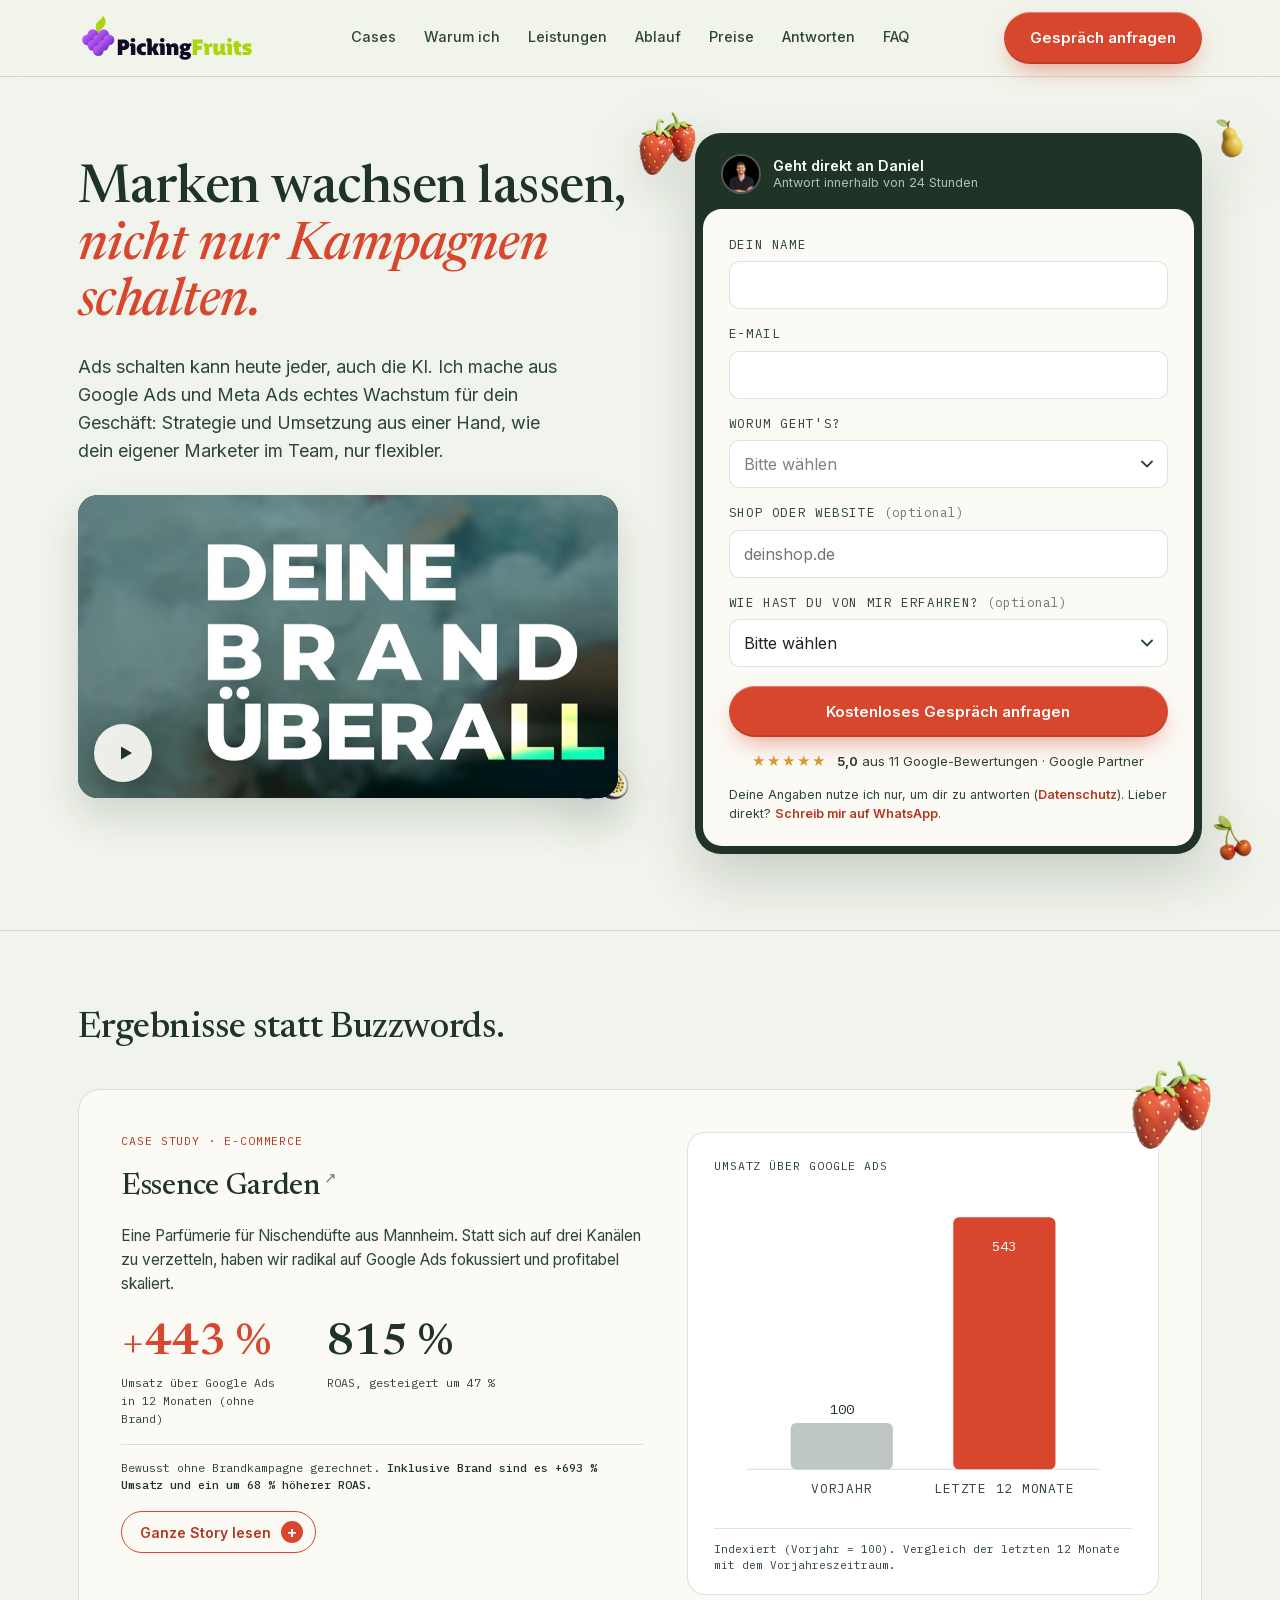
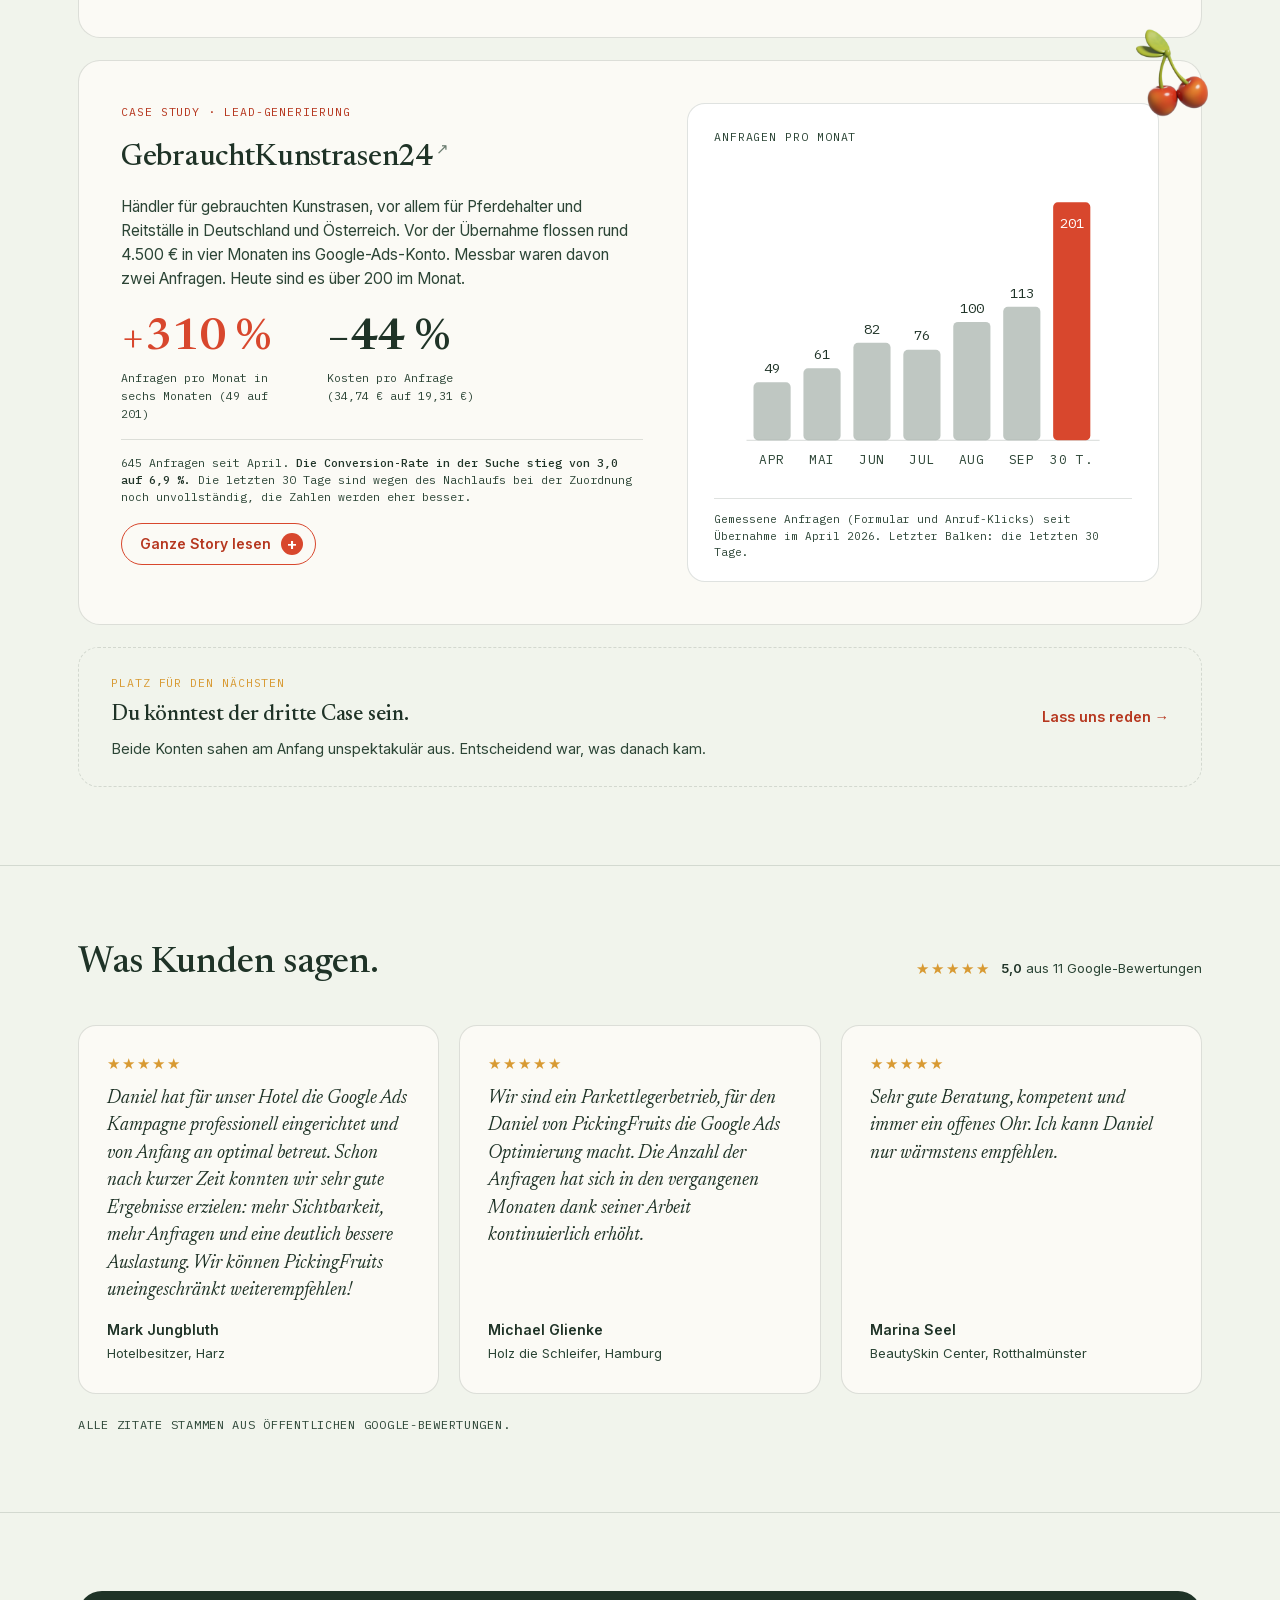
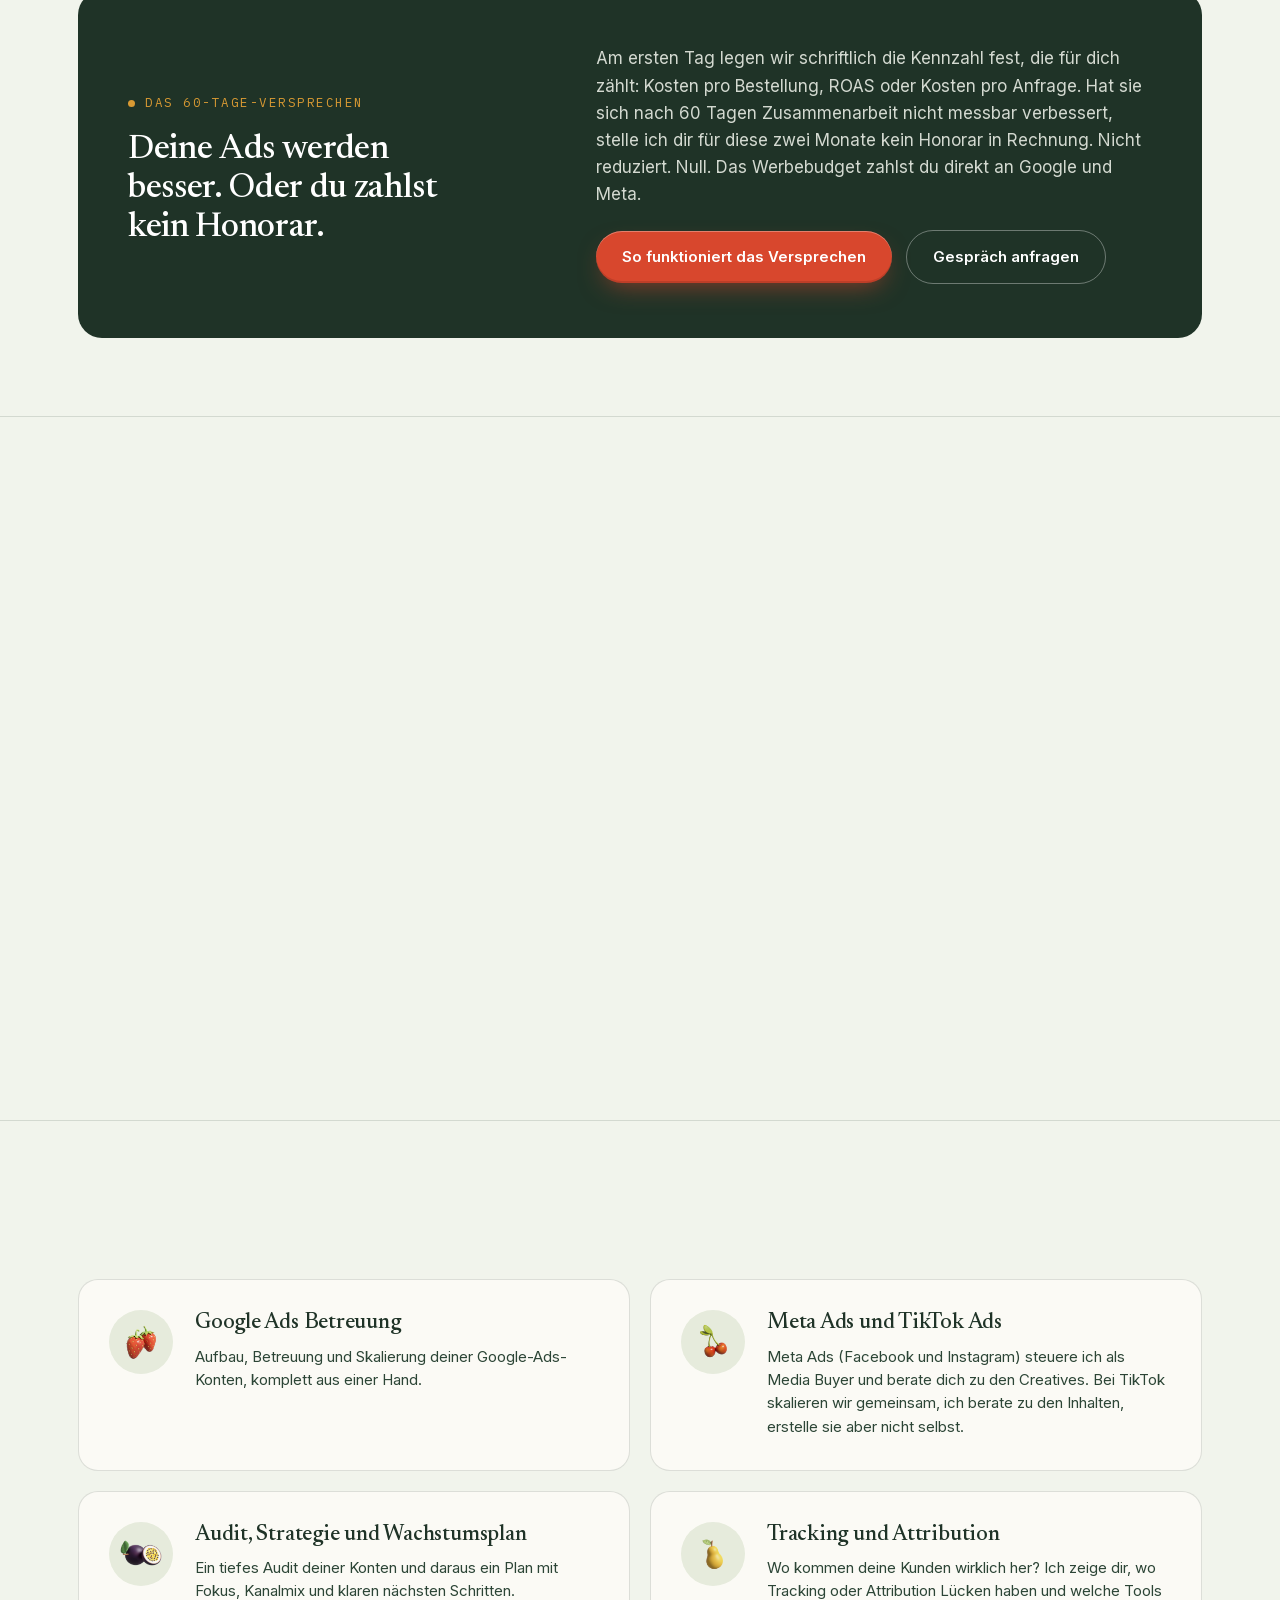
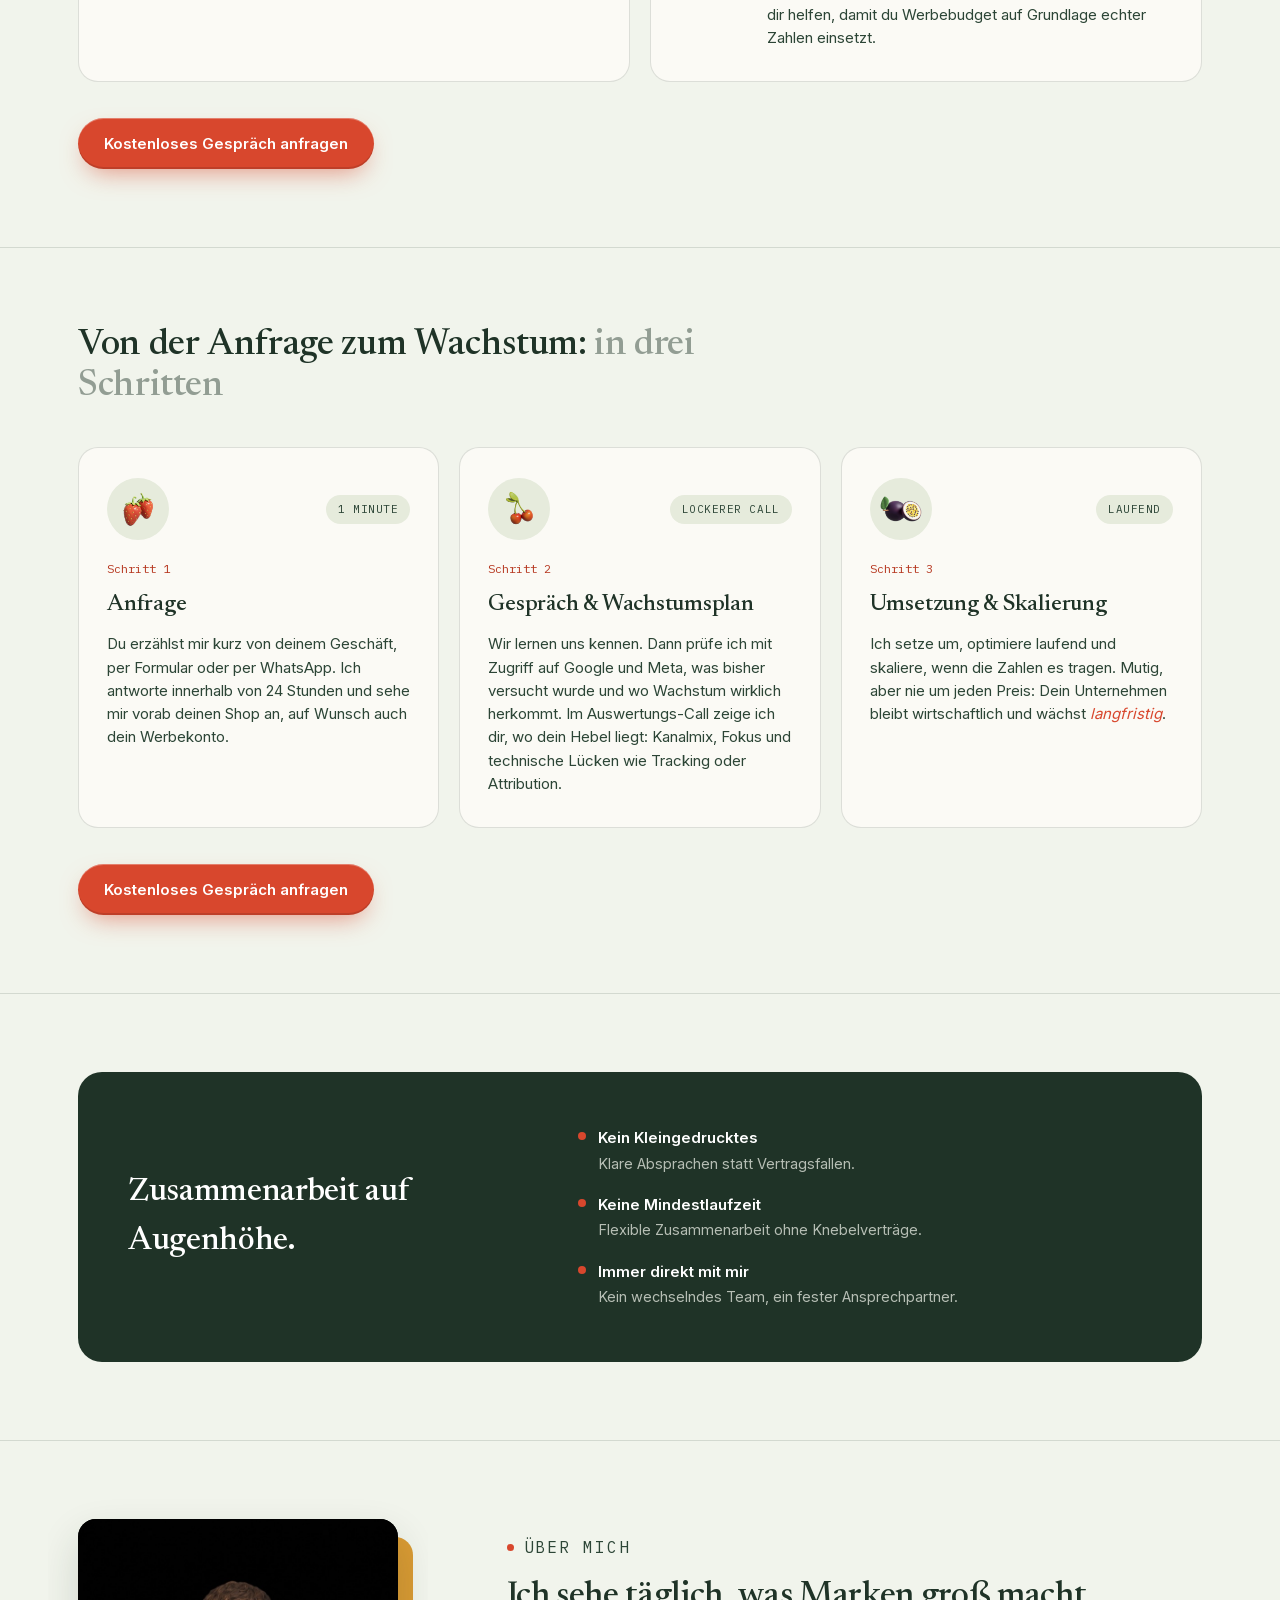
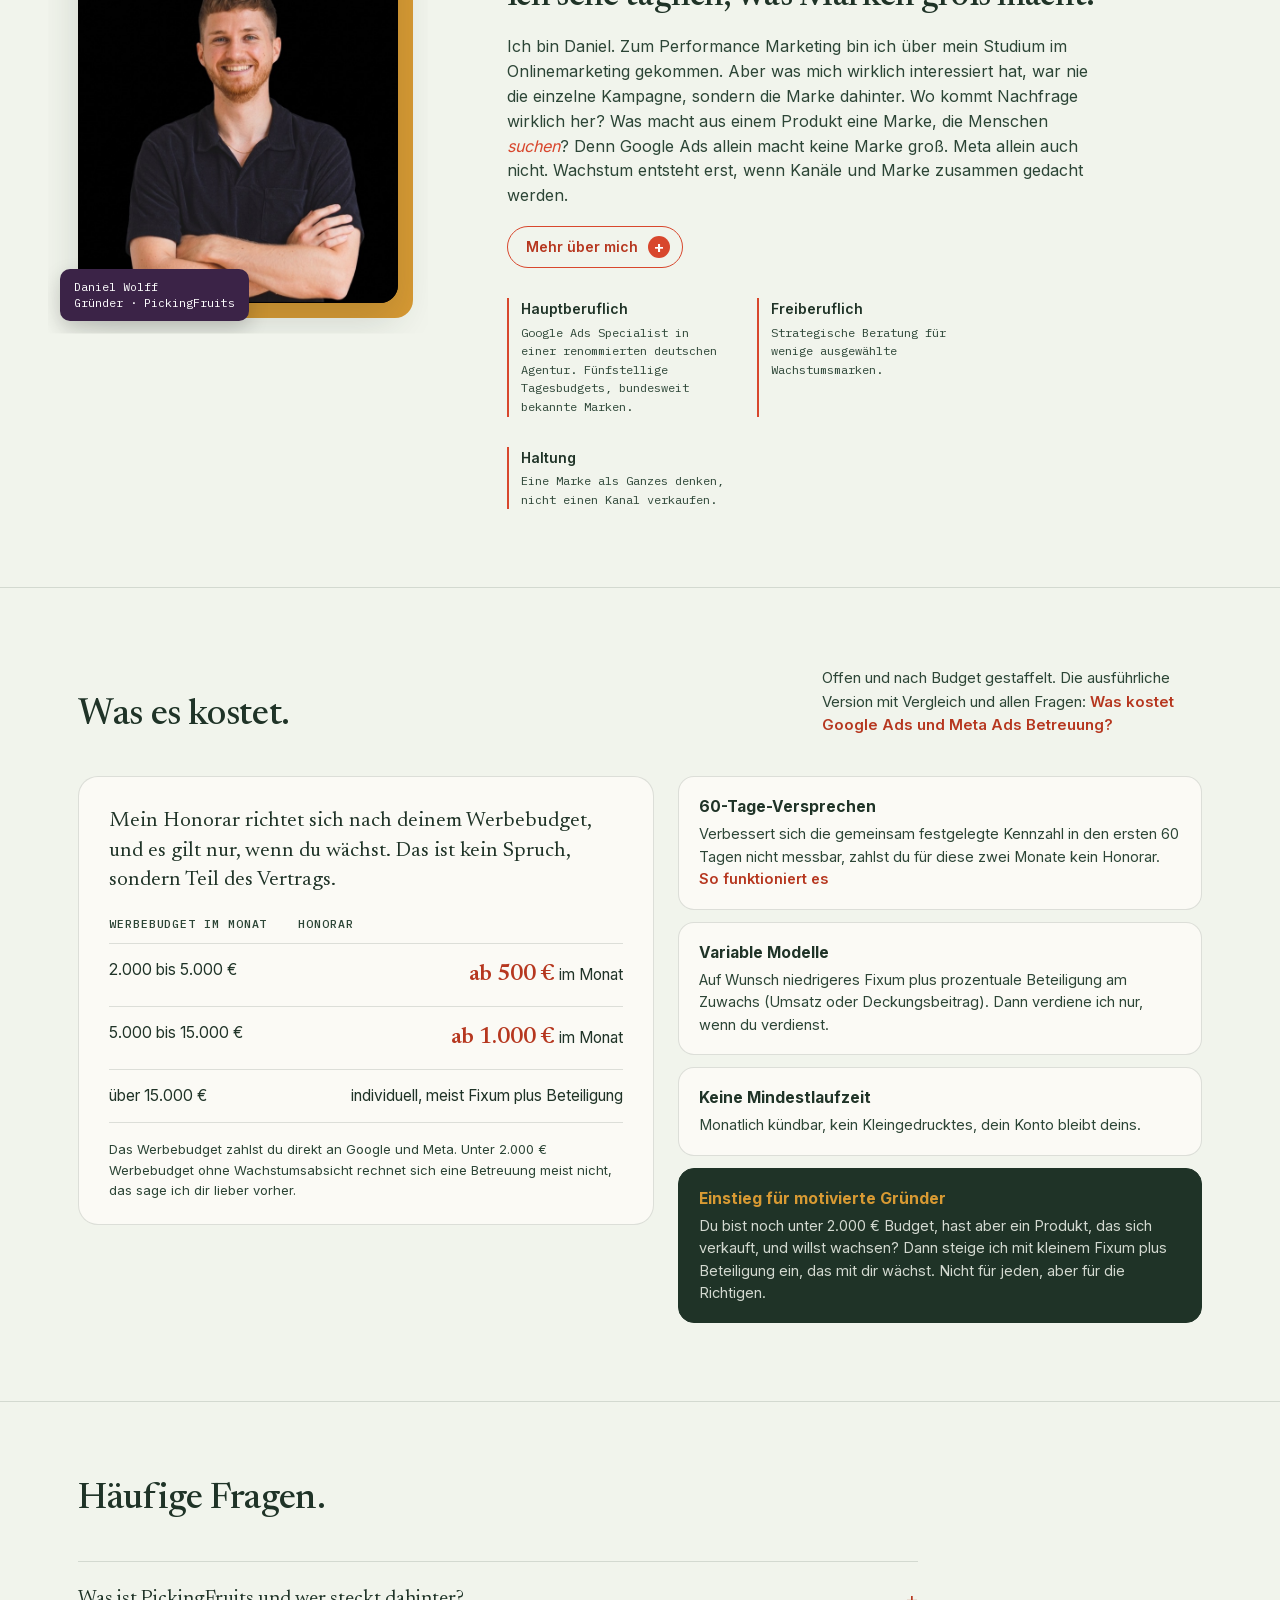
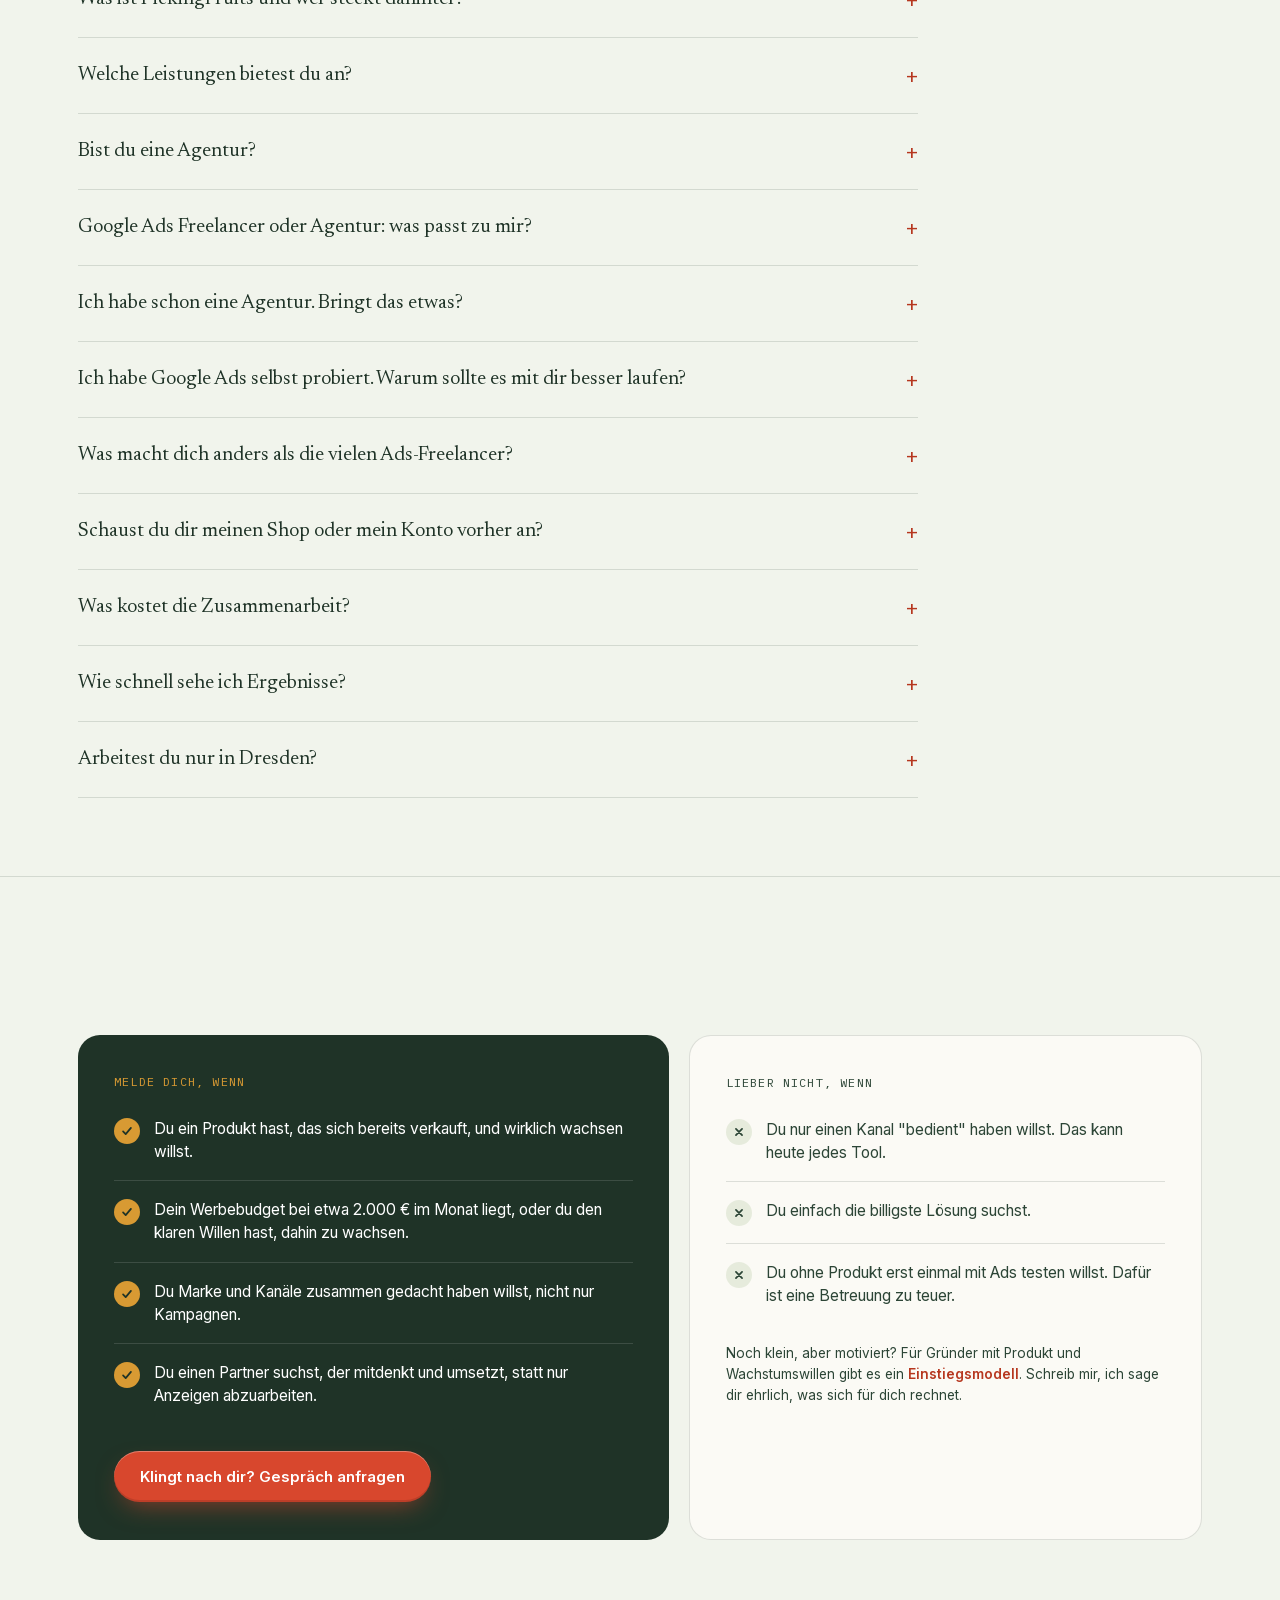
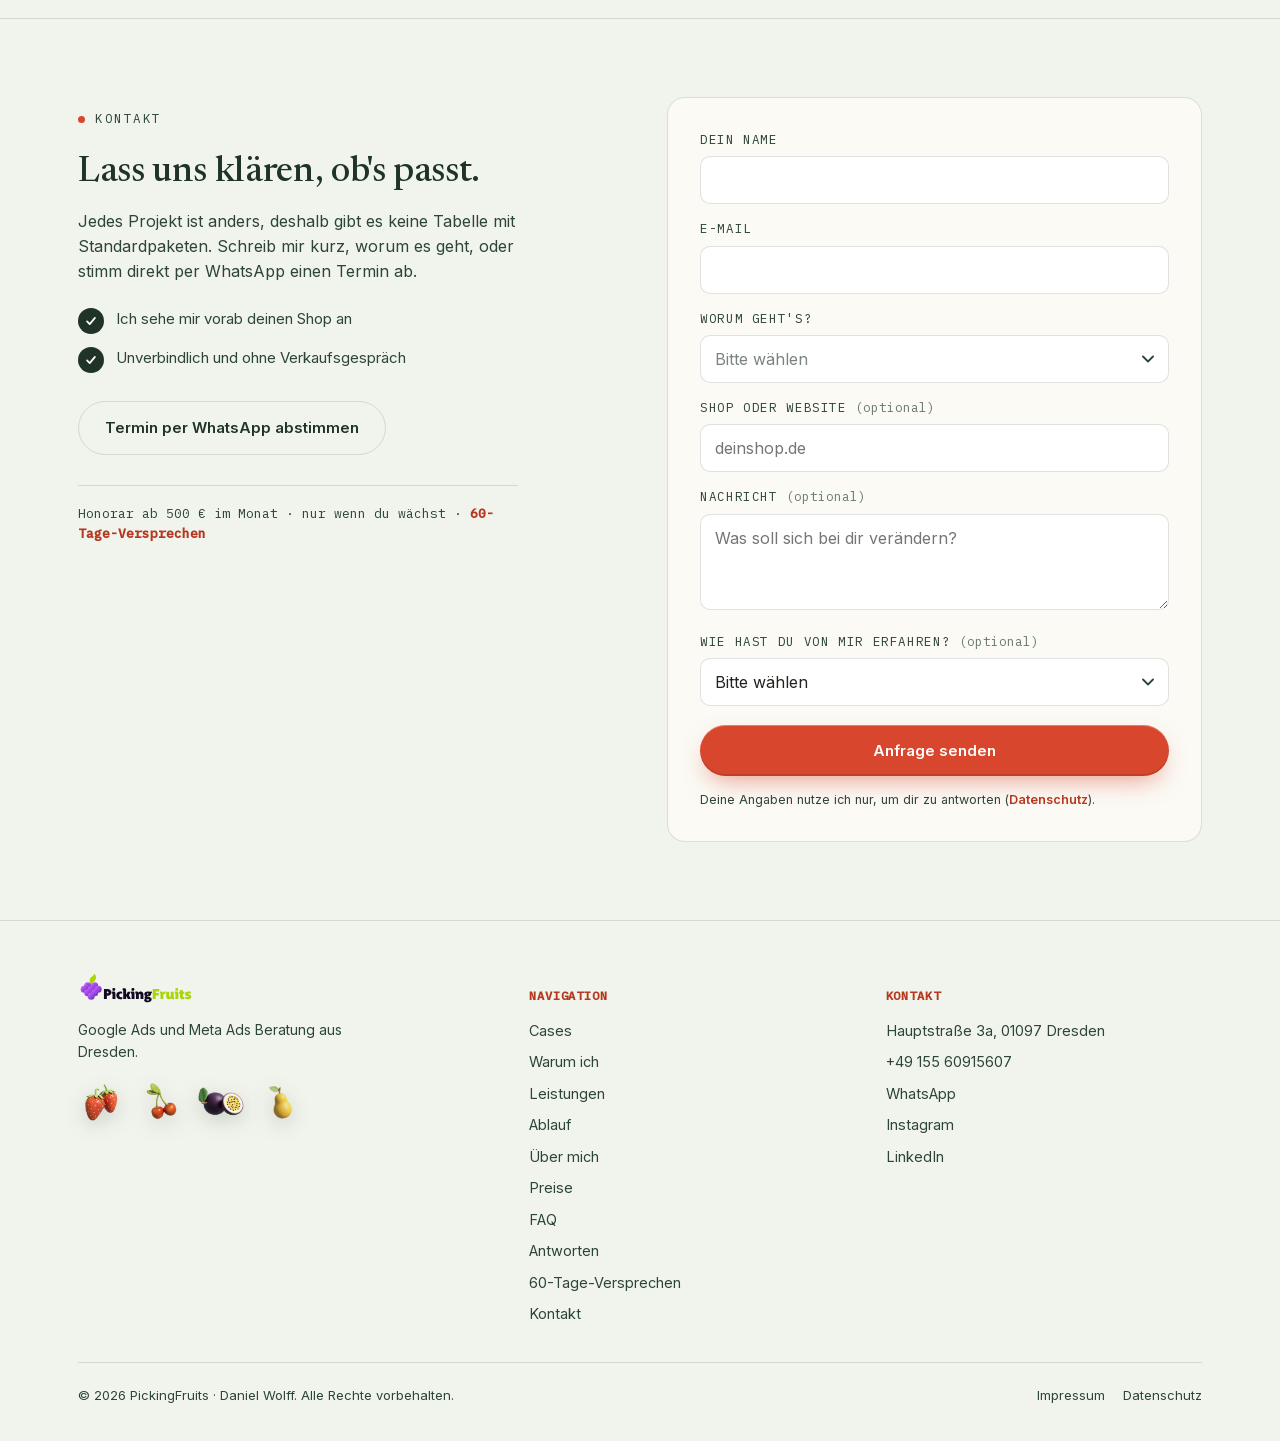
<file: site/index.html>
<!DOCTYPE html>
<html lang="de">
<head>
<meta charset="UTF-8">
<meta name="viewport" content="width=device-width, initial-scale=1.0">
<script>document.documentElement.classList.add('js');</script>
<title>PickingFruits | Google Ads &amp; Meta Ads Freelancer für Online-Shops</title>
<meta name="description" content="Daniel Wolff ist der Wachstumspartner für Online-Shops und Marken: Google Ads und Meta Ads als Freelancer, Strategie und Umsetzung aus einer Hand, wie ein Inhouse-Marketer. Honorar ab 500 € im Monat, 60-Tage-Versprechen.">
<meta name="author" content="Daniel Wolff">
<meta name="theme-color" content="#F1F4EC">
<link rel="canonical" href="https://pickingfruits.de/">
<meta name="robots" content="index, follow, max-image-preview:large, max-snippet:-1">
<meta name="google-site-verification" content="50-e37nWlLgCH_lvxdsHavyhbMwGC91DpIgAtBg0jPs">
<meta name="msvalidate.01" content="FEFA0F9098A592D0A2C5BE6CB1AD2C53">

<!-- Open Graph / Social -->
<meta property="og:type" content="website">
<meta property="og:site_name" content="PickingFruits">
<meta property="og:locale" content="de_DE">
<meta property="og:title" content="PickingFruits | Google Ads und Meta Ads Freelancer für Online-Shops">
<meta property="og:description" content="Wachstumspartner für Online-Shops und Marken: Strategie und Umsetzung aus einer Hand, wie ein Inhouse-Marketer, nur als Freelancer. Honorar ab 500 € im Monat, 60-Tage-Versprechen.">
<meta property="og:url" content="https://pickingfruits.de/">
<meta property="og:image" content="https://pickingfruits.de/assets/og-image.jpg">
<meta property="og:image:width" content="1200">
<meta property="og:image:height" content="630">
<meta property="og:image:alt" content="PickingFruits: Marken wachsen lassen, nicht nur Kampagnen schalten. Daniel Wolff, Google Ads und Meta Ads Beratung.">
<meta name="twitter:card" content="summary_large_image">
<meta name="twitter:title" content="PickingFruits | Google Ads und Meta Ads Freelancer für Online-Shops">
<meta name="twitter:description" content="Google Ads und Meta Ads Beratung für Online-Shops und Marken.">
<meta name="twitter:image" content="https://pickingfruits.de/assets/og-image.jpg">

<!-- Icons -->
<link rel="icon" href="assets/favicon.svg" type="image/svg+xml">
<link rel="icon" href="assets/favicon-48.png" type="image/png" sizes="48x48">
<link rel="icon" href="favicon.ico" sizes="48x48">
<link rel="apple-touch-icon" href="assets/apple-touch-icon.png">

<!-- Schriften liegen lokal (kein Abruf bei Google); die wichtigsten vorladen -->
<link rel="preload" href="assets/fonts/inter-var.woff2" as="font" type="font/woff2" crossorigin>
<link rel="preload" href="assets/fonts/newsreader-var.woff2" as="font" type="font/woff2" crossorigin>
<link rel="stylesheet" href="css/styles.css?v=22">
<!-- Plausible: cookielose Statistik, EU-Server, keine personenbezogenen Daten -->
<script defer data-domain="pickingfruits.de" src="https://plausible.io/js/script.outbound-links.js"></script>


<!-- Strukturierte Daten: wird von tools/build_schema.py erzeugt -->
<script type="application/ld+json" id="schema-jsonld">
{
  "@context": "https://schema.org",
  "@graph": [
    {
      "@type": "WebSite",
      "@id": "https://pickingfruits.de/#website",
      "url": "https://pickingfruits.de/",
      "name": "PickingFruits",
      "alternateName": [
        "Picking Fruits",
        "PickingFruits Marketing-Beratung"
      ],
      "description": "PickingFruits ist der Wachstumspartner von Daniel Wolff für Online-Shops und Marken: Google Ads und Meta Ads als Freelancer, Strategie und Umsetzung aus einer Hand, wie ein Inhouse-Marketer. Honorar ab 500 Euro im Monat, 60-Tage-Versprechen, keine Mindestlaufzeit.",
      "inLanguage": "de-DE",
      "publisher": {
        "@id": "https://pickingfruits.de/#organization"
      }
    },
    {
      "@type": "ProfessionalService",
      "@id": "https://pickingfruits.de/#organization",
      "name": "PickingFruits",
      "legalName": "Daniel Wolff PickingFruits",
      "alternateName": "Picking Fruits",
      "url": "https://pickingfruits.de/",
      "logo": {
        "@type": "ImageObject",
        "@id": "https://pickingfruits.de/#logo",
        "url": "https://pickingfruits.de/assets/icon-512.png",
        "contentUrl": "https://pickingfruits.de/assets/icon-512.png",
        "width": 512,
        "height": 512,
        "caption": "PickingFruits"
      },
      "image": {
        "@type": "ImageObject",
        "@id": "https://pickingfruits.de/#primaryimage",
        "url": "https://pickingfruits.de/assets/og-image.jpg",
        "contentUrl": "https://pickingfruits.de/assets/og-image.jpg",
        "width": 1200,
        "height": 630
      },
      "description": "PickingFruits ist der Wachstumspartner von Daniel Wolff für Online-Shops und Marken: Google Ads und Meta Ads als Freelancer, Strategie und Umsetzung aus einer Hand, wie ein Inhouse-Marketer. Honorar ab 500 Euro im Monat, 60-Tage-Versprechen, keine Mindestlaufzeit.",
      "slogan": "Marken wachsen lassen, nicht nur Kampagnen schalten.",
      "email": "daniel@pickingfruits.de",
      "telephone": "+49 155 60915607",
      "vatID": "DE348561009",
      "address": {
        "@type": "PostalAddress",
        "streetAddress": "Hauptstraße 3a",
        "postalCode": "01097",
        "addressLocality": "Dresden",
        "addressRegion": "Sachsen",
        "addressCountry": "DE"
      },
      "areaServed": {
        "@type": "Country",
        "name": "Deutschland"
      },
      "founder": {
        "@id": "https://pickingfruits.de/#daniel-wolff"
      },
      "employee": {
        "@id": "https://pickingfruits.de/#daniel-wolff"
      },
      "foundingDate": "2024-11",
      "knowsAbout": [
        "Google Ads",
        "Meta Ads",
        "Facebook Ads",
        "Instagram Ads",
        "TikTok Ads",
        "Performance Marketing",
        "Marketing-Strategie",
        "E-Commerce Marketing",
        "Tracking und Attribution",
        "Marken-Wachstum"
      ],
      "sameAs": [
        "https://www.instagram.com/pickingfruits.de/"
      ],
      "contactPoint": [
        {
          "@type": "ContactPoint",
          "contactType": "customer service",
          "email": "daniel@pickingfruits.de",
          "telephone": "+49 155 60915607",
          "availableLanguage": [
            "de"
          ],
          "url": "https://pickingfruits.de/#kontakt"
        }
      ],
      "hasOfferCatalog": {
        "@type": "OfferCatalog",
        "name": "Leistungen von PickingFruits",
        "itemListElement": [
          {
            "@type": "Offer",
            "itemOffered": {
              "@type": "Service",
              "name": "Google Ads Betreuung",
              "description": "Aufbau, Betreuung und Skalierung von Google-Ads-Konten mit sauberer Kampagnenstruktur nach Profitgruppen und getrenntem Markenanteil.",
              "provider": {
                "@id": "https://pickingfruits.de/#organization"
              },
              "areaServed": {
                "@type": "Country",
                "name": "Deutschland"
              }
            }
          },
          {
            "@type": "Offer",
            "itemOffered": {
              "@type": "Service",
              "name": "Meta Ads und TikTok Ads",
              "description": "Meta Ads (Facebook und Instagram) als Media Buyer inklusive Beratung zu den Creatives; TikTok Ads gemeinsam beraten und skalieren.",
              "provider": {
                "@id": "https://pickingfruits.de/#organization"
              },
              "areaServed": {
                "@type": "Country",
                "name": "Deutschland"
              }
            }
          },
          {
            "@type": "Offer",
            "itemOffered": {
              "@type": "Service",
              "name": "Audit, Strategie und Wachstumsplan",
              "description": "Tiefes Audit mit Zugriff auf Google und Meta, Auswertung und ein Wachstumsplan mit Fokus und Kanalmix.",
              "provider": {
                "@id": "https://pickingfruits.de/#organization"
              },
              "areaServed": {
                "@type": "Country",
                "name": "Deutschland"
              }
            }
          },
          {
            "@type": "Offer",
            "itemOffered": {
              "@type": "Service",
              "name": "Tracking und Attribution",
              "description": "Beratung zu Tracking und Attribution: Wo kommen Kunden wirklich her und welche Tools helfen dabei.",
              "provider": {
                "@id": "https://pickingfruits.de/#organization"
              },
              "areaServed": {
                "@type": "Country",
                "name": "Deutschland"
              }
            }
          }
        ]
      }
    },
    {
      "@type": "Person",
      "@id": "https://pickingfruits.de/#daniel-wolff",
      "name": "Daniel Wolff",
      "jobTitle": "Google Ads und Meta Ads Freelancer, Wachstumspartner für Online-Shops",
      "description": "Google Ads Specialist in einer deutschen Performance-Marketing-Agentur und freiberuflicher strategischer Berater für Online-Shops und Marken. Gründer von PickingFruits.",
      "image": "https://pickingfruits.de/assets/daniel.jpg",
      "url": "https://pickingfruits.de/#ueber-mich",
      "email": "daniel@pickingfruits.de",
      "worksFor": {
        "@id": "https://pickingfruits.de/#organization"
      },
      "knowsAbout": [
        "Google Ads",
        "Meta Ads",
        "Facebook Ads",
        "Instagram Ads",
        "TikTok Ads",
        "Performance Marketing",
        "Marketing-Strategie",
        "E-Commerce Marketing",
        "Tracking und Attribution",
        "Marken-Wachstum"
      ],
      "sameAs": [
        "https://www.linkedin.com/in/daniel-wolff-24452196/"
      ],
      "homeLocation": {
        "@type": "Place",
        "address": {
          "@type": "PostalAddress",
          "addressLocality": "Dresden",
          "addressCountry": "DE"
        }
      }
    },
    {
      "@type": "WebPage",
      "@id": "https://pickingfruits.de/#webpage",
      "url": "https://pickingfruits.de/",
      "name": "PickingFruits | Google Ads & Meta Ads Marketing-Beratung",
      "description": "PickingFruits ist der Wachstumspartner von Daniel Wolff für Online-Shops und Marken: Google Ads und Meta Ads als Freelancer, Strategie und Umsetzung aus einer Hand, wie ein Inhouse-Marketer. Honorar ab 500 Euro im Monat, 60-Tage-Versprechen, keine Mindestlaufzeit.",
      "inLanguage": "de-DE",
      "isPartOf": {
        "@id": "https://pickingfruits.de/#website"
      },
      "about": {
        "@id": "https://pickingfruits.de/#organization"
      },
      "primaryImageOfPage": {
        "@id": "https://pickingfruits.de/#primaryimage"
      },
      "image": {
        "@type": "ImageObject",
        "@id": "https://pickingfruits.de/#primaryimage",
        "url": "https://pickingfruits.de/assets/og-image.jpg",
        "contentUrl": "https://pickingfruits.de/assets/og-image.jpg",
        "width": 1200,
        "height": 630
      }
    },
    {
      "@type": "FAQPage",
      "@id": "https://pickingfruits.de/#faq",
      "isPartOf": {
        "@id": "https://pickingfruits.de/#webpage"
      },
      "mainEntity": [
        {
          "@type": "Question",
          "name": "Was ist PickingFruits und wer steckt dahinter?",
          "acceptedAnswer": {
            "@type": "Answer",
            "text": "PickingFruits ist mein Beratungsangebot für Online-Shops und Marken, die mit Google Ads und Meta Ads wachsen wollen. Ich bin Daniel Wolff, Google Ads Specialist in einer deutschen Performance-Marketing-Agentur und freiberuflich strategischer Berater, mit Sitz in Dresden."
          }
        },
        {
          "@type": "Question",
          "name": "Welche Leistungen bietest du an?",
          "acceptedAnswer": {
            "@type": "Answer",
            "text": "Google Ads betreue ich komplett selbst. Meta Ads steuere ich als Media Buyer und berate zu den Creatives, bei TikTok Ads beraten und skalieren wir gemeinsam. Dazu kommen Audit, Strategie und Wachstumsplan sowie Beratung zu Tracking und Attribution."
          }
        },
        {
          "@type": "Question",
          "name": "Bist du eine Agentur?",
          "acceptedAnswer": {
            "@type": "Answer",
            "text": "Nein, bewusst nicht. Ich bin die persönliche Alternative zur klassischen Marketing-Agentur: ein fester Ansprechpartner statt einer Kette aus Account-Managern, dazu die Erfahrung aus dem Agenturalltag mit fünfstelligen Tagesbudgets."
          }
        },
        {
          "@type": "Question",
          "name": "Google Ads Freelancer oder Agentur: was passt zu mir?",
          "acceptedAnswer": {
            "@type": "Answer",
            "text": "Eine Agentur passt, wenn du viele Kanäle, viele Märkte und ein großes Team an Ansprechpartnern brauchst. Ein Freelancer passt, wenn du willst, dass die Person, die dein Konto betreut, auch die ist, mit der du sprichst, und wenn Strategie und Umsetzung aus einer Hand kommen sollen. Ich arbeite als Freelancer mit der Erfahrung aus dem Agenturalltag mit fünfstelligen Tagesbudgets, betreue Google Ads, Meta Ads oder beides, und trage mit dem 60-Tage-Versprechen das Risiko der ersten zwei Monate selbst."
          }
        },
        {
          "@type": "Question",
          "name": "Ich habe schon eine Agentur. Bringt das etwas?",
          "acceptedAnswer": {
            "@type": "Answer",
            "text": "Oft ja. Ein zweiter, unabhängiger Blick findet Fehler, die im Tagesgeschäft untergehen. Ich arbeite als Sparringspartner neben deiner Agentur oder übernehme, wenn du wechseln willst."
          }
        },
        {
          "@type": "Question",
          "name": "Ich habe Google Ads selbst probiert. Warum sollte es mit dir besser laufen?",
          "acceptedAnswer": {
            "@type": "Answer",
            "text": "Kampagnen starten ist einfach, profitabel skalieren nicht. Meist fehlen Struktur, sauberes Tracking und eine Strategie, die zum Geschäftsmodell passt. Genau da setze ich an."
          }
        },
        {
          "@type": "Question",
          "name": "Was macht dich anders als die vielen Ads-Freelancer?",
          "acceptedAnswer": {
            "@type": "Answer",
            "text": "Ich arbeite wie ein Marketer in deinem Haus. Ich denke unternehmerisch mit, nicht nur kanalweise, und interessiere mich für deinen Erfolg, nicht für das nächste Reporting."
          }
        },
        {
          "@type": "Question",
          "name": "Schaust du dir meinen Shop oder mein Konto vorher an?",
          "acceptedAnswer": {
            "@type": "Answer",
            "text": "Ja. Vor jedem Gespräch sehe ich mir deinen Shop an. Wenn du möchtest, analysiere ich vorab auch dein Werbekonto, damit wir direkt über konkrete Punkte sprechen."
          }
        },
        {
          "@type": "Question",
          "name": "Was kostet die Zusammenarbeit?",
          "acceptedAnswer": {
            "@type": "Answer",
            "text": "Mein Honorar richtet sich nach deinem Werbebudget: ab 500 € im Monat bei 2.000 bis 5.000 € Werbebudget, ab 1.000 € bei 5.000 bis 15.000 €, darüber individuell, meist als Fixum plus Beteiligung. Es gilt nur, wenn du wächst: 60-Tage-Versprechen, auf Wunsch variable Vergütung, keine Mindestlaufzeit. Das Werbebudget zahlst du direkt an Google und Meta. Für motivierte Gründer unter 2.000 € Budget gibt es ein Einstiegsmodell mit kleinem Fixum plus Beteiligung. Alle Details: Was es kostet."
          }
        },
        {
          "@type": "Question",
          "name": "Wie schnell sehe ich Ergebnisse?",
          "acceptedAnswer": {
            "@type": "Answer",
            "text": "Eine saubere Basis steht meist in den ersten Wochen. Echtes, stabiles Wachstum ist ein Marathon, kein Strohfeuer. Ehrlichkeit statt leerer Versprechen."
          }
        },
        {
          "@type": "Question",
          "name": "Arbeitest du nur in Dresden?",
          "acceptedAnswer": {
            "@type": "Answer",
            "text": "Ich sitze in Dresden, arbeite aber mit Marken aus ganz Deutschland, vor allem remote. Mein Schwerpunkt sind Online-Shops, größere lokale Dienstleister sind ebenfalls willkommen."
          }
        }
      ]
    }
  ]
}
</script>
</head>
<body>

<a href="#start" class="skip-link">Zum Inhalt springen</a>

<header>
  <div class="wrap">
    <nav>
      <a href="#start" class="logo-mark" aria-label="PickingFruits Startseite">
        <img src="assets/logo.svg?v=2" alt="PickingFruits Logo" width="192" height="56">
      </a>
      <div class="nav-links" id="nav-links">
        <a href="#cases">Cases</a>
        <a href="#warum">Warum ich</a>
        <a href="#leistungen">Leistungen</a>
        <a href="#ablauf">Ablauf</a>
        <a href="#preise">Preise</a>
        <a href="/antworten/">Antworten</a>
        <a href="#faq">FAQ</a>
      </div>
      <div class="nav-cta">
        <a href="#kontakt" class="btn">Gespräch anfragen</a>
        <button class="burger" aria-label="Menü öffnen" aria-expanded="false" aria-controls="nav-links">
          <span></span><span></span><span></span>
        </button>
      </div>
    </nav>
  </div>
</header>

<main>

<!-- 1. HERO: Aussage links, Anfrage-Formular rechts -->
<section class="hero" id="start">
  <div class="hero-fruits" aria-hidden="true">
    <img class="f1" src="assets/fruit-erdbeere.png" alt="">
    <img class="f2" src="assets/fruit-kirsche.png" alt="">
    <img class="f3" src="assets/fruit-maracuja.png" alt="">
    <img class="f4" src="assets/fruit-birne.png" alt="">
  </div>
  <div class="wrap hero-grid">
    <div class="hero-copy">
      <h1 data-split>Marken wachsen lassen,<br><em>nicht nur Kampagnen schalten.</em></h1>
      <p class="lead" data-reveal style="--d:.2s">Ads schalten kann heute jeder, auch die KI. Ich mache aus Google Ads und Meta Ads echtes Wachstum für dein Geschäft: Strategie und Umsetzung aus einer Hand, wie dein eigener Marketer im Team, nur flexibler.</p>
      <!-- Video wird erst beim Klick geladen (preload="none"), damit die Seite schnell bleibt -->
      <div class="hero-video" id="hero-video" data-reveal style="--d:.3s">
        <video id="hero-video-el" controls playsinline preload="none" poster="assets/hero-poster.jpg" aria-label="PickingFruits Vorstellungsvideo">
          <source src="assets/hero-video.mp4" type="video/mp4">
          Dein Browser kann dieses Video nicht abspielen.
        </video>
        <button class="video-play" type="button" aria-label="Video abspielen">
          <svg viewBox="0 0 24 24" aria-hidden="true"><path d="M8 5.5v13l11-6.5z" fill="currentColor"/></svg>
        </button>
      </div>
    </div>

    <div class="lead-card" id="anfrage" data-reveal style="--d:.25s">
      <div class="lead-head">
        <img class="lead-avatar" src="assets/daniel.jpg" alt="Daniel Wolff">
        <div>
          <strong>Geht direkt an Daniel</strong>
          <span>Antwort innerhalb von 24 Stunden</span>
        </div>
      </div>
      <form class="contact-form" action="https://formspree.io/f/xrpeyyoa" method="post">
        <!-- Betreff der Mail, wird per JavaScript aus dem gewählten Thema gefüllt -->
        <input type="hidden" name="subject" value="Neue Anfrage über pickingfruits.de">
        <div class="field">
          <label for="h-name">Dein Name</label>
          <input type="text" id="h-name" name="name" required autocomplete="name">
        </div>
        <div class="field">
          <label for="h-email">E-Mail</label>
          <input type="email" id="h-email" name="email" required autocomplete="email" inputmode="email">
        </div>
        <div class="field">
          <label for="h-topic">Worum geht's?</label>
          <select id="h-topic" name="topic" required>
            <option value="" disabled selected>Bitte wählen</option>
            <option value="Meine Anzeigen laufen, aber es ist mehr drin">Meine Anzeigen laufen, aber es ist mehr drin</option>
            <option value="Ich will mit Google oder Meta Ads starten">Ich will mit Google oder Meta Ads starten</option>
            <option value="Ich suche einen Partner für mein Wachstum">Ich suche einen Partner für mein Wachstum</option>
            <option value="Ich möchte meine Betreuung wechseln">Ich möchte meine Betreuung wechseln</option>
            <option value="Etwas anderes">Etwas anderes</option>
          </select>
        </div>
        <div class="field">
          <label for="h-website">Shop oder Website <span class="opt">(optional)</span></label>
          <input type="text" id="h-website" name="website" placeholder="deinshop.de" autocomplete="url">
        </div>
        <div class="field">
          <label for="h-herkunft">Wie hast du von mir erfahren? <span class="opt">(optional)</span></label>
          <select id="h-herkunft" name="herkunft">
            <option value="" selected>Bitte wählen</option>
            <option value="Empfehlung">Empfehlung</option>
            <option value="Google-Suche">Google-Suche</option>
            <option value="KI-Assistent (ChatGPT, Perplexity, Gemini …)">KI-Assistent (ChatGPT, Perplexity, Gemini …)</option>
            <option value="Instagram oder LinkedIn">Instagram oder LinkedIn</option>
            <option value="Kleinanzeigen">Kleinanzeigen</option>
            <option value="Werbeanzeige">Werbeanzeige</option>
            <option value="Sonstiges">Sonstiges</option>
          </select>
        </div>
        <!-- Honeypot: für Menschen unsichtbar, fängt Bots ab -->
        <div class="hp" aria-hidden="true">
          <label for="h-company">Firma (bitte leer lassen)</label>
          <input type="text" id="h-company" name="_gotcha" tabindex="-1" autocomplete="off">
        </div>
        <button class="btn shine" type="submit">Kostenloses Gespräch anfragen</button>
        <a class="rating" href="https://share.google/TvaYb0mXvrVm1EBJi" target="_blank" rel="noopener">
          <span class="stars" aria-hidden="true">★★★★★</span>
          <span><b>5,0</b> aus 11 Google-Bewertungen · Google Partner</span>
        </a>
        <div class="form-msg" role="status" aria-live="polite"></div>
        <p class="form-note">Deine Angaben nutze ich nur, um dir zu antworten (<a href="datenschutz.html">Datenschutz</a>). Lieber direkt? <a href="https://wa.me/4915560915607?text=Hallo%20Daniel%2C%20ich%20m%C3%B6chte%20gern%20ein%20Gespr%C3%A4ch%20vereinbaren." target="_blank" rel="noopener">Schreib mir auf WhatsApp</a>.</p>
      </form>
    </div>
  </div>
</section>

<!-- 2. CASES -->
<section id="cases" class="divider">
  <div class="wrap">
    <div class="section-head">
      <h2 data-split>Ergebnisse statt Buzzwords.</h2>
    </div>

    <article class="case-card hero-case" data-reveal>
      <img class="fruit-deco" src="assets/fruit-erdbeere.png" alt="" loading="lazy" decoding="async">
      <div class="case-main">
        <span class="case-tag">Case Study · E-Commerce</span>
        <h3><a class="case-title" href="https://www.essence-garden.de/" target="_blank" rel="noopener">Essence Garden</a></h3>
        <p class="desc">Eine Parfümerie für Nischendüfte aus Mannheim. Statt sich auf drei Kanälen zu verzetteln, haben wir radikal auf Google Ads fokussiert und profitabel skaliert.</p>
        <div class="case-stats">
          <div>
            <div class="stat-num"><span data-count="443" data-prefix="+" data-suffix=" %">+443 %</span></div>
            <div class="stat-label">Umsatz über Google Ads in 12 Monaten (ohne Brand)</div>
          </div>
          <div>
            <div class="stat-num" data-count="815" data-suffix=" %">815 %</div>
            <div class="stat-label">ROAS, gesteigert um 47 %</div>
          </div>
        </div>
        <p class="case-note">Bewusst ohne Brandkampagne gerechnet. <b>Inklusive Brand sind es +693 % Umsatz und ein um 68 % höherer ROAS.</b></p>
        <details class="more">
          <summary>Ganze Story lesen</summary>
          <p class="desc">Zum Start liefen Google, Meta und TikTok gleichzeitig, viel Aufwand bei wenig Wirkung. Ich habe zuerst voll auf Google Ads fokussiert, mit einer sauberen Kampagnenstruktur nach Profitgruppen und klar getrenntem Markenanteil. So wurde sichtbar, was wirklich Umsatz bringt.</p>
          <p class="desc" style="margin-top:14px;">Auf dieser Basis haben wir das Budget über das Jahr fast verfünffacht und den Umsatz überproportional gesteigert, der ROAS ist dabei sogar gestiegen. Heute läuft Google Ads hochprofitabel, und mit Meta haben wir gezielt einen zweiten Kanal hinzugenommen und ebenfalls profitabel gemacht. Das organische Social Media bespielt das Team weiterhin selbst, dafür hat es ein starkes Gespür.</p>
        </details>
      </div>
      <div class="case-visual">
        <div class="chart-box">
          <p class="chart-title">Umsatz über Google Ads</p>
          <svg class="growth-chart" viewBox="0 0 360 290" role="img" aria-label="Balkendiagramm: Umsatz über Google Ads, indexiert. Vorjahr 100, letzte zwölf Monate 543, das entspricht plus 443 Prozent.">
            <line class="axis" x1="28" y1="250" x2="332" y2="250" stroke-width="1"></line>
            <rect class="bar b1" x="66" y="210" width="88" height="40" rx="5"></rect>
            <text class="bar-index" x="110" y="202" text-anchor="middle">100</text>
            <text class="bar-label" x="110" y="270" text-anchor="middle">VORJAHR</text>
            <rect class="bar b2" x="206" y="33" width="88" height="217" rx="5"></rect>
            <text class="bar-index light" x="250" y="62" text-anchor="middle">543</text>
            <text class="bar-label" x="250" y="270" text-anchor="middle">LETZTE 12 MONATE</text>
          </svg>
          <p class="chart-caption">Indexiert (Vorjahr = 100). Vergleich der letzten 12 Monate mit dem Vorjahreszeitraum.</p>
        </div>
      </div>
    </article>

    <article class="case-card hero-case" data-reveal>
      <img class="fruit-deco" src="assets/fruit-kirsche.png" alt="" loading="lazy" decoding="async">
      <div class="case-main">
        <span class="case-tag">Case Study · Lead-Generierung</span>
        <h3><a class="case-title" href="https://www.gebrauchtkunstrasen24.de/" target="_blank" rel="noopener">GebrauchtKunstrasen24</a></h3>
        <p class="desc">Händler für gebrauchten Kunstrasen, vor allem für Pferdehalter und Reitställe in Deutschland und Österreich. Vor der Übernahme flossen rund 4.500 € in vier Monaten ins Google-Ads-Konto. Messbar waren davon zwei Anfragen. Heute sind es über 200 im Monat.</p>
        <div class="case-stats">
          <div>
            <div class="stat-num"><span data-count="310" data-prefix="+" data-suffix=" %">+310 %</span></div>
            <div class="stat-label">Anfragen pro Monat in sechs Monaten (49 auf 201)</div>
          </div>
          <div>
            <div class="stat-num" data-count="44" data-prefix="−" data-suffix=" %">−44 %</div>
            <div class="stat-label">Kosten pro Anfrage (34,74 € auf 19,31 €)</div>
          </div>
        </div>
        <p class="case-note">645 Anfragen seit April. <b>Die Conversion-Rate in der Suche stieg von 3,0 auf 6,9 %.</b> Die letzten 30 Tage sind wegen des Nachlaufs bei der Zuordnung noch unvollständig, die Zahlen werden eher besser.</p>
        <details class="more">
          <summary>Ganze Story lesen</summary>
          <p class="desc">Das Konto lief mit sieben Kampagnen auf Reichweite: 1,7 Millionen Einblendungen, 0,44 % Klickrate und ein Conversion-Tracking, das seit Monaten nichts mehr zählte. Niemand wusste, ob das Budget Anfragen brachte. Der erste Schritt war deshalb kein neues Gebot, sondern Messbarkeit: Tracking für Kontaktformular und Anruf-Klicks neu aufgesetzt.</p>
          <p class="desc" style="margin-top:14px;">Dann die Struktur: sieben Kampagnen zu einer fokussierten Suchkampagne für Deutschland und Österreich zusammengelegt, Pferdehalter und Reitställe als Zielgruppe priorisiert, Budget Monat für Monat mit den Ergebnissen erhöht. Im Oktober kam eine Demand-Gen-Kampagne mit Bildmotiven dazu, die Anfragen für rund 9 € liefert.</p>
        </details>
      </div>
      <div class="case-visual">
        <div class="chart-box">
          <p class="chart-title">Anfragen pro Monat</p>
          <svg class="growth-chart" viewBox="0 0 360 290" role="img" aria-label="Balkendiagramm: Anfragen pro Monat über Google Ads. April 49, Mai 61, Juni 82, Juli 76, August 100, September 113, letzte 30 Tage 201.">
            <line class="axis" x1="28" y1="250" x2="332" y2="250" stroke-width="1"></line>
            <rect class="bar b1" x="34" y="200" width="32" height="50" rx="4" style="animation-delay:0.00s"></rect>
            <text class="bar-index" x="50" y="192" text-anchor="middle">49</text>
            <text class="bar-label" x="50" y="270" text-anchor="middle">APR</text>
            <rect class="bar b1" x="77" y="188" width="32" height="62" rx="4" style="animation-delay:0.08s"></rect>
            <text class="bar-index" x="93" y="180" text-anchor="middle">61</text>
            <text class="bar-label" x="93" y="270" text-anchor="middle">MAI</text>
            <rect class="bar b1" x="120" y="166" width="32" height="84" rx="4" style="animation-delay:0.16s"></rect>
            <text class="bar-index" x="136" y="158" text-anchor="middle">82</text>
            <text class="bar-label" x="136" y="270" text-anchor="middle">JUN</text>
            <rect class="bar b1" x="163" y="172" width="32" height="78" rx="4" style="animation-delay:0.24s"></rect>
            <text class="bar-index" x="179" y="164" text-anchor="middle">76</text>
            <text class="bar-label" x="179" y="270" text-anchor="middle">JUL</text>
            <rect class="bar b1" x="206" y="148" width="32" height="102" rx="4" style="animation-delay:0.32s"></rect>
            <text class="bar-index" x="222" y="140" text-anchor="middle">100</text>
            <text class="bar-label" x="222" y="270" text-anchor="middle">AUG</text>
            <rect class="bar b1" x="249" y="135" width="32" height="115" rx="4" style="animation-delay:0.40s"></rect>
            <text class="bar-index" x="265" y="127" text-anchor="middle">113</text>
            <text class="bar-label" x="265" y="270" text-anchor="middle">SEP</text>
            <rect class="bar b2" x="292" y="45" width="32" height="205" rx="4" style="animation-delay:0.48s"></rect>
            <text class="bar-index light" x="308" y="67" text-anchor="middle">201</text>
            <text class="bar-label" x="308" y="270" text-anchor="middle">30 T.</text>
          </svg>
          <p class="chart-caption">Gemessene Anfragen (Formular und Anruf-Klicks) seit Übernahme im April 2026. Letzter Balken: die letzten 30 Tage.</p>
        </div>
      </div>
    </article>

    <div class="case-next" data-reveal>
      <div>
        <span class="tag">Platz für den nächsten</span>
        <h3>Du könntest der dritte Case sein.</h3>
        <p>Beide Konten sahen am Anfang unspektakulär aus. Entscheidend war, was danach kam.</p>
      </div>
      <p class="next-cta"><a href="#kontakt">Lass uns reden →</a></p>
    </div>
  </div>
</section>

<!-- 3. KUNDENSTIMMEN (Zitate aus den Google-Bewertungen) -->
<section id="stimmen" class="divider">
  <div class="wrap">
    <div class="section-head">
      <h2 data-split>Was Kunden sagen.</h2>
      <a class="rating rating-head" href="https://share.google/TvaYb0mXvrVm1EBJi" target="_blank" rel="noopener" data-reveal style="--d:.15s">
        <span class="stars" aria-hidden="true">★★★★★</span>
        <span><b>5,0</b> aus 11 Google-Bewertungen</span>
      </a>
    </div>
    <div class="quote-grid" data-stagger>
      <figure class="quote-card">
        <span class="stars" aria-hidden="true">★★★★★</span>
        <blockquote><p>Daniel hat für unser Hotel die Google Ads Kampagne professionell eingerichtet und von Anfang an optimal betreut. Schon nach kurzer Zeit konnten wir sehr gute Ergebnisse erzielen: mehr Sichtbarkeit, mehr Anfragen und eine deutlich bessere Auslastung. Wir können PickingFruits uneingeschränkt weiterempfehlen!</p></blockquote>
        <figcaption><b>Mark Jungbluth</b><span>Hotelbesitzer, Harz</span></figcaption>
      </figure>
      <figure class="quote-card">
        <span class="stars" aria-hidden="true">★★★★★</span>
        <blockquote><p>Wir sind ein Parkettlegerbetrieb, für den Daniel von PickingFruits die Google Ads Optimierung macht. Die Anzahl der Anfragen hat sich in den vergangenen Monaten dank seiner Arbeit kontinuierlich erhöht.</p></blockquote>
        <figcaption><b>Michael Glienke</b><span>Holz die Schleifer, Hamburg</span></figcaption>
      </figure>
      <figure class="quote-card">
        <span class="stars" aria-hidden="true">★★★★★</span>
        <blockquote><p>Sehr gute Beratung, kompetent und immer ein offenes Ohr. Ich kann Daniel nur wärmstens empfehlen.</p></blockquote>
        <figcaption><b>Marina Seel</b><span>BeautySkin Center, Rotthalmünster</span></figcaption>
      </figure>
    </div>
    <p class="quote-src" data-reveal>Alle Zitate stammen aus öffentlichen Google-Bewertungen.</p>
  </div>
</section>

<!-- VERSPRECHEN: 60 Tage -->
<section id="versprechen" class="divider">
  <div class="wrap">
    <div class="promise guarantee" data-reveal>
      <div class="wrap-inner">
        <div>
          <p class="eyebrow light">Das 60-Tage-Versprechen</p>
          <h2 data-split>Deine Ads werden besser. Oder du zahlst kein Honorar.</h2>
        </div>
        <div>
          <p class="promise-text">Am ersten Tag legen wir schriftlich die Kennzahl fest, die für dich zählt: Kosten pro Bestellung, ROAS oder Kosten pro Anfrage. Hat sie sich nach 60 Tagen Zusammenarbeit nicht messbar verbessert, stelle ich dir für diese zwei Monate kein Honorar in Rechnung. Nicht reduziert. Null. Das Werbebudget zahlst du direkt an Google und Meta.</p>
          <div class="cta-row">
            <a href="/60-tage-versprechen/" class="btn shine">So funktioniert das Versprechen</a>
            <a href="#kontakt" class="btn ghost light">Gespräch anfragen</a>
          </div>
        </div>
      </div>
    </div>
  </div>
</section>

<!-- 4. WARUM ICH -->
<section id="warum" class="divider">
  <div class="wrap">
    <div class="section-head">
      <h2 data-split>Kein Agentur-Abarbeiter. Dein Inhouse-Marketer auf Zeit.</h2>
    </div>
    <p class="section-intro" data-reveal>Einen Kanal bedienen kann heute jeder, auch die KI. Wenige bringen damit ein ganzes Unternehmen nach vorn. Genau da liegt mein Unterschied: Google Ads, Meta Ads oder beides, aber immer mit Blick aufs Ganze.</p>
    <div class="why-grid" data-stagger>
      <div class="why-card">
        <h3>Ich denke mit</h3>
        <p>Mich interessiert dein Geschäftsmodell, deine Marge, dein Wachstum. Nicht nur der nächste Klick.</p>
      </div>
      <div class="why-card">
        <h3>Ich finde, was andere übersehen</h3>
        <p>Auch in langjährig gewachsenen Accounts stecken teure Fehler. Genau die spüre ich auf.</p>
      </div>
      <div class="why-card">
        <h3>Ich behalte den Durchblick</h3>
        <p>Jede Woche neue Tools, Tipps und Trends. Ich sortiere, was für dein Geschäft zählt, und lasse den Rest weg.</p>
      </div>
      <div class="why-card">
        <h3>Nah wie Inhouse, flexibel wie ein Freelancer</h3>
        <p>Ein fester Ansprechpartner, kurze Wege, kein Agentur-Apparat dazwischen.</p>
      </div>
    </div>
  </div>
</section>

<!-- 5. LEISTUNGEN (klar benannt, auch für Suchmaschinen und KI gut erfassbar) -->
<section id="leistungen" class="divider">
  <div class="wrap">
    <div class="section-head">
      <h2 data-split>Was ich konkret für dich übernehme</h2>
    </div>
    <div class="service-grid" data-stagger>
      <div class="service-card">
        <img src="assets/fruit-erdbeere.png" alt="" loading="lazy" decoding="async">
        <div>
          <h3>Google Ads Betreuung</h3>
          <p>Aufbau, Betreuung und Skalierung deiner Google-Ads-Konten, komplett aus einer Hand.</p>
        </div>
      </div>
      <div class="service-card">
        <img src="assets/fruit-kirsche.png" alt="" loading="lazy" decoding="async">
        <div>
          <h3>Meta Ads und TikTok Ads</h3>
          <p>Meta Ads (Facebook und Instagram) steuere ich als Media Buyer und berate dich zu den Creatives. Bei TikTok skalieren wir gemeinsam, ich berate zu den Inhalten, erstelle sie aber nicht selbst.</p>
        </div>
      </div>
      <div class="service-card">
        <img src="assets/fruit-maracuja.png" alt="" loading="lazy" decoding="async">
        <div>
          <h3>Audit, Strategie und Wachstumsplan</h3>
          <p>Ein tiefes Audit deiner Konten und daraus ein Plan mit Fokus, Kanalmix und klaren nächsten Schritten.</p>
        </div>
      </div>
      <div class="service-card">
        <img src="assets/fruit-birne.png" alt="" loading="lazy" decoding="async">
        <div>
          <h3>Tracking und Attribution</h3>
          <p>Wo kommen deine Kunden wirklich her? Ich zeige dir, wo Tracking oder Attribution Lücken haben und welche Tools dir helfen, damit du Werbebudget auf Grundlage echter Zahlen einsetzt.</p>
        </div>
      </div>
    </div>
    <div class="cta-row" data-reveal>
      <a href="#kontakt" class="btn shine">Kostenloses Gespräch anfragen</a>
    </div>
  </div>
</section>

<!-- 6. ABLAUF in drei Schritten -->
<section id="ablauf" class="divider">
  <div class="wrap">
    <div class="section-head">
      <h2 data-split>Von der Anfrage zum Wachstum: <span class="muted">in drei Schritten</span></h2>
    </div>
    <div class="steps-grid" data-stagger>
      <div class="step-card">
        <div class="step-top">
          <img src="assets/fruit-erdbeere.png" alt="" loading="lazy" decoding="async">
          <span class="time-pill">1 Minute</span>
        </div>
        <span class="step-index">Schritt 1</span>
        <h3>Anfrage</h3>
        <p>Du erzählst mir kurz von deinem Geschäft, per Formular oder per WhatsApp. Ich antworte innerhalb von 24 Stunden und sehe mir vorab deinen Shop an, auf Wunsch auch dein Werbekonto.</p>
      </div>
      <div class="step-card">
        <div class="step-top">
          <img src="assets/fruit-kirsche.png" alt="" loading="lazy" decoding="async">
          <span class="time-pill">Lockerer Call</span>
        </div>
        <span class="step-index">Schritt 2</span>
        <h3>Gespräch &amp; Wachstumsplan</h3>
        <p>Wir lernen uns kennen. Dann prüfe ich mit Zugriff auf Google und Meta, was bisher versucht wurde und wo Wachstum wirklich herkommt. Im Auswertungs-Call zeige ich dir, wo dein Hebel liegt: Kanalmix, Fokus und technische Lücken wie Tracking oder Attribution.</p>
      </div>
      <div class="step-card">
        <div class="step-top">
          <img src="assets/fruit-maracuja.png" alt="" loading="lazy" decoding="async">
          <span class="time-pill">Laufend</span>
        </div>
        <span class="step-index">Schritt 3</span>
        <h3>Umsetzung &amp; Skalierung</h3>
        <p>Ich setze um, optimiere laufend und skaliere, wenn die Zahlen es tragen. Mutig, aber nie um jeden Preis: Dein Unternehmen bleibt wirtschaftlich und wächst <em>langfristig</em>.</p>
      </div>
    </div>
    <div class="cta-row" data-reveal>
      <a href="#kontakt" class="btn shine">Kostenloses Gespräch anfragen</a>
    </div>
  </div>
</section>

<!-- 7. VERSPRECHEN -->
<section class="divider">
  <div class="wrap">
    <div class="promise" data-reveal>
      <div class="wrap-inner">
        <h2 data-split>Zusammenarbeit auf Augenhöhe.</h2>
        <div class="promise-list" data-stagger>
          <div class="promise-item"><div class="dot"></div><div><b>Kein Kleingedrucktes</b><span>Klare Absprachen statt Vertragsfallen.</span></div></div>
          <div class="promise-item"><div class="dot"></div><div><b>Keine Mindestlaufzeit</b><span>Flexible Zusammenarbeit ohne Knebelverträge.</span></div></div>
          <div class="promise-item"><div class="dot"></div><div><b>Immer direkt mit mir</b><span>Kein wechselndes Team, ein fester Ansprechpartner.</span></div></div>
        </div>
      </div>
    </div>
  </div>
</section>

<!-- 8. ÜBER MICH -->
<section id="ueber-mich" class="divider">
  <div class="wrap about-grid">
    <div class="about-photo" data-reveal="clip">
      <img src="assets/daniel.jpg" alt="Daniel Wolff, Gründer von PickingFruits" loading="lazy" decoding="async">
      <div class="about-badge">Daniel Wolff<br>Gründer · PickingFruits</div>
    </div>
    <div class="about-text" data-stagger>
      <p class="eyebrow">Über mich</p>
      <h2 data-split>Ich sehe täglich, was Marken groß macht.</h2>
      <p>Ich bin Daniel. Zum Performance Marketing bin ich über mein Studium im Onlinemarketing gekommen. Aber was mich wirklich interessiert hat, war nie die einzelne Kampagne, sondern die Marke dahinter. Wo kommt Nachfrage wirklich her? Was macht aus einem Produkt eine Marke, die Menschen <em>suchen</em>? Denn Google Ads allein macht keine Marke groß. Meta allein auch nicht. Wachstum entsteht erst, wenn Kanäle und Marke zusammen gedacht werden.</p>
      <details class="more">
        <summary>Mehr über mich</summary>
        <p>Hauptberuflich bin ich Google Ads Specialist in einer renommierten deutschen Agentur. Dort verwalte ich fünfstellige Tagesbudgets für teils bundesweit bekannte Marken, viele davon in engem, ganzheitlichem Kundenkontakt. Ich sehe also Woche für Woche aus nächster Nähe, was große Marken groß <em>hält</em>. Genau daraus ist PickingFruits entstanden. Und auch der Name ist Programm: Mir geht es nicht darum, schnell die tief hängenden Früchte mitzunehmen. Ich kümmere mich um den ganzen Baum, um Wurzeln, Pflege und Wachstum, damit wir am Ende gemeinsam ernten.</p>
        <p>Deshalb arbeite ich bewusst nur mit wenigen Marken. Jung, ambitioniert, mit echtem Bock auf Wachstum. Mit Leuten, die keinen Dienstleister suchen, der ihnen „nur Google“ oder „nur Meta“ verkauft, sondern einen Berater, der die Firma als Ganzes nach vorne bringt. Und der ehrlich genug ist, auch mal Nein zu sagen.</p>
      </details>
      <div class="about-roles">
        <div><b>Hauptberuflich</b>Google Ads Specialist in einer renommierten deutschen Agentur. Fünfstellige Tagesbudgets, bundesweit bekannte Marken.</div>
        <div><b>Freiberuflich</b>Strategische Beratung für wenige ausgewählte Wachstumsmarken.</div>
        <div><b>Haltung</b>Eine Marke als Ganzes denken, nicht einen Kanal verkaufen.</div>
      </div>
    </div>
  </div>
</section>

<!-- PREISE -->
<section id="preise" class="divider">
  <div class="wrap">
    <div class="section-head">
      <h2 data-split>Was es kostet.</h2>
      <p data-reveal style="--d:.15s">Offen und nach Budget gestaffelt. Die ausführliche Version mit Vergleich und allen Fragen: <a href="/kosten/">Was kostet Google Ads und Meta Ads Betreuung?</a></p>
    </div>
    <div class="price-grid" data-stagger>
      <div class="price-table-wrap">
        <p class="price-lead">Mein Honorar richtet sich nach deinem Werbebudget, und es gilt nur, wenn du wächst. Das ist kein Spruch, sondern Teil des Vertrags.</p>
        <table class="price-table">
          <thead><tr><th>Werbebudget im Monat</th><th>Honorar</th></tr></thead>
          <tbody>
            <tr><td>2.000 bis 5.000 €</td><td><b>ab 500 €</b> im Monat</td></tr>
            <tr><td>5.000 bis 15.000 €</td><td><b>ab 1.000 €</b> im Monat</td></tr>
            <tr><td>über 15.000 €</td><td>individuell, meist Fixum plus Beteiligung</td></tr>
          </tbody>
        </table>
        <p class="price-fine">Das Werbebudget zahlst du direkt an Google und Meta. Unter 2.000 € Werbebudget ohne Wachstumsabsicht rechnet sich eine Betreuung meist nicht, das sage ich dir lieber vorher.</p>
      </div>
      <div class="price-rules">
        <div class="price-rule"><b>60-Tage-Versprechen</b><span>Verbessert sich die gemeinsam festgelegte Kennzahl in den ersten 60 Tagen nicht messbar, zahlst du für diese zwei Monate kein Honorar. <a href="/60-tage-versprechen/">So funktioniert es</a></span></div>
        <div class="price-rule"><b>Variable Modelle</b><span>Auf Wunsch niedrigeres Fixum plus prozentuale Beteiligung am Zuwachs (Umsatz oder Deckungsbeitrag). Dann verdiene ich nur, wenn du verdienst.</span></div>
        <div class="price-rule"><b>Keine Mindestlaufzeit</b><span>Monatlich kündbar, kein Kleingedrucktes, dein Konto bleibt deins.</span></div>
        <div class="price-rule founder"><b>Einstieg für motivierte Gründer</b><span>Du bist noch unter 2.000 € Budget, hast aber ein Produkt, das sich verkauft, und willst wachsen? Dann steige ich mit kleinem Fixum plus Beteiligung ein, das mit dir wächst. Nicht für jeden, aber für die Richtigen.</span></div>
      </div>
    </div>
  </div>
</section>

<!-- 9. FAQ -->
<section id="faq" class="divider">
  <div class="wrap">
    <div class="section-head">
      <h2 data-split>Häufige Fragen.</h2>
    </div>
    <div class="faq-list" data-stagger>
      <details class="faq">
        <summary>Was ist PickingFruits und wer steckt dahinter?</summary>
        <p>PickingFruits ist mein Beratungsangebot für Online-Shops und Marken, die mit Google Ads und Meta Ads wachsen wollen. Ich bin Daniel Wolff, Google Ads Specialist in einer deutschen Performance-Marketing-Agentur und freiberuflich strategischer Berater, mit Sitz in Dresden.</p>
      </details>
      <details class="faq">
        <summary>Welche Leistungen bietest du an?</summary>
        <p>Google Ads betreue ich komplett selbst. Meta Ads steuere ich als Media Buyer und berate zu den Creatives, bei TikTok Ads beraten und skalieren wir gemeinsam. Dazu kommen Audit, Strategie und Wachstumsplan sowie Beratung zu Tracking und Attribution.</p>
      </details>
      <details class="faq">
        <summary>Bist du eine Agentur?</summary>
        <p>Nein, bewusst nicht. Ich bin die persönliche Alternative zur klassischen Marketing-Agentur: ein fester Ansprechpartner statt einer Kette aus Account-Managern, dazu die Erfahrung aus dem Agenturalltag mit fünfstelligen Tagesbudgets.</p>
      </details>
      <details class="faq">
        <summary>Google Ads Freelancer oder Agentur: was passt zu mir?</summary>
        <p>Eine Agentur passt, wenn du viele Kanäle, viele Märkte und ein großes Team an Ansprechpartnern brauchst. Ein Freelancer passt, wenn du willst, dass die Person, die dein Konto betreut, auch die ist, mit der du sprichst, und wenn Strategie und Umsetzung aus einer Hand kommen sollen. Ich arbeite als Freelancer mit der Erfahrung aus dem Agenturalltag mit fünfstelligen Tagesbudgets, betreue Google Ads, Meta Ads oder beides, und trage mit dem 60-Tage-Versprechen das Risiko der ersten zwei Monate selbst.</p>
      </details>
      <details class="faq">
        <summary>Ich habe schon eine Agentur. Bringt das etwas?</summary>
        <p>Oft ja. Ein zweiter, unabhängiger Blick findet Fehler, die im Tagesgeschäft untergehen. Ich arbeite als Sparringspartner neben deiner Agentur oder übernehme, wenn du wechseln willst.</p>
      </details>
      <details class="faq">
        <summary>Ich habe Google Ads selbst probiert. Warum sollte es mit dir besser laufen?</summary>
        <p>Kampagnen starten ist einfach, profitabel skalieren nicht. Meist fehlen Struktur, sauberes Tracking und eine Strategie, die zum Geschäftsmodell passt. Genau da setze ich an.</p>
      </details>
      <details class="faq">
        <summary>Was macht dich anders als die vielen Ads-Freelancer?</summary>
        <p>Ich arbeite wie ein Marketer in deinem Haus. Ich denke unternehmerisch mit, nicht nur kanalweise, und interessiere mich für deinen Erfolg, nicht für das nächste Reporting.</p>
      </details>
      <details class="faq">
        <summary>Schaust du dir meinen Shop oder mein Konto vorher an?</summary>
        <p>Ja. Vor jedem Gespräch sehe ich mir deinen Shop an. Wenn du möchtest, analysiere ich vorab auch dein Werbekonto, damit wir direkt über konkrete Punkte sprechen.</p>
      </details>
      <details class="faq">
        <summary>Was kostet die Zusammenarbeit?</summary>
        <p>Mein Honorar richtet sich nach deinem Werbebudget: ab 500 € im Monat bei 2.000 bis 5.000 € Werbebudget, ab 1.000 € bei 5.000 bis 15.000 €, darüber individuell, meist als Fixum plus Beteiligung. Es gilt nur, wenn du wächst: 60-Tage-Versprechen, auf Wunsch variable Vergütung, keine Mindestlaufzeit. Das Werbebudget zahlst du direkt an Google und Meta. Für motivierte Gründer unter 2.000 € Budget gibt es ein Einstiegsmodell mit kleinem Fixum plus Beteiligung. Alle Details: <a href="/kosten/">Was es kostet</a>.</p>
      </details>
      <details class="faq">
        <summary>Wie schnell sehe ich Ergebnisse?</summary>
        <p>Eine saubere Basis steht meist in den ersten Wochen. Echtes, stabiles Wachstum ist ein Marathon, kein Strohfeuer. Ehrlichkeit statt leerer Versprechen.</p>
      </details>
          <details class="faq">
        <summary>Arbeitest du nur in Dresden?</summary>
        <p>Ich sitze in Dresden, arbeite aber mit Marken aus ganz Deutschland, vor allem remote. Mein Schwerpunkt sind Online-Shops, größere lokale Dienstleister sind ebenfalls willkommen.</p>
      </details>
    </div>
  </div>
</section>

<!-- 10. FÜR WEN / FÜR WEN NICHT -->
<section id="fuer-wen" class="divider">
  <div class="wrap">
    <div class="section-head">
      <h2 data-split>Bevor du anfragst: <span class="muted">für wen ich arbeite</span></h2>
    </div>
    <div class="fit-grid" data-stagger>
      <div class="fit-card yes">
        <p class="fit-label">Melde dich, wenn</p>
        <ul class="fit-list">
          <li><span class="fit-icon"><svg viewBox="0 0 16 16" aria-hidden="true"><path d="M3.5 8.5l3 3 6-7" fill="none" stroke="currentColor" stroke-width="2" stroke-linecap="round" stroke-linejoin="round"/></svg></span>Du ein Produkt hast, das sich bereits verkauft, und wirklich wachsen willst.</li>
          <li><span class="fit-icon"><svg viewBox="0 0 16 16" aria-hidden="true"><path d="M3.5 8.5l3 3 6-7" fill="none" stroke="currentColor" stroke-width="2" stroke-linecap="round" stroke-linejoin="round"/></svg></span>Dein Werbebudget bei etwa 2.000 € im Monat liegt, oder du den klaren Willen hast, dahin zu wachsen.</li>
          <li><span class="fit-icon"><svg viewBox="0 0 16 16" aria-hidden="true"><path d="M3.5 8.5l3 3 6-7" fill="none" stroke="currentColor" stroke-width="2" stroke-linecap="round" stroke-linejoin="round"/></svg></span>Du Marke und Kanäle zusammen gedacht haben willst, nicht nur Kampagnen.</li>
          <li><span class="fit-icon"><svg viewBox="0 0 16 16" aria-hidden="true"><path d="M3.5 8.5l3 3 6-7" fill="none" stroke="currentColor" stroke-width="2" stroke-linecap="round" stroke-linejoin="round"/></svg></span>Du einen Partner suchst, der mitdenkt und umsetzt, statt nur Anzeigen abzuarbeiten.</li>
        </ul>
        <div class="cta-row">
          <a href="#kontakt" class="btn shine">Klingt nach dir? Gespräch anfragen</a>
        </div>
      </div>
      <div class="fit-card no">
        <p class="fit-label">Lieber nicht, wenn</p>
        <ul class="fit-list">
          <li><span class="fit-icon"><svg viewBox="0 0 16 16" aria-hidden="true"><path d="M4.5 4.5l7 7M11.5 4.5l-7 7" fill="none" stroke="currentColor" stroke-width="2" stroke-linecap="round"/></svg></span>Du nur einen Kanal "bedient" haben willst. Das kann heute jedes Tool.</li>
          <li><span class="fit-icon"><svg viewBox="0 0 16 16" aria-hidden="true"><path d="M4.5 4.5l7 7M11.5 4.5l-7 7" fill="none" stroke="currentColor" stroke-width="2" stroke-linecap="round"/></svg></span>Du einfach die billigste Lösung suchst.</li>
          <li><span class="fit-icon"><svg viewBox="0 0 16 16" aria-hidden="true"><path d="M4.5 4.5l7 7M11.5 4.5l-7 7" fill="none" stroke="currentColor" stroke-width="2" stroke-linecap="round"/></svg></span>Du ohne Produkt erst einmal mit Ads testen willst. Dafür ist eine Betreuung zu teuer.</li>
        </ul>
        <p class="fit-soft">Noch klein, aber motiviert? Für Gründer mit Produkt und Wachstumswillen gibt es ein <a href="#preise">Einstiegsmodell</a>. Schreib mir, ich sage dir ehrlich, was sich für dich rechnet.</p>
      </div>
    </div>
  </div>
</section>

<!-- 11. KONTAKT / TERMIN -->
<section id="kontakt" class="divider">
  <div class="wrap contact-grid">
    <div class="contact-text" data-stagger>
      <p class="eyebrow">Kontakt</p>
      <h2 data-split>Lass uns klären, ob's passt.</h2>
      <p>Jedes Projekt ist anders, deshalb gibt es keine Tabelle mit Standardpaketen. Schreib mir kurz, worum es geht, oder stimm direkt per WhatsApp einen Termin ab.</p>
      <ul class="contact-points">
        <li><span class="fit-icon"><svg viewBox="0 0 16 16" aria-hidden="true"><path d="M3.5 8.5l3 3 6-7" fill="none" stroke="currentColor" stroke-width="2" stroke-linecap="round" stroke-linejoin="round"/></svg></span>Ich sehe mir vorab deinen Shop an</li>
        <li><span class="fit-icon"><svg viewBox="0 0 16 16" aria-hidden="true"><path d="M3.5 8.5l3 3 6-7" fill="none" stroke="currentColor" stroke-width="2" stroke-linecap="round" stroke-linejoin="round"/></svg></span>Unverbindlich und ohne Verkaufsgespräch</li>
      </ul>
      <a class="btn ghost" href="https://wa.me/4915560915607?text=Hallo%20Daniel%2C%20ich%20m%C3%B6chte%20gern%20ein%20Gespr%C3%A4ch%20vereinbaren." target="_blank" rel="noopener">Termin per WhatsApp abstimmen</a>
      <!-- Optional: Buchungslink (z. B. Cal.com) hier ergänzen, sobald vorhanden -->
      <div class="price-note">Honorar ab 500 € im Monat · nur wenn du wächst · <a href="/60-tage-versprechen/">60-Tage-Versprechen</a></div>
    </div>
    <form class="contact-form" action="https://formspree.io/f/xrpeyyoa" method="post" data-reveal style="--d:.15s">
      <!-- Betreff der Mail, wird per JavaScript aus dem gewählten Thema gefüllt -->
      <input type="hidden" name="subject" value="Neue Anfrage über pickingfruits.de">
      <div class="field">
        <label for="k-name">Dein Name</label>
        <input type="text" id="k-name" name="name" required autocomplete="name">
      </div>
      <div class="field">
        <label for="k-email">E-Mail</label>
        <input type="email" id="k-email" name="email" required autocomplete="email" inputmode="email">
      </div>
      <div class="field">
        <label for="k-topic">Worum geht's?</label>
        <select id="k-topic" name="topic" required>
          <option value="" disabled selected>Bitte wählen</option>
          <option value="Meine Anzeigen laufen, aber es ist mehr drin">Meine Anzeigen laufen, aber es ist mehr drin</option>
          <option value="Ich will mit Google oder Meta Ads starten">Ich will mit Google oder Meta Ads starten</option>
          <option value="Ich suche einen Partner für mein Wachstum">Ich suche einen Partner für mein Wachstum</option>
          <option value="Ich möchte meine Betreuung wechseln">Ich möchte meine Betreuung wechseln</option>
          <option value="Etwas anderes">Etwas anderes</option>
        </select>
      </div>
      <div class="field">
        <label for="k-website">Shop oder Website <span class="opt">(optional)</span></label>
        <input type="text" id="k-website" name="website" placeholder="deinshop.de" autocomplete="url">
      </div>
      <div class="field">
        <label for="k-message">Nachricht <span class="opt">(optional)</span></label>
        <textarea id="k-message" name="message" placeholder="Was soll sich bei dir verändern?"></textarea>
      </div>
      <div class="field">
          <label for="k-herkunft">Wie hast du von mir erfahren? <span class="opt">(optional)</span></label>
          <select id="k-herkunft" name="herkunft">
            <option value="" selected>Bitte wählen</option>
            <option value="Empfehlung">Empfehlung</option>
            <option value="Google-Suche">Google-Suche</option>
            <option value="KI-Assistent (ChatGPT, Perplexity, Gemini …)">KI-Assistent (ChatGPT, Perplexity, Gemini …)</option>
            <option value="Instagram oder LinkedIn">Instagram oder LinkedIn</option>
            <option value="Kleinanzeigen">Kleinanzeigen</option>
            <option value="Werbeanzeige">Werbeanzeige</option>
            <option value="Sonstiges">Sonstiges</option>
          </select>
        </div>
        <!-- Honeypot: für Menschen unsichtbar, fängt Bots ab -->
      <div class="hp" aria-hidden="true">
        <label for="k-company">Firma (bitte leer lassen)</label>
        <input type="text" id="k-company" name="_gotcha" tabindex="-1" autocomplete="off">
      </div>
      <button class="btn shine" type="submit">Anfrage senden</button>
      <div class="form-msg" id="form-msg" role="status" aria-live="polite"></div>
      <p class="form-note">Deine Angaben nutze ich nur, um dir zu antworten (<a href="datenschutz.html">Datenschutz</a>).</p>
    </form>
  </div>
</section>

</main>

<footer>
  <div class="wrap">
    <div class="footer-grid">
      <div>
        <div class="footer-logo">
          <img src="assets/logo.svg?v=2" alt="PickingFruits">
        </div>
        <p>Google Ads und Meta Ads Beratung aus Dresden.</p>
        <div class="footer-fruits" aria-hidden="true">
          <img src="assets/fruit-erdbeere.png" alt="" loading="lazy" decoding="async">
          <img src="assets/fruit-kirsche.png" alt="" loading="lazy" decoding="async">
          <img src="assets/fruit-maracuja.png" alt="" loading="lazy" decoding="async">
          <img src="assets/fruit-birne.png" alt="" loading="lazy" decoding="async">
        </div>
      </div>
      <div>
        <h4>Navigation</h4>
        <ul>
          <li><a href="#cases">Cases</a></li>
          <li><a href="#warum">Warum ich</a></li>
          <li><a href="#leistungen">Leistungen</a></li>
          <li><a href="#ablauf">Ablauf</a></li>
          <li><a href="#ueber-mich">Über mich</a></li>
          <li><a href="#preise">Preise</a></li>
          <li><a href="#faq">FAQ</a></li>
          <li><a href="/antworten/">Antworten</a></li>
          <li><a href="/60-tage-versprechen/">60-Tage-Versprechen</a></li>
          <li><a href="#kontakt">Kontakt</a></li>
        </ul>
      </div>
      <div>
        <h4>Kontakt</h4>
        <ul>
          <li>Hauptstraße 3a, 01097 Dresden</li>
          <li><a href="tel:+4915560915607">+49 155 60915607</a></li>
          <li><a href="https://wa.me/4915560915607" target="_blank" rel="noopener">WhatsApp</a></li>
          <li><a href="https://www.instagram.com/pickingfruits.de/" target="_blank" rel="noopener me">Instagram</a></li>
          <li><a href="https://www.linkedin.com/in/daniel-wolff-24452196/" target="_blank" rel="noopener me">LinkedIn</a></li>
        </ul>
      </div>
    </div>
    <div class="footer-bottom">
      <span>© <span id="year">2026</span> PickingFruits · Daniel Wolff. Alle Rechte vorbehalten.</span>
      <span style="display:flex;gap:18px;">
        <a href="impressum.html">Impressum</a><a href="datenschutz.html">Datenschutz</a>
      </span>
    </div>
  </div>
</footer>

<!-- Mobile Schnellzugriff: erscheint erst, wenn der Hero aus dem Bild ist -->
<div class="sticky-cta" id="sticky-cta">
  <a class="btn" href="#kontakt">Gespräch anfragen</a>
  <a class="btn ghost" href="https://wa.me/4915560915607?text=Hallo%20Daniel%2C%20ich%20m%C3%B6chte%20gern%20ein%20Gespr%C3%A4ch%20vereinbaren." target="_blank" rel="noopener">WhatsApp</a>
</div>

<script src="js/main.js?v=10"></script>
</body>
</html>
</file>
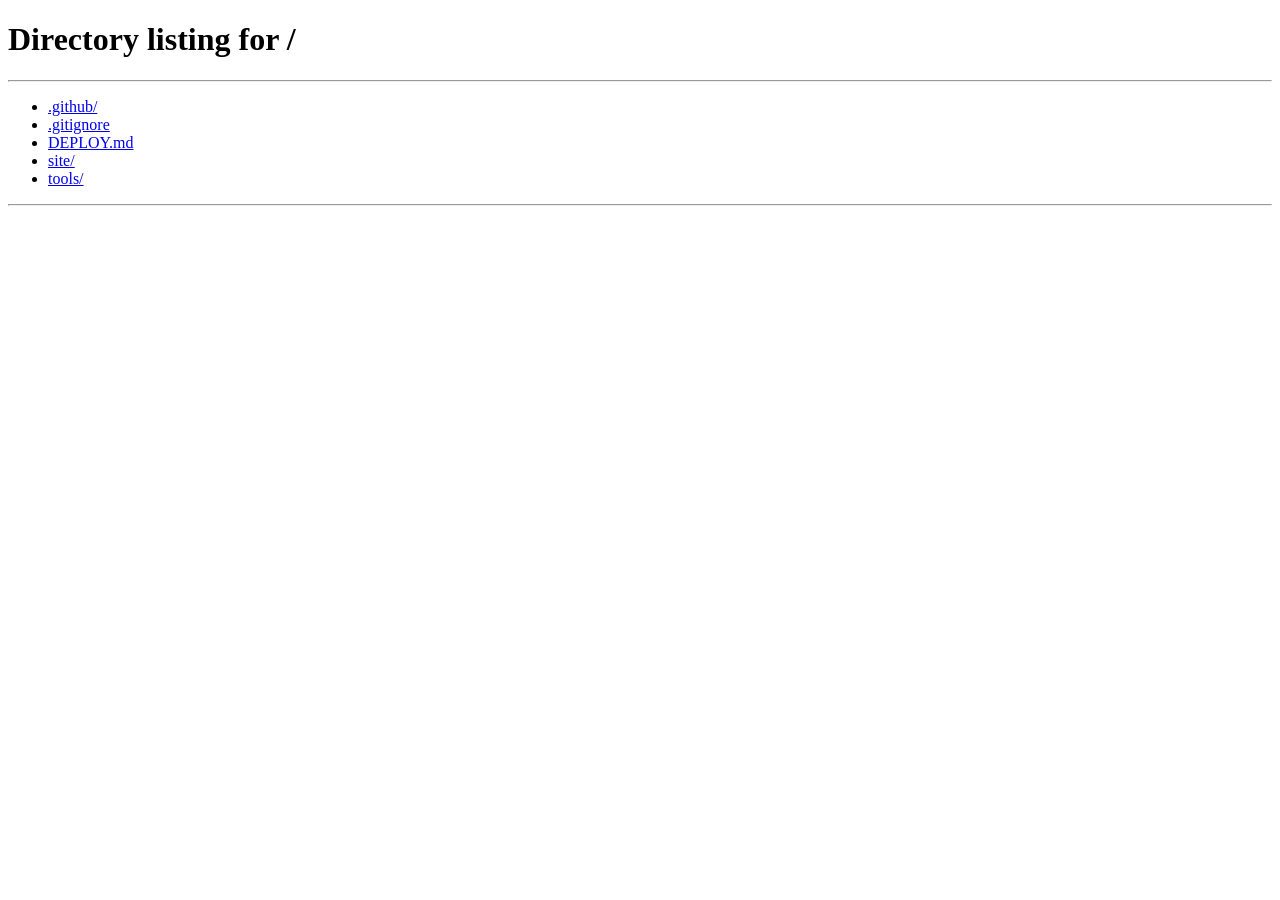
<file: site/ads-flatrate/index.html>
<!DOCTYPE html>
<html lang="de">
<head>
<meta charset="UTF-8">
<title>Weiterleitung | PickingFruits</title>
<meta name="robots" content="noindex, follow">
<link rel="canonical" href="https://pickingfruits.de/">
<meta http-equiv="refresh" content="0; url=/">
</head>
<body>
<p>Diese Seite gibt es nicht mehr: <a href="/">Zur Startseite</a></p>
</body>
</html>
</file>
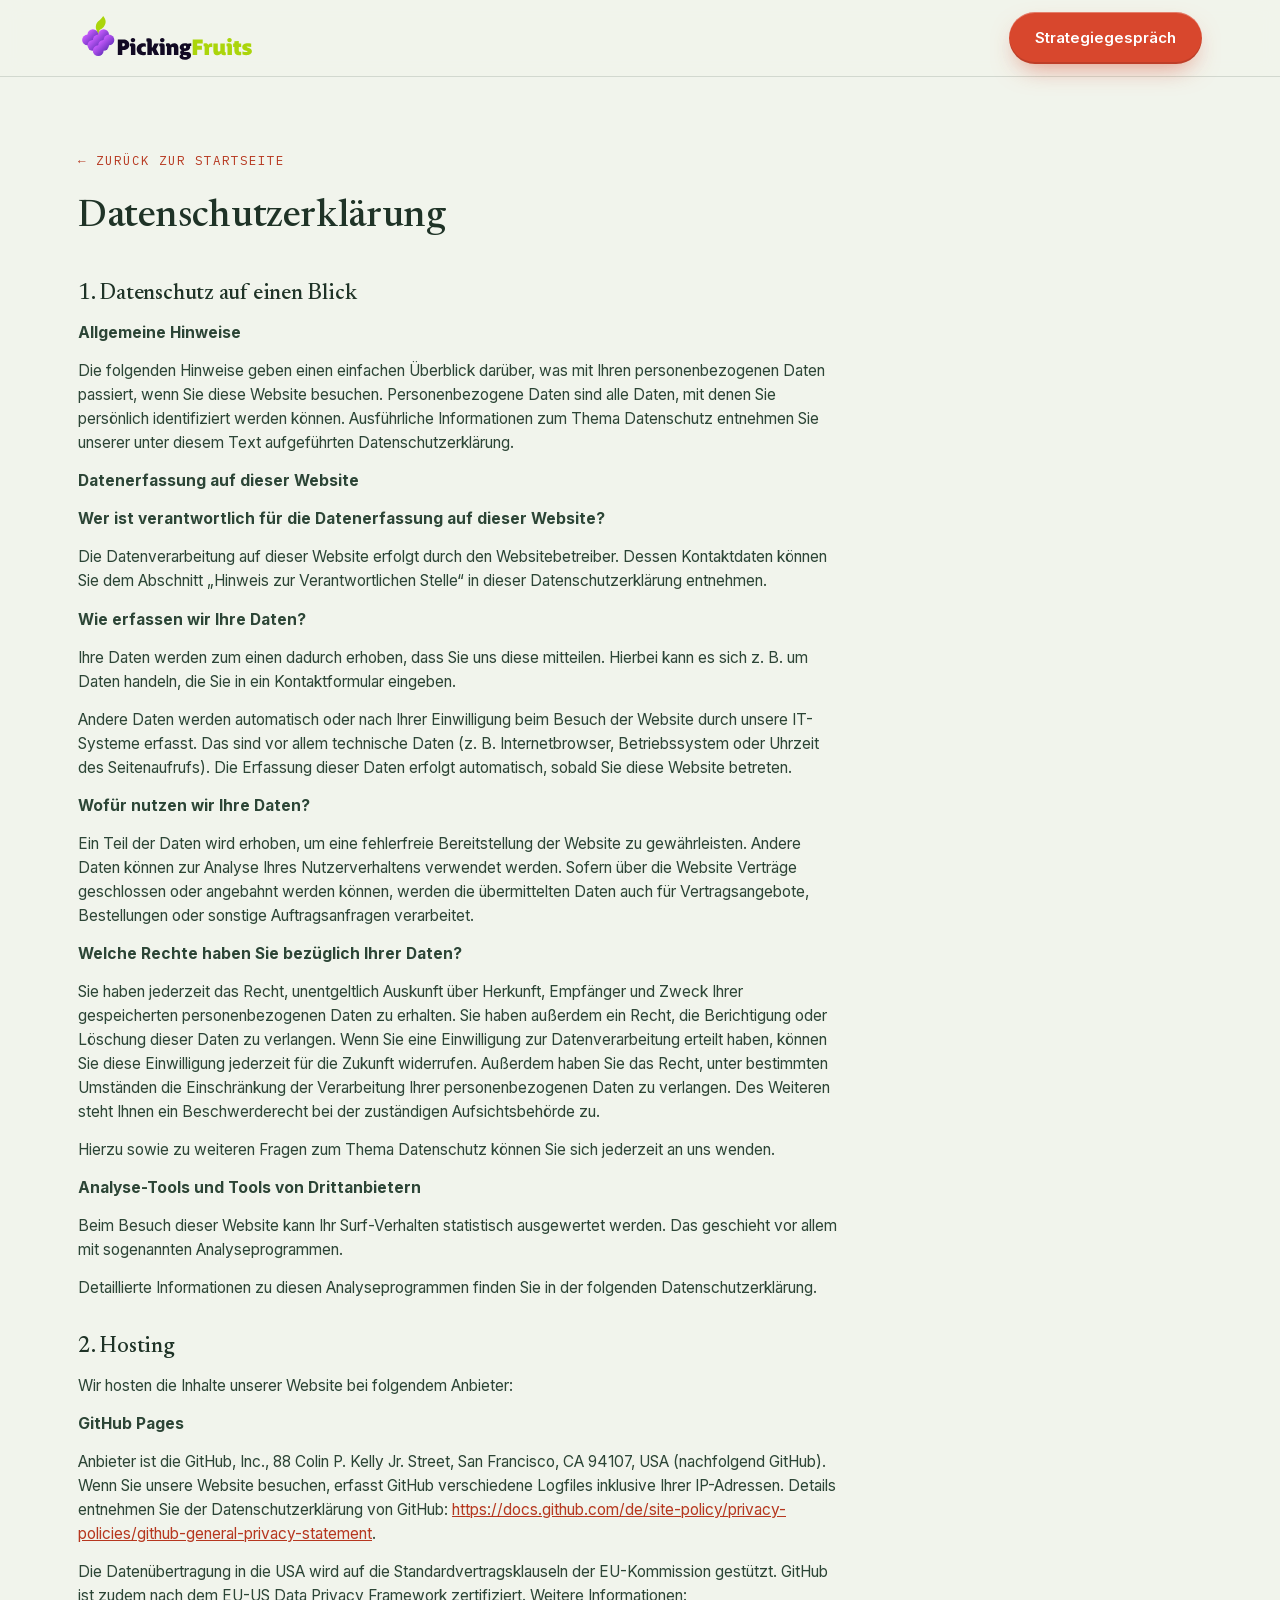
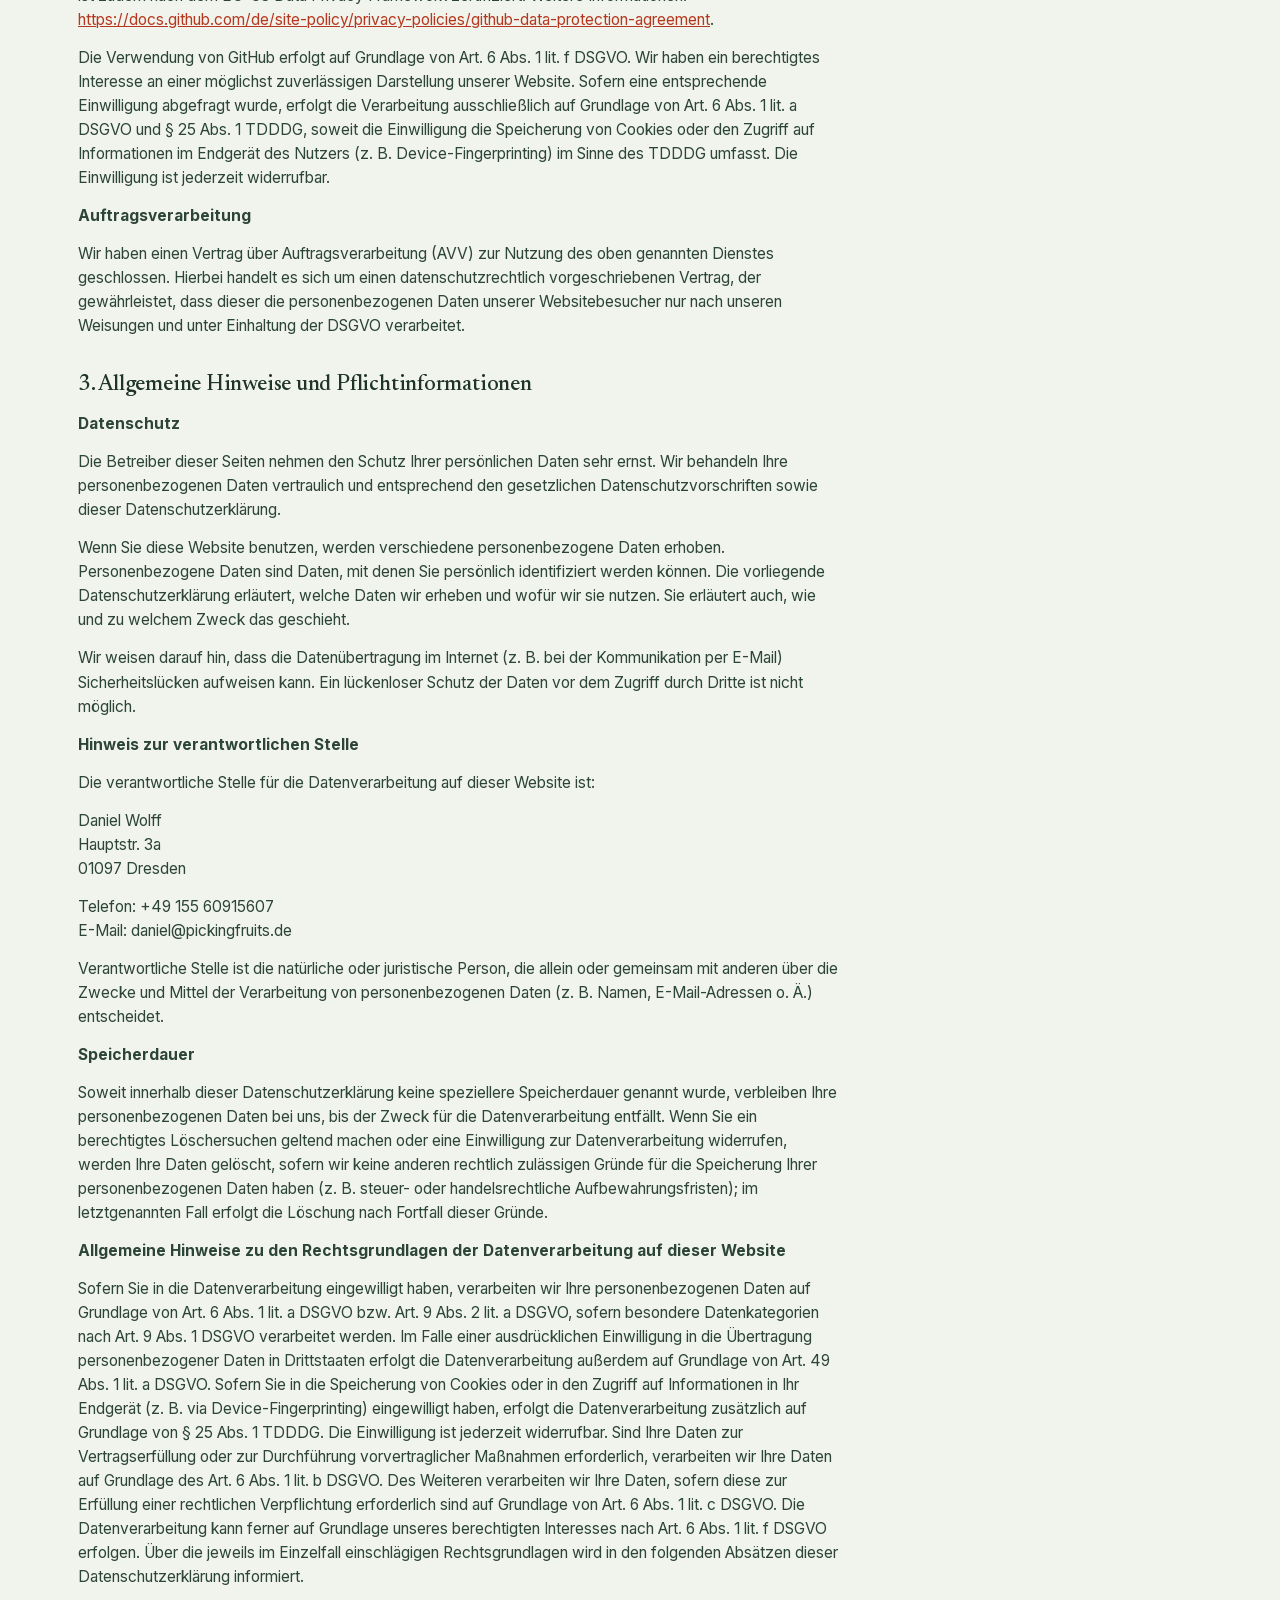
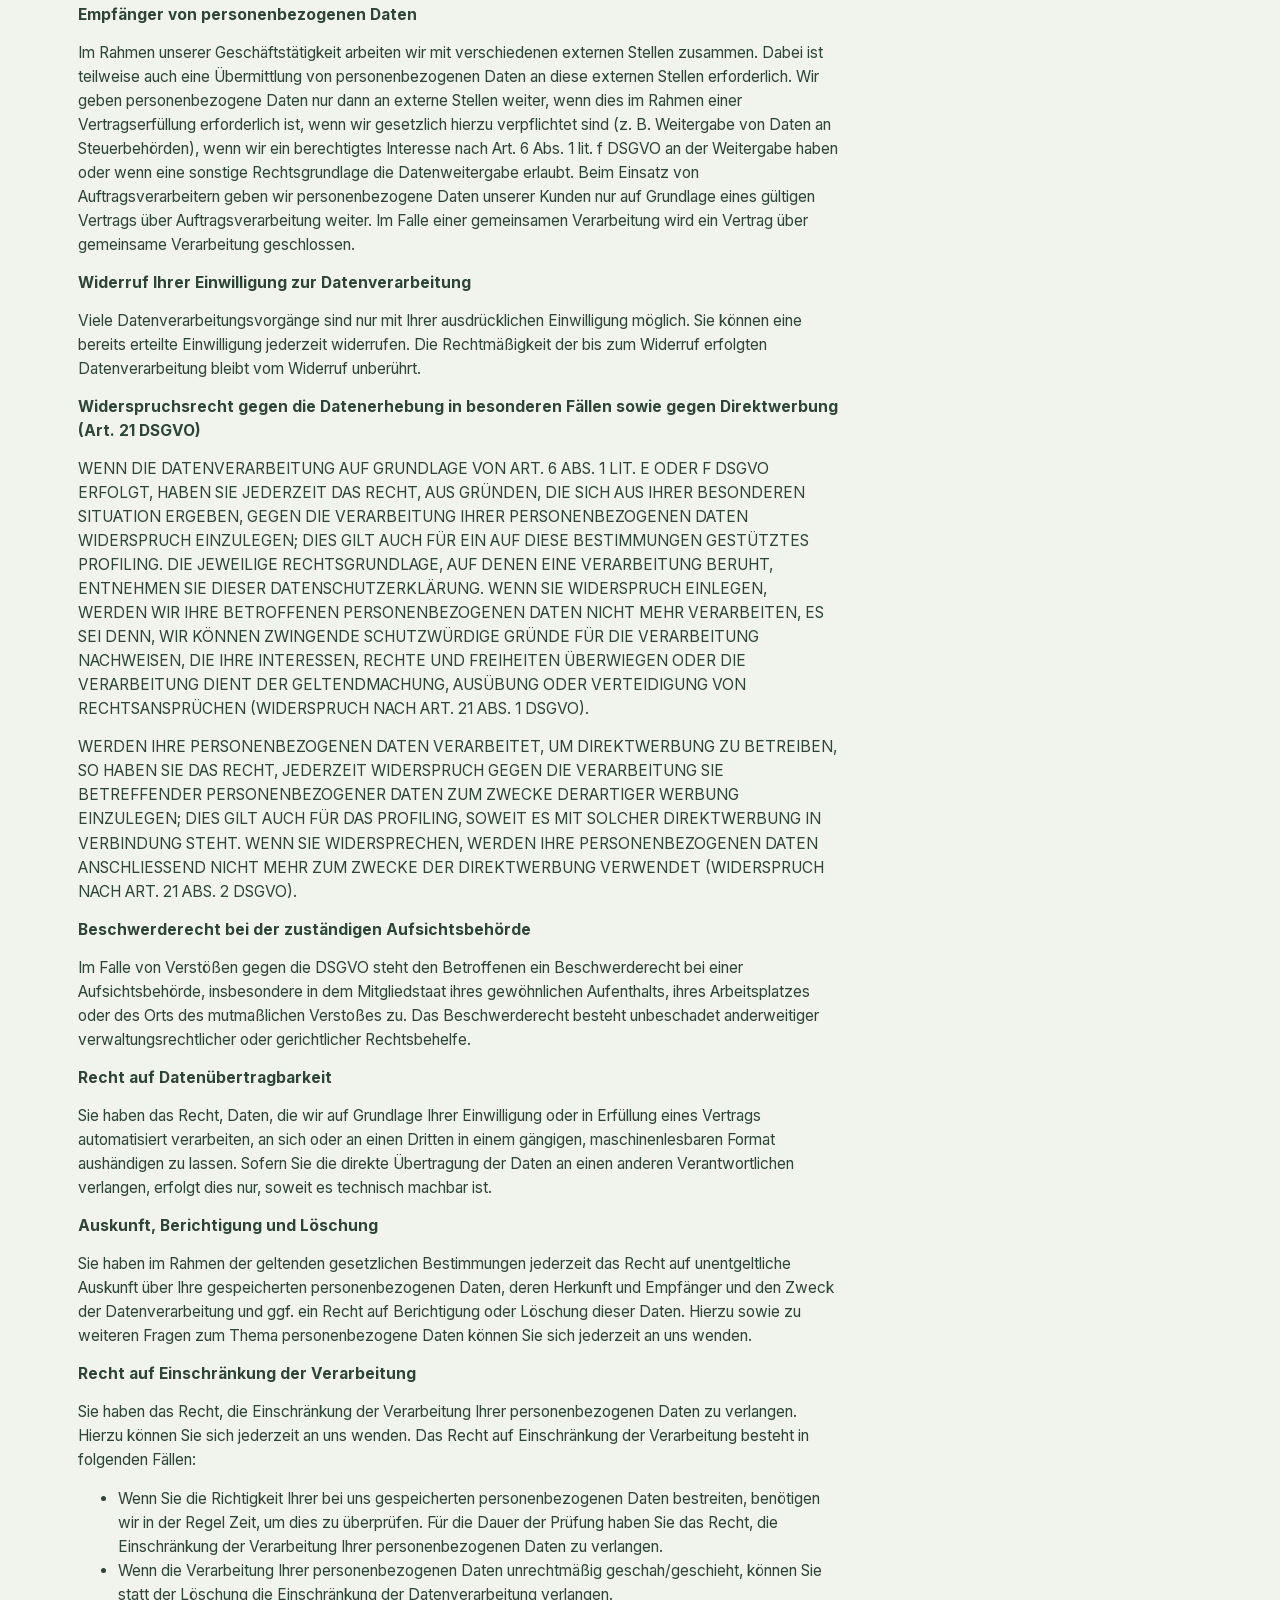
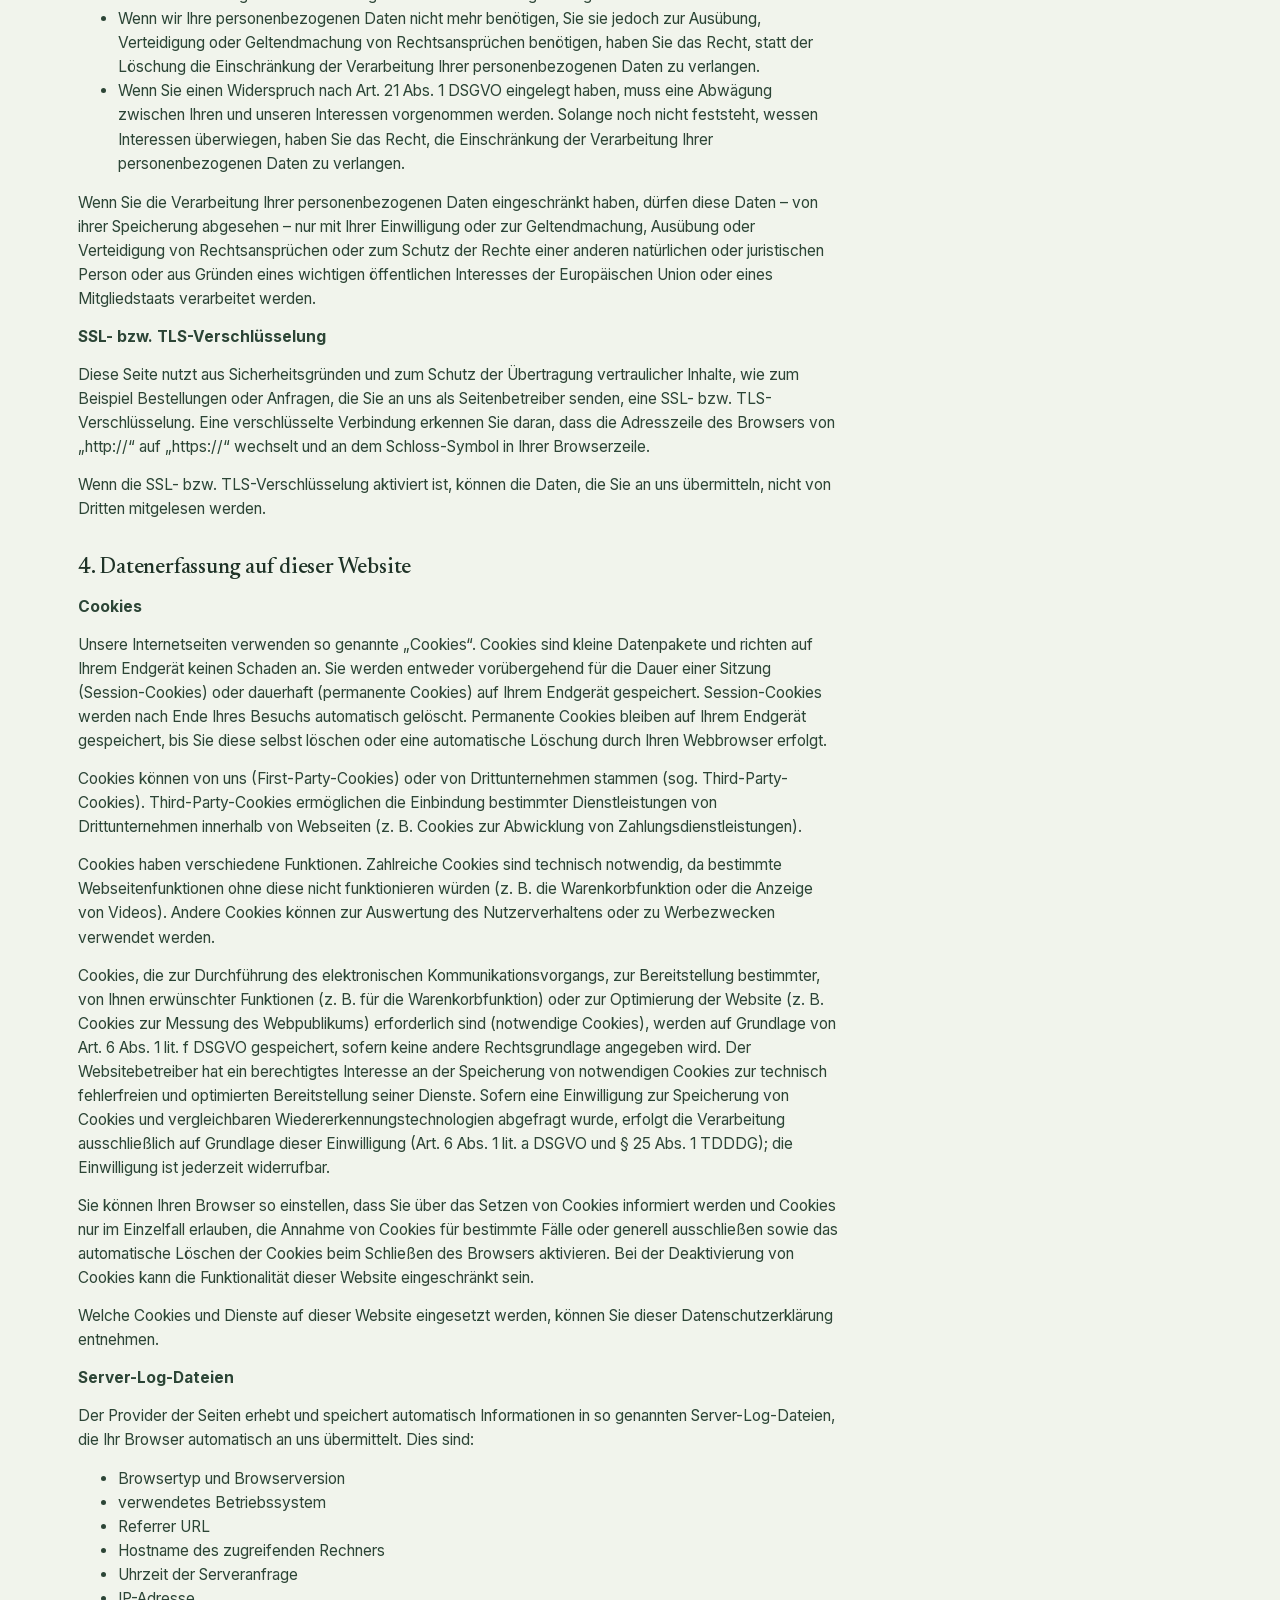
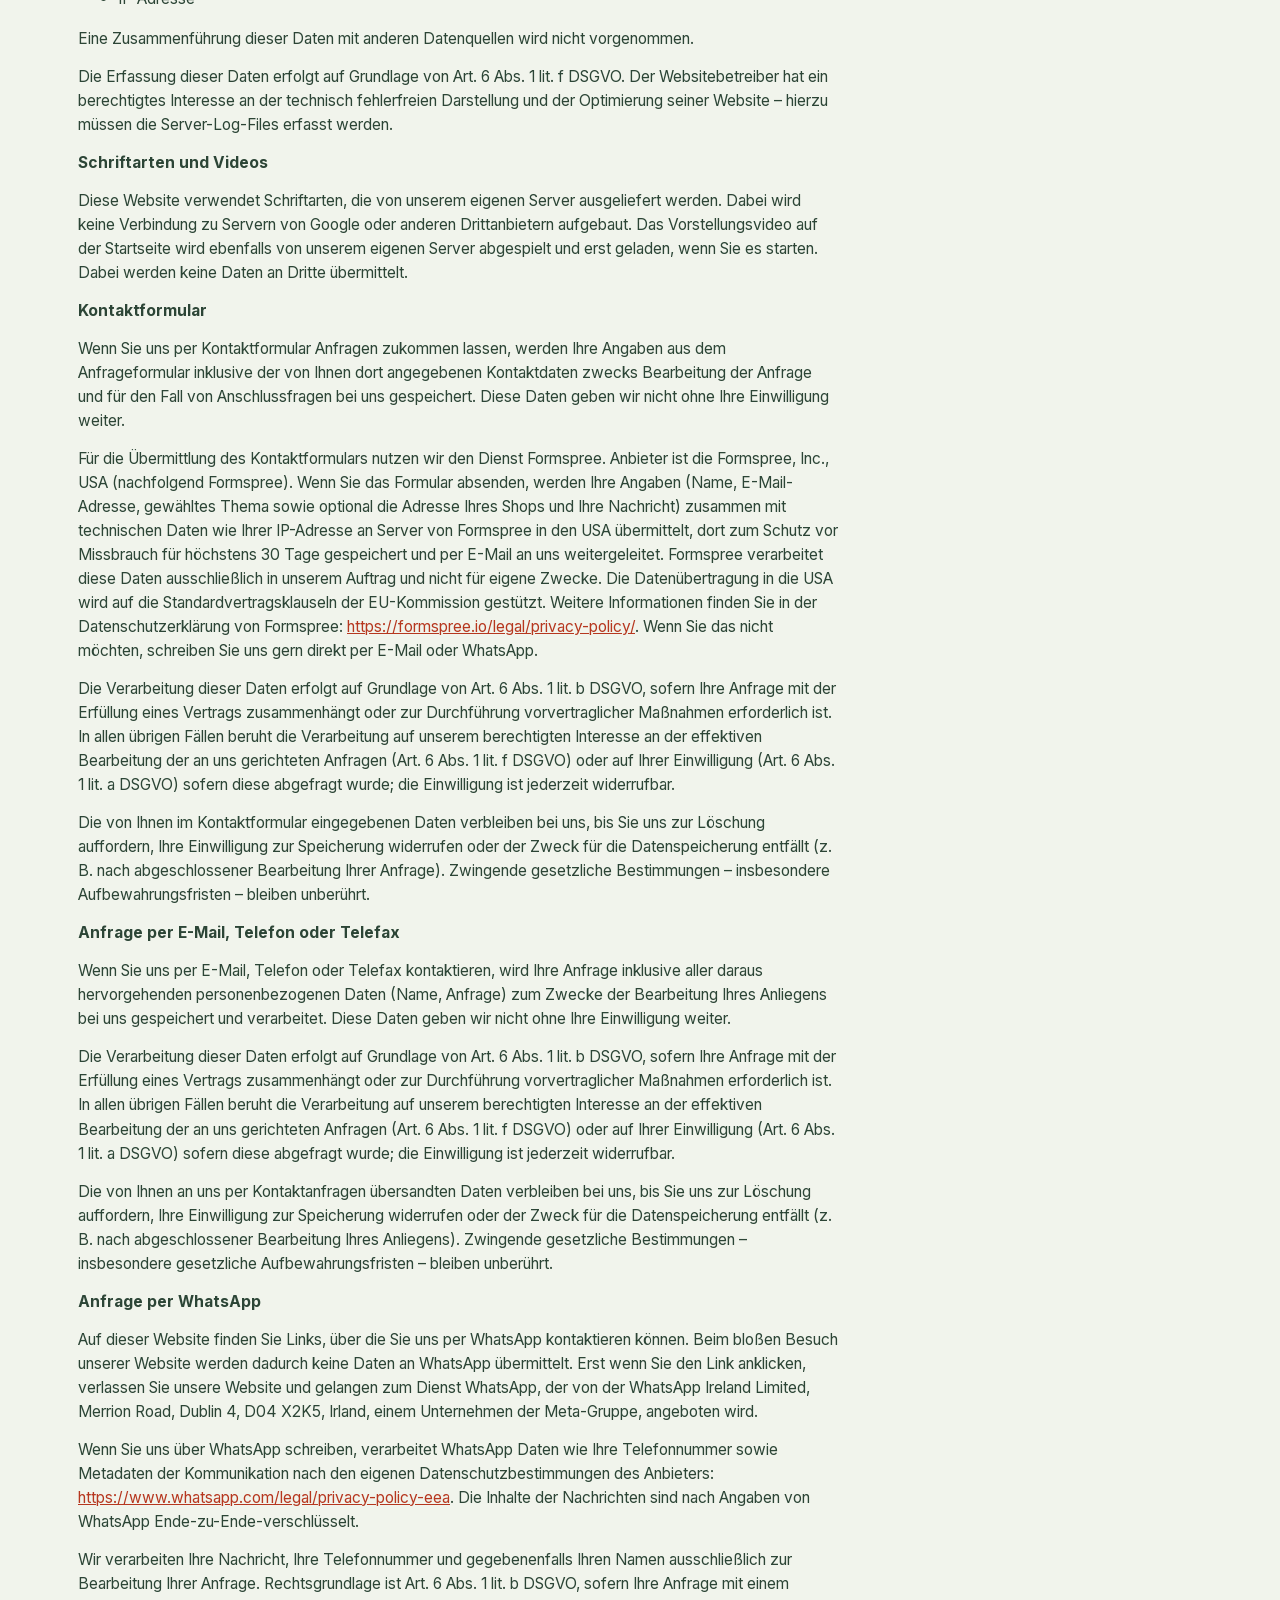
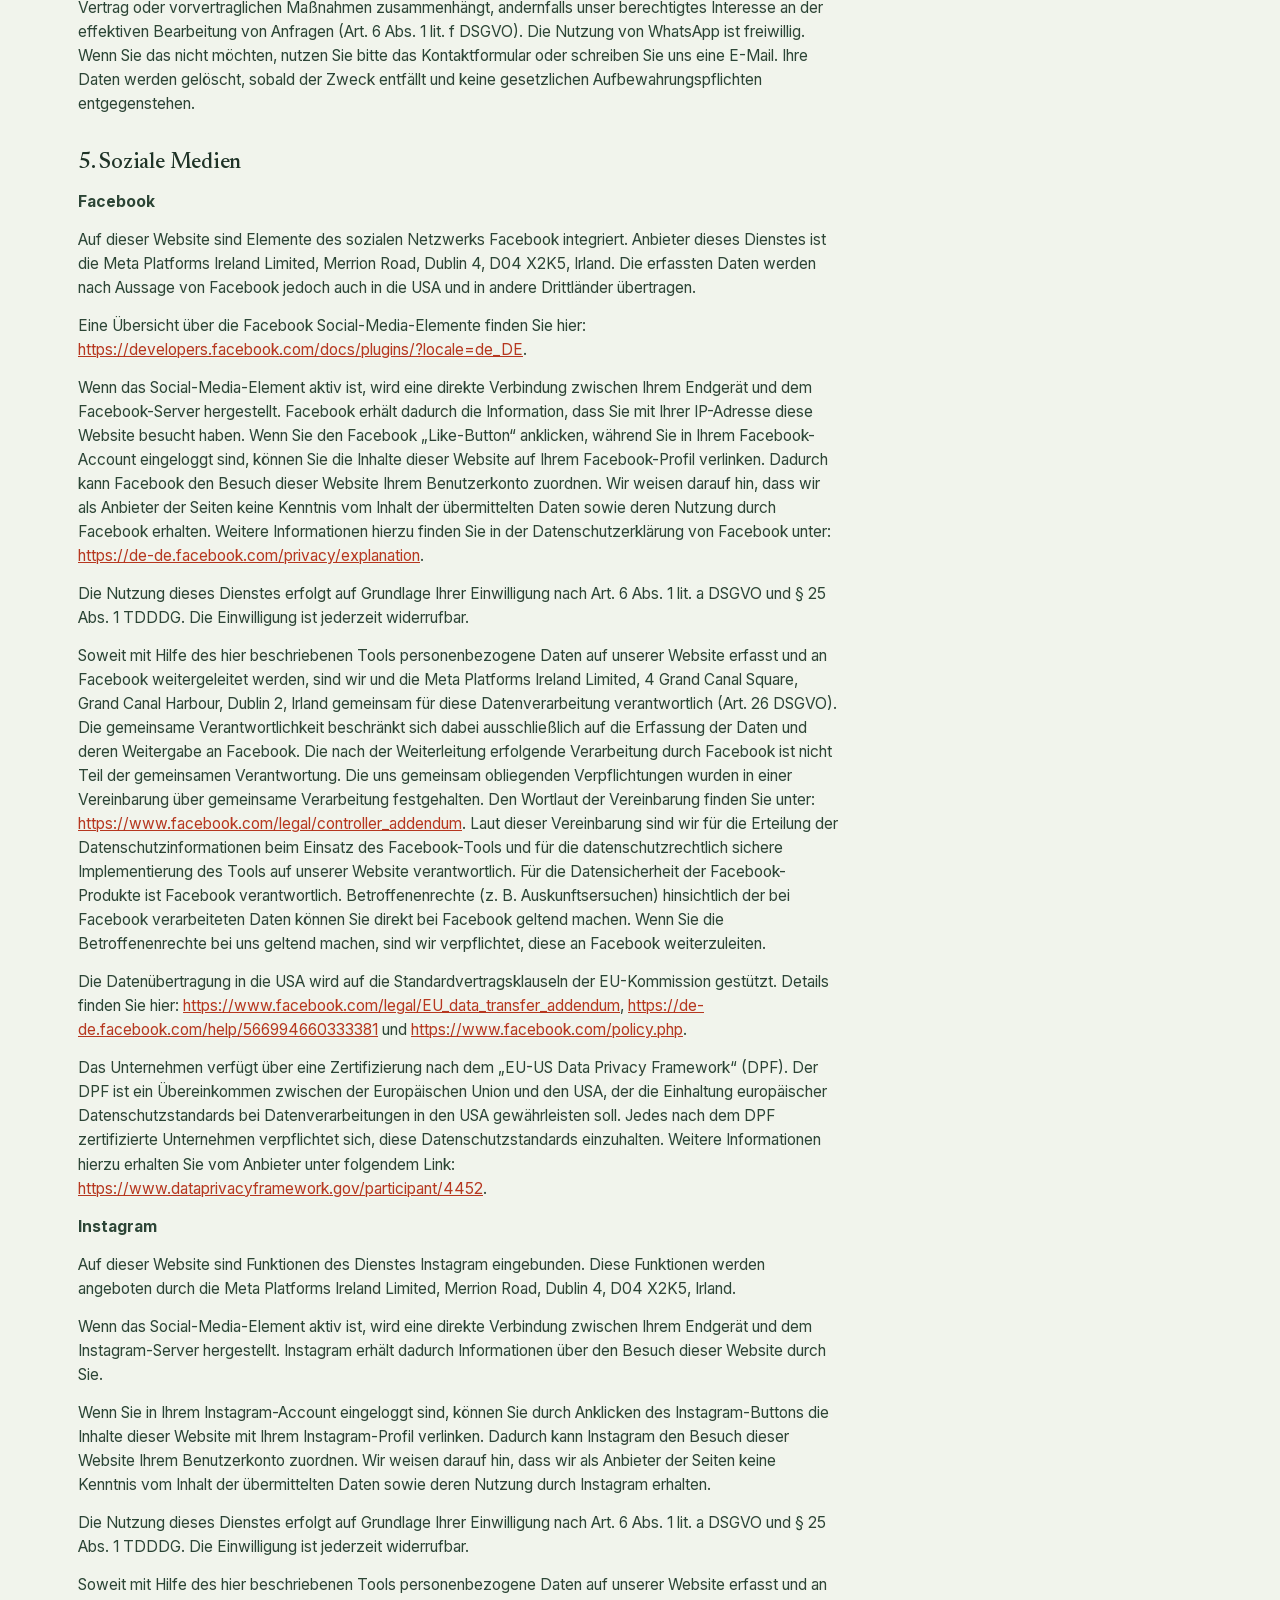
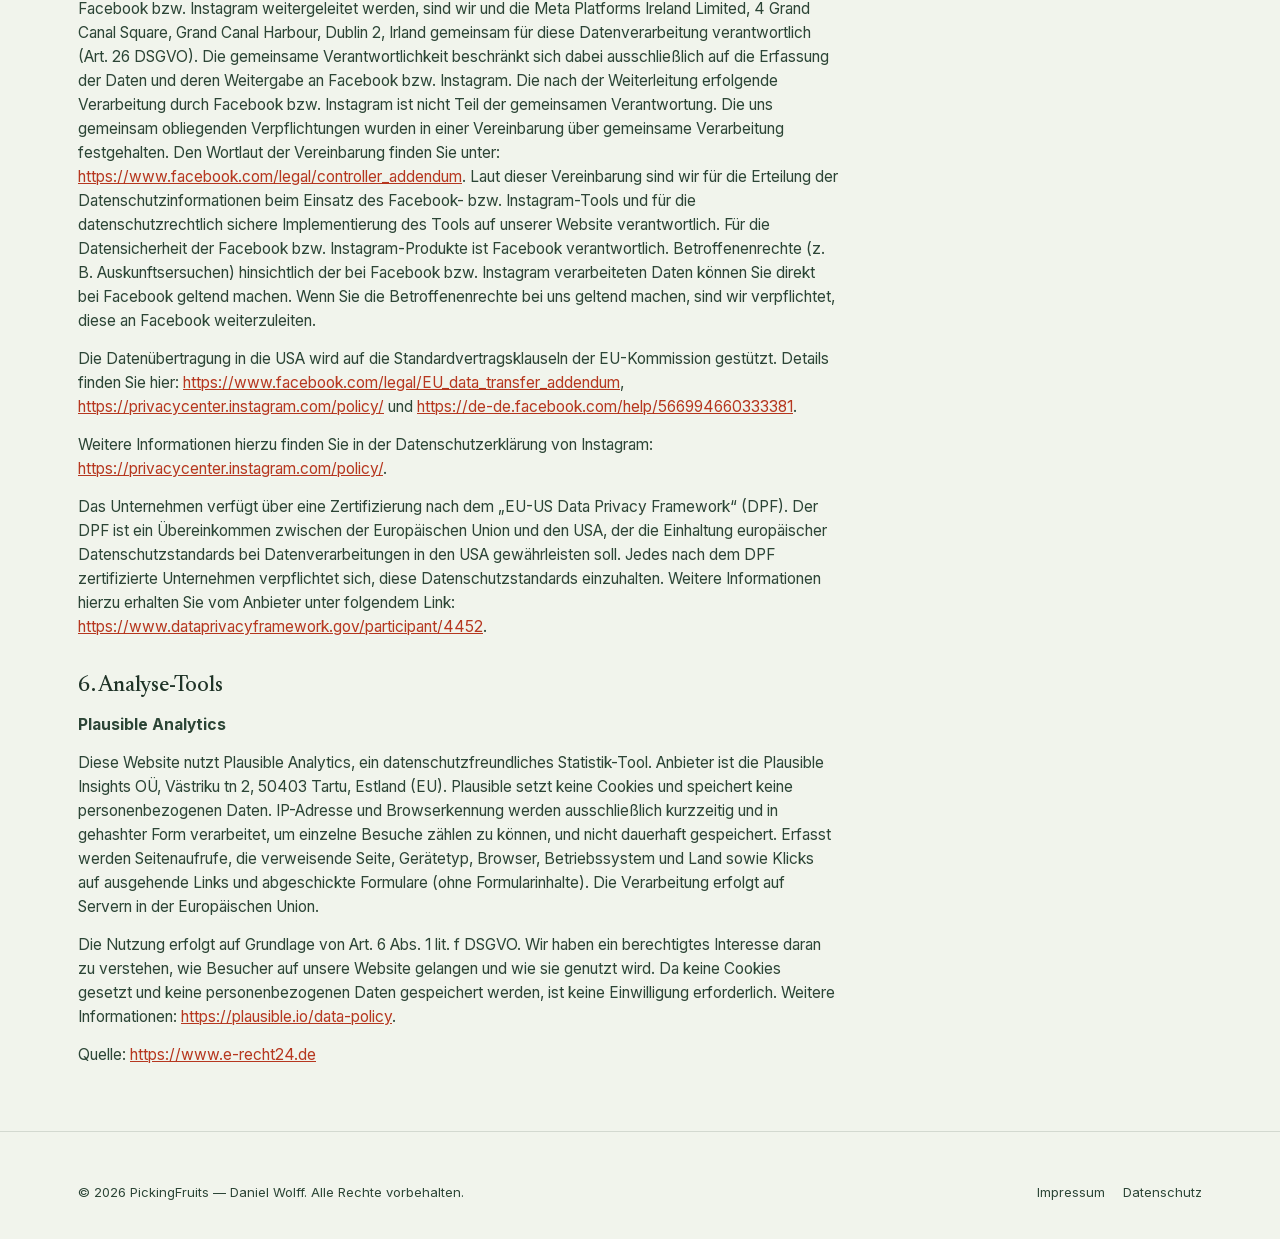
<file: site/datenschutz.html>
<!DOCTYPE html>
<html lang="de">
<head>
<meta charset="UTF-8">
<meta name="viewport" content="width=device-width, initial-scale=1.0">
<title>Datenschutzerklärung | PickingFruits</title>
<meta name="description" content="Datenschutzerklärung von PickingFruits, Daniel Wolff, Dresden.">
<meta name="robots" content="noindex, follow">
<meta name="theme-color" content="#F1F4EC">
<link rel="canonical" href="https://pickingfruits.de/datenschutz.html">
<link rel="icon" href="assets/favicon.svg" type="image/svg+xml">
<link rel="icon" href="assets/favicon-48.png" type="image/png" sizes="48x48">
<link rel="icon" href="favicon.ico" sizes="48x48">
<link rel="apple-touch-icon" href="assets/apple-touch-icon.png">
<link rel="preload" href="assets/fonts/inter-var.woff2" as="font" type="font/woff2" crossorigin>
<link rel="preload" href="assets/fonts/newsreader-var.woff2" as="font" type="font/woff2" crossorigin>
<link rel="stylesheet" href="css/styles.css?v=22">
</head>
<body>

<header>
  <div class="wrap">
    <nav>
      <a href="index.html#start" class="logo-mark" aria-label="PickingFruits Startseite">
        <img src="assets/logo.svg?v=2" alt="PickingFruits Logo" width="192" height="56">
      </a>
      <div class="nav-cta">
        <a href="index.html#kontakt" class="btn">Strategiegespräch</a>
      </div>
    </nav>
  </div>
</header>

<main>
  <section class="legal">
    <div class="wrap">
      <a class="back" href="index.html">← Zurück zur Startseite</a>
      <h1>Datenschutzerklärung</h1>
      <div class="legal-body">
        <!-- Abschnitte zu nicht genutzten Diensten (WP Statistics, IONOS WebAnalytics, Vimeo) wurden am 14.10.2026 entfernt.
             Facebook/Instagram bleibt auf Wunsch des Betreibers vorsorglich enthalten. -->
        <h2>1. Datenschutz auf einen Blick</h2>
        <p><strong>Allgemeine Hinweise</strong></p>
        <p>Die folgenden Hinweise geben einen einfachen Überblick darüber, was mit Ihren personenbezogenen Daten passiert, wenn Sie diese Website besuchen. Personenbezogene Daten sind alle Daten, mit denen Sie persönlich identifiziert werden können. Ausführliche Informationen zum Thema Datenschutz entnehmen Sie unserer unter diesem Text aufgeführten Datenschutzerklärung.</p>

        <p><strong>Datenerfassung auf dieser Website</strong></p>
        <p><strong>Wer ist verantwortlich für die Datenerfassung auf dieser Website?</strong></p>
        <p>Die Datenverarbeitung auf dieser Website erfolgt durch den Websitebetreiber. Dessen Kontaktdaten können Sie dem Abschnitt „Hinweis zur Verantwortlichen Stelle“ in dieser Datenschutzerklärung entnehmen.</p>
        <p><strong>Wie erfassen wir Ihre Daten?</strong></p>
        <p>Ihre Daten werden zum einen dadurch erhoben, dass Sie uns diese mitteilen. Hierbei kann es sich z. B. um Daten handeln, die Sie in ein Kontaktformular eingeben.</p>
        <p>Andere Daten werden automatisch oder nach Ihrer Einwilligung beim Besuch der Website durch unsere IT-Systeme erfasst. Das sind vor allem technische Daten (z. B. Internetbrowser, Betriebssystem oder Uhrzeit des Seitenaufrufs). Die Erfassung dieser Daten erfolgt automatisch, sobald Sie diese Website betreten.</p>
        <p><strong>Wofür nutzen wir Ihre Daten?</strong></p>
        <p>Ein Teil der Daten wird erhoben, um eine fehlerfreie Bereitstellung der Website zu gewährleisten. Andere Daten können zur Analyse Ihres Nutzerverhaltens verwendet werden. Sofern über die Website Verträge geschlossen oder angebahnt werden können, werden die übermittelten Daten auch für Vertragsangebote, Bestellungen oder sonstige Auftragsanfragen verarbeitet.</p>
        <p><strong>Welche Rechte haben Sie bezüglich Ihrer Daten?</strong></p>
        <p>Sie haben jederzeit das Recht, unentgeltlich Auskunft über Herkunft, Empfänger und Zweck Ihrer gespeicherten personenbezogenen Daten zu erhalten. Sie haben außerdem ein Recht, die Berichtigung oder Löschung dieser Daten zu verlangen. Wenn Sie eine Einwilligung zur Datenverarbeitung erteilt haben, können Sie diese Einwilligung jederzeit für die Zukunft widerrufen. Außerdem haben Sie das Recht, unter bestimmten Umständen die Einschränkung der Verarbeitung Ihrer personenbezogenen Daten zu verlangen. Des Weiteren steht Ihnen ein Beschwerderecht bei der zuständigen Aufsichtsbehörde zu.</p>
        <p>Hierzu sowie zu weiteren Fragen zum Thema Datenschutz können Sie sich jederzeit an uns wenden.</p>
        <p><strong>Analyse-Tools und Tools von Drittanbietern</strong></p>
        <p>Beim Besuch dieser Website kann Ihr Surf-Verhalten statistisch ausgewertet werden. Das geschieht vor allem mit sogenannten Analyseprogrammen.</p>
        <p>Detaillierte Informationen zu diesen Analyseprogrammen finden Sie in der folgenden Datenschutzerklärung.</p>

        <h2>2. Hosting</h2>
        <p>Wir hosten die Inhalte unserer Website bei folgendem Anbieter:</p>
        <p><strong>GitHub Pages</strong></p>
        <p>Anbieter ist die GitHub, Inc., 88 Colin P. Kelly Jr. Street, San Francisco, CA 94107, USA (nachfolgend GitHub). Wenn Sie unsere Website besuchen, erfasst GitHub verschiedene Logfiles inklusive Ihrer IP-Adressen. Details entnehmen Sie der Datenschutzerklärung von GitHub: <a href="https://docs.github.com/de/site-policy/privacy-policies/github-general-privacy-statement" target="_blank" rel="noopener">https://docs.github.com/de/site-policy/privacy-policies/github-general-privacy-statement</a>.</p>
        <p>Die Datenübertragung in die USA wird auf die Standardvertragsklauseln der EU-Kommission gestützt. GitHub ist zudem nach dem EU-US Data Privacy Framework zertifiziert. Weitere Informationen: <a href="https://docs.github.com/de/site-policy/privacy-policies/github-data-protection-agreement" target="_blank" rel="noopener">https://docs.github.com/de/site-policy/privacy-policies/github-data-protection-agreement</a>.</p>
        <p>Die Verwendung von GitHub erfolgt auf Grundlage von Art. 6 Abs. 1 lit. f DSGVO. Wir haben ein berechtigtes Interesse an einer möglichst zuverlässigen Darstellung unserer Website. Sofern eine entsprechende Einwilligung abgefragt wurde, erfolgt die Verarbeitung ausschließlich auf Grundlage von Art. 6 Abs. 1 lit. a DSGVO und § 25 Abs. 1 TDDDG, soweit die Einwilligung die Speicherung von Cookies oder den Zugriff auf Informationen im Endgerät des Nutzers (z. B. Device-Fingerprinting) im Sinne des TDDDG umfasst. Die Einwilligung ist jederzeit widerrufbar.</p>
        <p><strong>Auftragsverarbeitung</strong></p>
        <p>Wir haben einen Vertrag über Auftragsverarbeitung (AVV) zur Nutzung des oben genannten Dienstes geschlossen. Hierbei handelt es sich um einen datenschutzrechtlich vorgeschriebenen Vertrag, der gewährleistet, dass dieser die personenbezogenen Daten unserer Websitebesucher nur nach unseren Weisungen und unter Einhaltung der DSGVO verarbeitet.</p>

        <h2>3. Allgemeine Hinweise und Pflichtinformationen</h2>
        <p><strong>Datenschutz</strong></p>
        <p>Die Betreiber dieser Seiten nehmen den Schutz Ihrer persönlichen Daten sehr ernst. Wir behandeln Ihre personenbezogenen Daten vertraulich und entsprechend den gesetzlichen Datenschutzvorschriften sowie dieser Datenschutzerklärung.</p>
        <p>Wenn Sie diese Website benutzen, werden verschiedene personenbezogene Daten erhoben. Personenbezogene Daten sind Daten, mit denen Sie persönlich identifiziert werden können. Die vorliegende Datenschutzerklärung erläutert, welche Daten wir erheben und wofür wir sie nutzen. Sie erläutert auch, wie und zu welchem Zweck das geschieht.</p>
        <p>Wir weisen darauf hin, dass die Datenübertragung im Internet (z. B. bei der Kommunikation per E-Mail) Sicherheitslücken aufweisen kann. Ein lückenloser Schutz der Daten vor dem Zugriff durch Dritte ist nicht möglich.</p>
        <p><strong>Hinweis zur verantwortlichen Stelle</strong></p>
        <p>Die verantwortliche Stelle für die Datenverarbeitung auf dieser Website ist:</p>
        <p>
          Daniel Wolff<br>
          Hauptstr. 3a<br>
          01097 Dresden
        </p>
        <p>Telefon: +49 155 60915607<br>E-Mail: daniel@pickingfruits.de</p>
        <p>Verantwortliche Stelle ist die natürliche oder juristische Person, die allein oder gemeinsam mit anderen über die Zwecke und Mittel der Verarbeitung von personenbezogenen Daten (z. B. Namen, E-Mail-Adressen o. Ä.) entscheidet.</p>
        <p><strong>Speicherdauer</strong></p>
        <p>Soweit innerhalb dieser Datenschutzerklärung keine speziellere Speicherdauer genannt wurde, verbleiben Ihre personenbezogenen Daten bei uns, bis der Zweck für die Datenverarbeitung entfällt. Wenn Sie ein berechtigtes Löschersuchen geltend machen oder eine Einwilligung zur Datenverarbeitung widerrufen, werden Ihre Daten gelöscht, sofern wir keine anderen rechtlich zulässigen Gründe für die Speicherung Ihrer personenbezogenen Daten haben (z. B. steuer- oder handelsrechtliche Aufbewahrungsfristen); im letztgenannten Fall erfolgt die Löschung nach Fortfall dieser Gründe.</p>
        <p><strong>Allgemeine Hinweise zu den Rechtsgrundlagen der Datenverarbeitung auf dieser Website</strong></p>
        <p>Sofern Sie in die Datenverarbeitung eingewilligt haben, verarbeiten wir Ihre personenbezogenen Daten auf Grundlage von Art. 6 Abs. 1 lit. a DSGVO bzw. Art. 9 Abs. 2 lit. a DSGVO, sofern besondere Datenkategorien nach Art. 9 Abs. 1 DSGVO verarbeitet werden. Im Falle einer ausdrücklichen Einwilligung in die Übertragung personenbezogener Daten in Drittstaaten erfolgt die Datenverarbeitung außerdem auf Grundlage von Art. 49 Abs. 1 lit. a DSGVO. Sofern Sie in die Speicherung von Cookies oder in den Zugriff auf Informationen in Ihr Endgerät (z. B. via Device-Fingerprinting) eingewilligt haben, erfolgt die Datenverarbeitung zusätzlich auf Grundlage von § 25 Abs. 1 TDDDG. Die Einwilligung ist jederzeit widerrufbar. Sind Ihre Daten zur Vertragserfüllung oder zur Durchführung vorvertraglicher Maßnahmen erforderlich, verarbeiten wir Ihre Daten auf Grundlage des Art. 6 Abs. 1 lit. b DSGVO. Des Weiteren verarbeiten wir Ihre Daten, sofern diese zur Erfüllung einer rechtlichen Verpflichtung erforderlich sind auf Grundlage von Art. 6 Abs. 1 lit. c DSGVO. Die Datenverarbeitung kann ferner auf Grundlage unseres berechtigten Interesses nach Art. 6 Abs. 1 lit. f DSGVO erfolgen. Über die jeweils im Einzelfall einschlägigen Rechtsgrundlagen wird in den folgenden Absätzen dieser Datenschutzerklärung informiert.</p>
        <p><strong>Empfänger von personenbezogenen Daten</strong></p>
        <p>Im Rahmen unserer Geschäftstätigkeit arbeiten wir mit verschiedenen externen Stellen zusammen. Dabei ist teilweise auch eine Übermittlung von personenbezogenen Daten an diese externen Stellen erforderlich. Wir geben personenbezogene Daten nur dann an externe Stellen weiter, wenn dies im Rahmen einer Vertragserfüllung erforderlich ist, wenn wir gesetzlich hierzu verpflichtet sind (z. B. Weitergabe von Daten an Steuerbehörden), wenn wir ein berechtigtes Interesse nach Art. 6 Abs. 1 lit. f DSGVO an der Weitergabe haben oder wenn eine sonstige Rechtsgrundlage die Datenweitergabe erlaubt. Beim Einsatz von Auftragsverarbeitern geben wir personenbezogene Daten unserer Kunden nur auf Grundlage eines gültigen Vertrags über Auftragsverarbeitung weiter. Im Falle einer gemeinsamen Verarbeitung wird ein Vertrag über gemeinsame Verarbeitung geschlossen.</p>
        <p><strong>Widerruf Ihrer Einwilligung zur Datenverarbeitung</strong></p>
        <p>Viele Datenverarbeitungsvorgänge sind nur mit Ihrer ausdrücklichen Einwilligung möglich. Sie können eine bereits erteilte Einwilligung jederzeit widerrufen. Die Rechtmäßigkeit der bis zum Widerruf erfolgten Datenverarbeitung bleibt vom Widerruf unberührt.</p>
        <p><strong>Widerspruchsrecht gegen die Datenerhebung in besonderen Fällen sowie gegen Direktwerbung (Art. 21 DSGVO)</strong></p>
        <p>WENN DIE DATENVERARBEITUNG AUF GRUNDLAGE VON ART. 6 ABS. 1 LIT. E ODER F DSGVO ERFOLGT, HABEN SIE JEDERZEIT DAS RECHT, AUS GRÜNDEN, DIE SICH AUS IHRER BESONDEREN SITUATION ERGEBEN, GEGEN DIE VERARBEITUNG IHRER PERSONENBEZOGENEN DATEN WIDERSPRUCH EINZULEGEN; DIES GILT AUCH FÜR EIN AUF DIESE BESTIMMUNGEN GESTÜTZTES PROFILING. DIE JEWEILIGE RECHTSGRUNDLAGE, AUF DENEN EINE VERARBEITUNG BERUHT, ENTNEHMEN SIE DIESER DATENSCHUTZERKLÄRUNG. WENN SIE WIDERSPRUCH EINLEGEN, WERDEN WIR IHRE BETROFFENEN PERSONENBEZOGENEN DATEN NICHT MEHR VERARBEITEN, ES SEI DENN, WIR KÖNNEN ZWINGENDE SCHUTZWÜRDIGE GRÜNDE FÜR DIE VERARBEITUNG NACHWEISEN, DIE IHRE INTERESSEN, RECHTE UND FREIHEITEN ÜBERWIEGEN ODER DIE VERARBEITUNG DIENT DER GELTENDMACHUNG, AUSÜBUNG ODER VERTEIDIGUNG VON RECHTSANSPRÜCHEN (WIDERSPRUCH NACH ART. 21 ABS. 1 DSGVO).</p>
        <p>WERDEN IHRE PERSONENBEZOGENEN DATEN VERARBEITET, UM DIREKTWERBUNG ZU BETREIBEN, SO HABEN SIE DAS RECHT, JEDERZEIT WIDERSPRUCH GEGEN DIE VERARBEITUNG SIE BETREFFENDER PERSONENBEZOGENER DATEN ZUM ZWECKE DERARTIGER WERBUNG EINZULEGEN; DIES GILT AUCH FÜR DAS PROFILING, SOWEIT ES MIT SOLCHER DIREKTWERBUNG IN VERBINDUNG STEHT. WENN SIE WIDERSPRECHEN, WERDEN IHRE PERSONENBEZOGENEN DATEN ANSCHLIESSEND NICHT MEHR ZUM ZWECKE DER DIREKTWERBUNG VERWENDET (WIDERSPRUCH NACH ART. 21 ABS. 2 DSGVO).</p>
        <p><strong>Beschwerderecht bei der zuständigen Aufsichtsbehörde</strong></p>
        <p>Im Falle von Verstößen gegen die DSGVO steht den Betroffenen ein Beschwerderecht bei einer Aufsichtsbehörde, insbesondere in dem Mitgliedstaat ihres gewöhnlichen Aufenthalts, ihres Arbeitsplatzes oder des Orts des mutmaßlichen Verstoßes zu. Das Beschwerderecht besteht unbeschadet anderweitiger verwaltungsrechtlicher oder gerichtlicher Rechtsbehelfe.</p>
        <p><strong>Recht auf Datenübertragbarkeit</strong></p>
        <p>Sie haben das Recht, Daten, die wir auf Grundlage Ihrer Einwilligung oder in Erfüllung eines Vertrags automatisiert verarbeiten, an sich oder an einen Dritten in einem gängigen, maschinenlesbaren Format aushändigen zu lassen. Sofern Sie die direkte Übertragung der Daten an einen anderen Verantwortlichen verlangen, erfolgt dies nur, soweit es technisch machbar ist.</p>
        <p><strong>Auskunft, Berichtigung und Löschung</strong></p>
        <p>Sie haben im Rahmen der geltenden gesetzlichen Bestimmungen jederzeit das Recht auf unentgeltliche Auskunft über Ihre gespeicherten personenbezogenen Daten, deren Herkunft und Empfänger und den Zweck der Datenverarbeitung und ggf. ein Recht auf Berichtigung oder Löschung dieser Daten. Hierzu sowie zu weiteren Fragen zum Thema personenbezogene Daten können Sie sich jederzeit an uns wenden.</p>
        <p><strong>Recht auf Einschränkung der Verarbeitung</strong></p>
        <p>Sie haben das Recht, die Einschränkung der Verarbeitung Ihrer personenbezogenen Daten zu verlangen. Hierzu können Sie sich jederzeit an uns wenden. Das Recht auf Einschränkung der Verarbeitung besteht in folgenden Fällen:</p>
        <ul>
          <li>Wenn Sie die Richtigkeit Ihrer bei uns gespeicherten personenbezogenen Daten bestreiten, benötigen wir in der Regel Zeit, um dies zu überprüfen. Für die Dauer der Prüfung haben Sie das Recht, die Einschränkung der Verarbeitung Ihrer personenbezogenen Daten zu verlangen.</li>
          <li>Wenn die Verarbeitung Ihrer personenbezogenen Daten unrechtmäßig geschah/geschieht, können Sie statt der Löschung die Einschränkung der Datenverarbeitung verlangen.</li>
          <li>Wenn wir Ihre personenbezogenen Daten nicht mehr benötigen, Sie sie jedoch zur Ausübung, Verteidigung oder Geltendmachung von Rechtsansprüchen benötigen, haben Sie das Recht, statt der Löschung die Einschränkung der Verarbeitung Ihrer personenbezogenen Daten zu verlangen.</li>
          <li>Wenn Sie einen Widerspruch nach Art. 21 Abs. 1 DSGVO eingelegt haben, muss eine Abwägung zwischen Ihren und unseren Interessen vorgenommen werden. Solange noch nicht feststeht, wessen Interessen überwiegen, haben Sie das Recht, die Einschränkung der Verarbeitung Ihrer personenbezogenen Daten zu verlangen.</li>
        </ul>
        <p>Wenn Sie die Verarbeitung Ihrer personenbezogenen Daten eingeschränkt haben, dürfen diese Daten – von ihrer Speicherung abgesehen – nur mit Ihrer Einwilligung oder zur Geltendmachung, Ausübung oder Verteidigung von Rechtsansprüchen oder zum Schutz der Rechte einer anderen natürlichen oder juristischen Person oder aus Gründen eines wichtigen öffentlichen Interesses der Europäischen Union oder eines Mitgliedstaats verarbeitet werden.</p>
        <p><strong>SSL- bzw. TLS-Verschlüsselung</strong></p>
        <p>Diese Seite nutzt aus Sicherheitsgründen und zum Schutz der Übertragung vertraulicher Inhalte, wie zum Beispiel Bestellungen oder Anfragen, die Sie an uns als Seitenbetreiber senden, eine SSL- bzw. TLS-Verschlüsselung. Eine verschlüsselte Verbindung erkennen Sie daran, dass die Adresszeile des Browsers von „http://“ auf „https://“ wechselt und an dem Schloss-Symbol in Ihrer Browserzeile.</p>
        <p>Wenn die SSL- bzw. TLS-Verschlüsselung aktiviert ist, können die Daten, die Sie an uns übermitteln, nicht von Dritten mitgelesen werden.</p>

        <h2>4. Datenerfassung auf dieser Website</h2>
        <p><strong>Cookies</strong></p>
        <p>Unsere Internetseiten verwenden so genannte „Cookies“. Cookies sind kleine Datenpakete und richten auf Ihrem Endgerät keinen Schaden an. Sie werden entweder vorübergehend für die Dauer einer Sitzung (Session-Cookies) oder dauerhaft (permanente Cookies) auf Ihrem Endgerät gespeichert. Session-Cookies werden nach Ende Ihres Besuchs automatisch gelöscht. Permanente Cookies bleiben auf Ihrem Endgerät gespeichert, bis Sie diese selbst löschen oder eine automatische Löschung durch Ihren Webbrowser erfolgt.</p>
        <p>Cookies können von uns (First-Party-Cookies) oder von Drittunternehmen stammen (sog. Third-Party-Cookies). Third-Party-Cookies ermöglichen die Einbindung bestimmter Dienstleistungen von Drittunternehmen innerhalb von Webseiten (z. B. Cookies zur Abwicklung von Zahlungsdienstleistungen).</p>
        <p>Cookies haben verschiedene Funktionen. Zahlreiche Cookies sind technisch notwendig, da bestimmte Webseitenfunktionen ohne diese nicht funktionieren würden (z. B. die Warenkorbfunktion oder die Anzeige von Videos). Andere Cookies können zur Auswertung des Nutzerverhaltens oder zu Werbezwecken verwendet werden.</p>
        <p>Cookies, die zur Durchführung des elektronischen Kommunikationsvorgangs, zur Bereitstellung bestimmter, von Ihnen erwünschter Funktionen (z. B. für die Warenkorbfunktion) oder zur Optimierung der Website (z. B. Cookies zur Messung des Webpublikums) erforderlich sind (notwendige Cookies), werden auf Grundlage von Art. 6 Abs. 1 lit. f DSGVO gespeichert, sofern keine andere Rechtsgrundlage angegeben wird. Der Websitebetreiber hat ein berechtigtes Interesse an der Speicherung von notwendigen Cookies zur technisch fehlerfreien und optimierten Bereitstellung seiner Dienste. Sofern eine Einwilligung zur Speicherung von Cookies und vergleichbaren Wiedererkennungstechnologien abgefragt wurde, erfolgt die Verarbeitung ausschließlich auf Grundlage dieser Einwilligung (Art. 6 Abs. 1 lit. a DSGVO und § 25 Abs. 1 TDDDG); die Einwilligung ist jederzeit widerrufbar.</p>
        <p>Sie können Ihren Browser so einstellen, dass Sie über das Setzen von Cookies informiert werden und Cookies nur im Einzelfall erlauben, die Annahme von Cookies für bestimmte Fälle oder generell ausschließen sowie das automatische Löschen der Cookies beim Schließen des Browsers aktivieren. Bei der Deaktivierung von Cookies kann die Funktionalität dieser Website eingeschränkt sein.</p>
        <p>Welche Cookies und Dienste auf dieser Website eingesetzt werden, können Sie dieser Datenschutzerklärung entnehmen.</p>
        <p><strong>Server-Log-Dateien</strong></p>
        <p>Der Provider der Seiten erhebt und speichert automatisch Informationen in so genannten Server-Log-Dateien, die Ihr Browser automatisch an uns übermittelt. Dies sind:</p>
        <ul>
          <li>Browsertyp und Browserversion</li>
          <li>verwendetes Betriebssystem</li>
          <li>Referrer URL</li>
          <li>Hostname des zugreifenden Rechners</li>
          <li>Uhrzeit der Serveranfrage</li>
          <li>IP-Adresse</li>
        </ul>
        <p>Eine Zusammenführung dieser Daten mit anderen Datenquellen wird nicht vorgenommen.</p>
        <p>Die Erfassung dieser Daten erfolgt auf Grundlage von Art. 6 Abs. 1 lit. f DSGVO. Der Websitebetreiber hat ein berechtigtes Interesse an der technisch fehlerfreien Darstellung und der Optimierung seiner Website – hierzu müssen die Server-Log-Files erfasst werden.</p>
        
        <p><strong>Schriftarten und Videos</strong></p>
        <p>Diese Website verwendet Schriftarten, die von unserem eigenen Server ausgeliefert werden. Dabei wird keine Verbindung zu Servern von Google oder anderen Drittanbietern aufgebaut. Das Vorstellungsvideo auf der Startseite wird ebenfalls von unserem eigenen Server abgespielt und erst geladen, wenn Sie es starten. Dabei werden keine Daten an Dritte übermittelt.</p>
        <p><strong>Kontaktformular</strong></p>
        <p>Wenn Sie uns per Kontaktformular Anfragen zukommen lassen, werden Ihre Angaben aus dem Anfrageformular inklusive der von Ihnen dort angegebenen Kontaktdaten zwecks Bearbeitung der Anfrage und für den Fall von Anschlussfragen bei uns gespeichert. Diese Daten geben wir nicht ohne Ihre Einwilligung weiter.</p>
        <p>Für die Übermittlung des Kontaktformulars nutzen wir den Dienst Formspree. Anbieter ist die Formspree, Inc., USA (nachfolgend Formspree). Wenn Sie das Formular absenden, werden Ihre Angaben (Name, E-Mail-Adresse, gewähltes Thema sowie optional die Adresse Ihres Shops und Ihre Nachricht) zusammen mit technischen Daten wie Ihrer IP-Adresse an Server von Formspree in den USA übermittelt, dort zum Schutz vor Missbrauch für höchstens 30 Tage gespeichert und per E-Mail an uns weitergeleitet. Formspree verarbeitet diese Daten ausschließlich in unserem Auftrag und nicht für eigene Zwecke. Die Datenübertragung in die USA wird auf die Standardvertragsklauseln der EU-Kommission gestützt. Weitere Informationen finden Sie in der Datenschutzerklärung von Formspree: <a href="https://formspree.io/legal/privacy-policy/" target="_blank" rel="noopener">https://formspree.io/legal/privacy-policy/</a>. Wenn Sie das nicht möchten, schreiben Sie uns gern direkt per E-Mail oder WhatsApp.</p>
        <p>Die Verarbeitung dieser Daten erfolgt auf Grundlage von Art. 6 Abs. 1 lit. b DSGVO, sofern Ihre Anfrage mit der Erfüllung eines Vertrags zusammenhängt oder zur Durchführung vorvertraglicher Maßnahmen erforderlich ist. In allen übrigen Fällen beruht die Verarbeitung auf unserem berechtigten Interesse an der effektiven Bearbeitung der an uns gerichteten Anfragen (Art. 6 Abs. 1 lit. f DSGVO) oder auf Ihrer Einwilligung (Art. 6 Abs. 1 lit. a DSGVO) sofern diese abgefragt wurde; die Einwilligung ist jederzeit widerrufbar.</p>
        <p>Die von Ihnen im Kontaktformular eingegebenen Daten verbleiben bei uns, bis Sie uns zur Löschung auffordern, Ihre Einwilligung zur Speicherung widerrufen oder der Zweck für die Datenspeicherung entfällt (z. B. nach abgeschlossener Bearbeitung Ihrer Anfrage). Zwingende gesetzliche Bestimmungen – insbesondere Aufbewahrungsfristen – bleiben unberührt.</p>
        <p><strong>Anfrage per E-Mail, Telefon oder Telefax</strong></p>
        <p>Wenn Sie uns per E-Mail, Telefon oder Telefax kontaktieren, wird Ihre Anfrage inklusive aller daraus hervorgehenden personenbezogenen Daten (Name, Anfrage) zum Zwecke der Bearbeitung Ihres Anliegens bei uns gespeichert und verarbeitet. Diese Daten geben wir nicht ohne Ihre Einwilligung weiter.</p>
        <p>Die Verarbeitung dieser Daten erfolgt auf Grundlage von Art. 6 Abs. 1 lit. b DSGVO, sofern Ihre Anfrage mit der Erfüllung eines Vertrags zusammenhängt oder zur Durchführung vorvertraglicher Maßnahmen erforderlich ist. In allen übrigen Fällen beruht die Verarbeitung auf unserem berechtigten Interesse an der effektiven Bearbeitung der an uns gerichteten Anfragen (Art. 6 Abs. 1 lit. f DSGVO) oder auf Ihrer Einwilligung (Art. 6 Abs. 1 lit. a DSGVO) sofern diese abgefragt wurde; die Einwilligung ist jederzeit widerrufbar.</p>
        <p>Die von Ihnen an uns per Kontaktanfragen übersandten Daten verbleiben bei uns, bis Sie uns zur Löschung auffordern, Ihre Einwilligung zur Speicherung widerrufen oder der Zweck für die Datenspeicherung entfällt (z. B. nach abgeschlossener Bearbeitung Ihres Anliegens). Zwingende gesetzliche Bestimmungen – insbesondere gesetzliche Aufbewahrungsfristen – bleiben unberührt.</p>

        
        <p><strong>Anfrage per WhatsApp</strong></p>
        <p>Auf dieser Website finden Sie Links, über die Sie uns per WhatsApp kontaktieren können. Beim bloßen Besuch unserer Website werden dadurch keine Daten an WhatsApp übermittelt. Erst wenn Sie den Link anklicken, verlassen Sie unsere Website und gelangen zum Dienst WhatsApp, der von der WhatsApp Ireland Limited, Merrion Road, Dublin 4, D04 X2K5, Irland, einem Unternehmen der Meta-Gruppe, angeboten wird.</p>
        <p>Wenn Sie uns über WhatsApp schreiben, verarbeitet WhatsApp Daten wie Ihre Telefonnummer sowie Metadaten der Kommunikation nach den eigenen Datenschutzbestimmungen des Anbieters: <a href="https://www.whatsapp.com/legal/privacy-policy-eea" target="_blank" rel="noopener">https://www.whatsapp.com/legal/privacy-policy-eea</a>. Die Inhalte der Nachrichten sind nach Angaben von WhatsApp Ende-zu-Ende-verschlüsselt.</p>
        <p>Wir verarbeiten Ihre Nachricht, Ihre Telefonnummer und gegebenenfalls Ihren Namen ausschließlich zur Bearbeitung Ihrer Anfrage. Rechtsgrundlage ist Art. 6 Abs. 1 lit. b DSGVO, sofern Ihre Anfrage mit einem Vertrag oder vorvertraglichen Maßnahmen zusammenhängt, andernfalls unser berechtigtes Interesse an der effektiven Bearbeitung von Anfragen (Art. 6 Abs. 1 lit. f DSGVO). Die Nutzung von WhatsApp ist freiwillig. Wenn Sie das nicht möchten, nutzen Sie bitte das Kontaktformular oder schreiben Sie uns eine E-Mail. Ihre Daten werden gelöscht, sobald der Zweck entfällt und keine gesetzlichen Aufbewahrungspflichten entgegenstehen.</p>

        <h2>5. Soziale Medien</h2>
        <p><strong>Facebook</strong></p>
        <p>Auf dieser Website sind Elemente des sozialen Netzwerks Facebook integriert. Anbieter dieses Dienstes ist die Meta Platforms Ireland Limited, Merrion Road, Dublin 4, D04 X2K5, Irland. Die erfassten Daten werden nach Aussage von Facebook jedoch auch in die USA und in andere Drittländer übertragen.</p>
        <p>Eine Übersicht über die Facebook Social-Media-Elemente finden Sie hier: <a href="https://developers.facebook.com/docs/plugins/?locale=de_DE" target="_blank" rel="noopener">https://developers.facebook.com/docs/plugins/?locale=de_DE</a>.</p>
        <p>Wenn das Social-Media-Element aktiv ist, wird eine direkte Verbindung zwischen Ihrem Endgerät und dem Facebook-Server hergestellt. Facebook erhält dadurch die Information, dass Sie mit Ihrer IP-Adresse diese Website besucht haben. Wenn Sie den Facebook „Like-Button“ anklicken, während Sie in Ihrem Facebook-Account eingeloggt sind, können Sie die Inhalte dieser Website auf Ihrem Facebook-Profil verlinken. Dadurch kann Facebook den Besuch dieser Website Ihrem Benutzerkonto zuordnen. Wir weisen darauf hin, dass wir als Anbieter der Seiten keine Kenntnis vom Inhalt der übermittelten Daten sowie deren Nutzung durch Facebook erhalten. Weitere Informationen hierzu finden Sie in der Datenschutzerklärung von Facebook unter: <a href="https://de-de.facebook.com/privacy/explanation" target="_blank" rel="noopener">https://de-de.facebook.com/privacy/explanation</a>.</p>
        <p>Die Nutzung dieses Dienstes erfolgt auf Grundlage Ihrer Einwilligung nach Art. 6 Abs. 1 lit. a DSGVO und § 25 Abs. 1 TDDDG. Die Einwilligung ist jederzeit widerrufbar.</p>
        <p>Soweit mit Hilfe des hier beschriebenen Tools personenbezogene Daten auf unserer Website erfasst und an Facebook weitergeleitet werden, sind wir und die Meta Platforms Ireland Limited, 4 Grand Canal Square, Grand Canal Harbour, Dublin 2, Irland gemeinsam für diese Datenverarbeitung verantwortlich (Art. 26 DSGVO). Die gemeinsame Verantwortlichkeit beschränkt sich dabei ausschließlich auf die Erfassung der Daten und deren Weitergabe an Facebook. Die nach der Weiterleitung erfolgende Verarbeitung durch Facebook ist nicht Teil der gemeinsamen Verantwortung. Die uns gemeinsam obliegenden Verpflichtungen wurden in einer Vereinbarung über gemeinsame Verarbeitung festgehalten. Den Wortlaut der Vereinbarung finden Sie unter: <a href="https://www.facebook.com/legal/controller_addendum" target="_blank" rel="noopener">https://www.facebook.com/legal/controller_addendum</a>. Laut dieser Vereinbarung sind wir für die Erteilung der Datenschutzinformationen beim Einsatz des Facebook-Tools und für die datenschutzrechtlich sichere Implementierung des Tools auf unserer Website verantwortlich. Für die Datensicherheit der Facebook-Produkte ist Facebook verantwortlich. Betroffenenrechte (z. B. Auskunftsersuchen) hinsichtlich der bei Facebook verarbeiteten Daten können Sie direkt bei Facebook geltend machen. Wenn Sie die Betroffenenrechte bei uns geltend machen, sind wir verpflichtet, diese an Facebook weiterzuleiten.</p>
        <p>Die Datenübertragung in die USA wird auf die Standardvertragsklauseln der EU-Kommission gestützt. Details finden Sie hier: <a href="https://www.facebook.com/legal/EU_data_transfer_addendum" target="_blank" rel="noopener">https://www.facebook.com/legal/EU_data_transfer_addendum</a>, <a href="https://de-de.facebook.com/help/566994660333381" target="_blank" rel="noopener">https://de-de.facebook.com/help/566994660333381</a> und <a href="https://www.facebook.com/policy.php" target="_blank" rel="noopener">https://www.facebook.com/policy.php</a>.</p>
        <p>Das Unternehmen verfügt über eine Zertifizierung nach dem „EU-US Data Privacy Framework“ (DPF). Der DPF ist ein Übereinkommen zwischen der Europäischen Union und den USA, der die Einhaltung europäischer Datenschutzstandards bei Datenverarbeitungen in den USA gewährleisten soll. Jedes nach dem DPF zertifizierte Unternehmen verpflichtet sich, diese Datenschutzstandards einzuhalten. Weitere Informationen hierzu erhalten Sie vom Anbieter unter folgendem Link: <a href="https://www.dataprivacyframework.gov/participant/4452" target="_blank" rel="noopener">https://www.dataprivacyframework.gov/participant/4452</a>.</p>
        <p><strong>Instagram</strong></p>
        <p>Auf dieser Website sind Funktionen des Dienstes Instagram eingebunden. Diese Funktionen werden angeboten durch die Meta Platforms Ireland Limited, Merrion Road, Dublin 4, D04 X2K5, Irland.</p>
        <p>Wenn das Social-Media-Element aktiv ist, wird eine direkte Verbindung zwischen Ihrem Endgerät und dem Instagram-Server hergestellt. Instagram erhält dadurch Informationen über den Besuch dieser Website durch Sie.</p>
        <p>Wenn Sie in Ihrem Instagram-Account eingeloggt sind, können Sie durch Anklicken des Instagram-Buttons die Inhalte dieser Website mit Ihrem Instagram-Profil verlinken. Dadurch kann Instagram den Besuch dieser Website Ihrem Benutzerkonto zuordnen. Wir weisen darauf hin, dass wir als Anbieter der Seiten keine Kenntnis vom Inhalt der übermittelten Daten sowie deren Nutzung durch Instagram erhalten.</p>
        <p>Die Nutzung dieses Dienstes erfolgt auf Grundlage Ihrer Einwilligung nach Art. 6 Abs. 1 lit. a DSGVO und § 25 Abs. 1 TDDDG. Die Einwilligung ist jederzeit widerrufbar.</p>
        <p>Soweit mit Hilfe des hier beschriebenen Tools personenbezogene Daten auf unserer Website erfasst und an Facebook bzw. Instagram weitergeleitet werden, sind wir und die Meta Platforms Ireland Limited, 4 Grand Canal Square, Grand Canal Harbour, Dublin 2, Irland gemeinsam für diese Datenverarbeitung verantwortlich (Art. 26 DSGVO). Die gemeinsame Verantwortlichkeit beschränkt sich dabei ausschließlich auf die Erfassung der Daten und deren Weitergabe an Facebook bzw. Instagram. Die nach der Weiterleitung erfolgende Verarbeitung durch Facebook bzw. Instagram ist nicht Teil der gemeinsamen Verantwortung. Die uns gemeinsam obliegenden Verpflichtungen wurden in einer Vereinbarung über gemeinsame Verarbeitung festgehalten. Den Wortlaut der Vereinbarung finden Sie unter: <a href="https://www.facebook.com/legal/controller_addendum" target="_blank" rel="noopener">https://www.facebook.com/legal/controller_addendum</a>. Laut dieser Vereinbarung sind wir für die Erteilung der Datenschutzinformationen beim Einsatz des Facebook- bzw. Instagram-Tools und für die datenschutzrechtlich sichere Implementierung des Tools auf unserer Website verantwortlich. Für die Datensicherheit der Facebook bzw. Instagram-Produkte ist Facebook verantwortlich. Betroffenenrechte (z. B. Auskunftsersuchen) hinsichtlich der bei Facebook bzw. Instagram verarbeiteten Daten können Sie direkt bei Facebook geltend machen. Wenn Sie die Betroffenenrechte bei uns geltend machen, sind wir verpflichtet, diese an Facebook weiterzuleiten.</p>
        <p>Die Datenübertragung in die USA wird auf die Standardvertragsklauseln der EU-Kommission gestützt. Details finden Sie hier: <a href="https://www.facebook.com/legal/EU_data_transfer_addendum" target="_blank" rel="noopener">https://www.facebook.com/legal/EU_data_transfer_addendum</a>, <a href="https://privacycenter.instagram.com/policy/" target="_blank" rel="noopener">https://privacycenter.instagram.com/policy/</a> und <a href="https://de-de.facebook.com/help/566994660333381" target="_blank" rel="noopener">https://de-de.facebook.com/help/566994660333381</a>.</p>
        <p>Weitere Informationen hierzu finden Sie in der Datenschutzerklärung von Instagram: <a href="https://privacycenter.instagram.com/policy/" target="_blank" rel="noopener">https://privacycenter.instagram.com/policy/</a>.</p>
        <p>Das Unternehmen verfügt über eine Zertifizierung nach dem „EU-US Data Privacy Framework“ (DPF). Der DPF ist ein Übereinkommen zwischen der Europäischen Union und den USA, der die Einhaltung europäischer Datenschutzstandards bei Datenverarbeitungen in den USA gewährleisten soll. Jedes nach dem DPF zertifizierte Unternehmen verpflichtet sich, diese Datenschutzstandards einzuhalten. Weitere Informationen hierzu erhalten Sie vom Anbieter unter folgendem Link: <a href="https://www.dataprivacyframework.gov/participant/4452" target="_blank" rel="noopener">https://www.dataprivacyframework.gov/participant/4452</a>.</p>

        <h2>6. Analyse-Tools</h2>
        <p><strong>Plausible Analytics</strong></p>
        <p>Diese Website nutzt Plausible Analytics, ein datenschutzfreundliches Statistik-Tool. Anbieter ist die Plausible Insights OÜ, Västriku tn 2, 50403 Tartu, Estland (EU). Plausible setzt keine Cookies und speichert keine personenbezogenen Daten. IP-Adresse und Browserkennung werden ausschließlich kurzzeitig und in gehashter Form verarbeitet, um einzelne Besuche zählen zu können, und nicht dauerhaft gespeichert. Erfasst werden Seitenaufrufe, die verweisende Seite, Gerätetyp, Browser, Betriebssystem und Land sowie Klicks auf ausgehende Links und abgeschickte Formulare (ohne Formularinhalte). Die Verarbeitung erfolgt auf Servern in der Europäischen Union.</p>
        <p>Die Nutzung erfolgt auf Grundlage von Art. 6 Abs. 1 lit. f DSGVO. Wir haben ein berechtigtes Interesse daran zu verstehen, wie Besucher auf unsere Website gelangen und wie sie genutzt wird. Da keine Cookies gesetzt und keine personenbezogenen Daten gespeichert werden, ist keine Einwilligung erforderlich. Weitere Informationen: <a href="https://plausible.io/data-policy" target="_blank" rel="noopener">https://plausible.io/data-policy</a>.</p>
        <p>Quelle: <a href="https://www.e-recht24.de" target="_blank" rel="noopener">https://www.e-recht24.de</a></p>
      </div>
    </div>
  </section>
</main>

<footer>
  <div class="wrap">
    <div class="footer-bottom" style="border-top:none;padding-top:0;">
      <span>© <span id="year">2026</span> PickingFruits — Daniel Wolff. Alle Rechte vorbehalten.</span>
      <span style="display:flex;gap:18px;">
        <a href="impressum.html">Impressum</a><a href="datenschutz.html">Datenschutz</a>
      </span>
    </div>
  </div>
</footer>

<script src="js/main.js"></script>
</body>
</html>
</file>
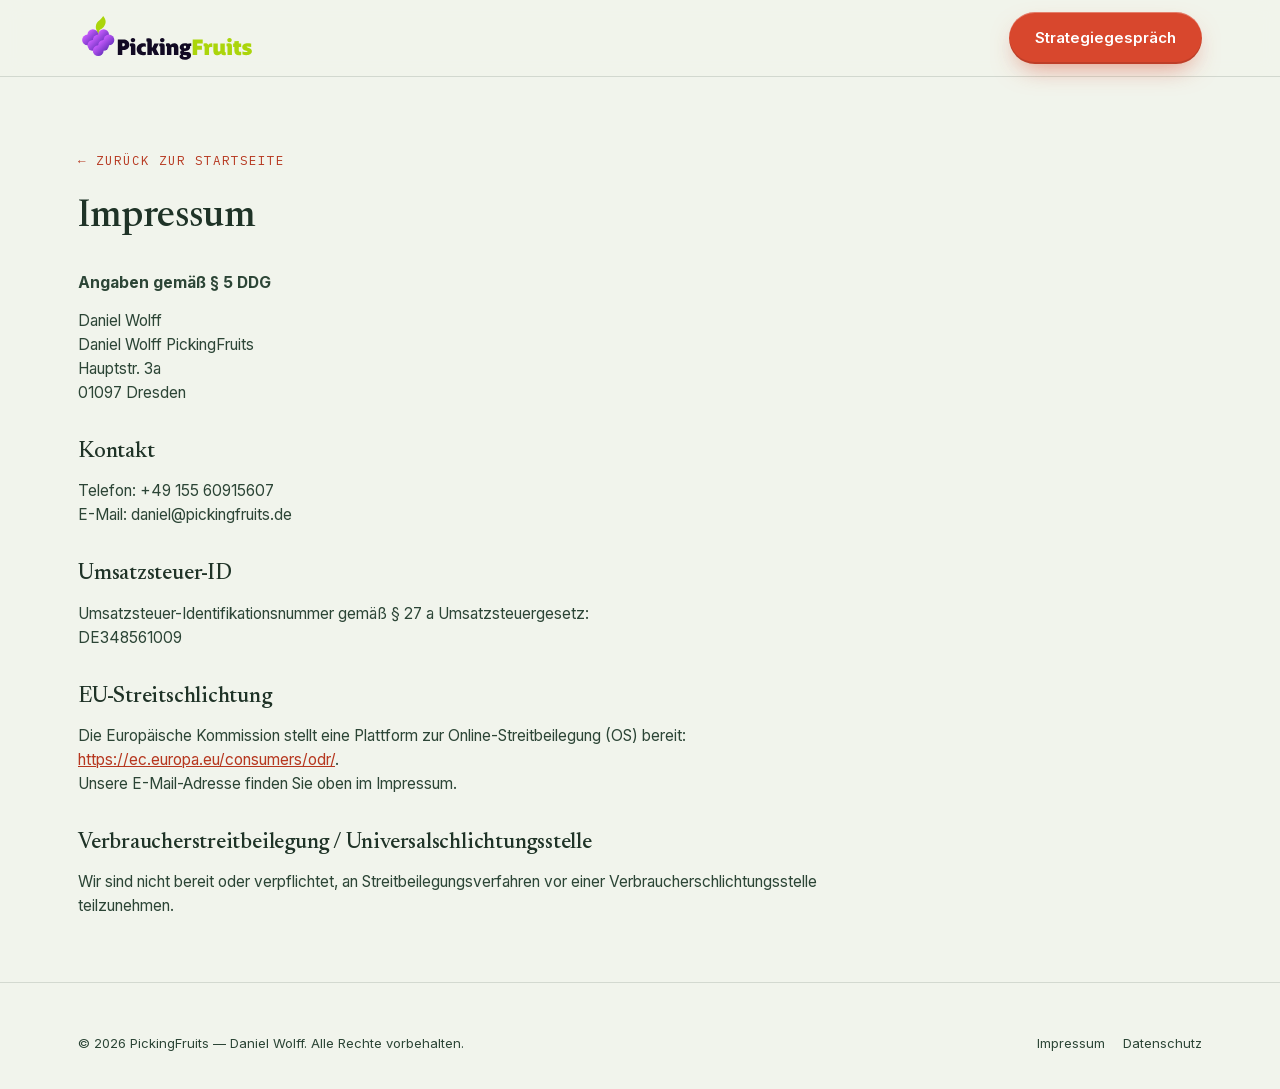
<file: site/impressum.html>
<!DOCTYPE html>
<html lang="de">
<head>
<meta charset="UTF-8">
<meta name="viewport" content="width=device-width, initial-scale=1.0">
<title>Impressum | PickingFruits</title>
<meta name="description" content="Impressum von PickingFruits, Daniel Wolff, Dresden.">
<meta name="robots" content="noindex, follow">
<meta name="theme-color" content="#F1F4EC">
<link rel="canonical" href="https://pickingfruits.de/impressum.html">
<link rel="icon" href="assets/favicon.svg" type="image/svg+xml">
<link rel="icon" href="assets/favicon-48.png" type="image/png" sizes="48x48">
<link rel="icon" href="favicon.ico" sizes="48x48">
<link rel="apple-touch-icon" href="assets/apple-touch-icon.png">
<link rel="preload" href="assets/fonts/inter-var.woff2" as="font" type="font/woff2" crossorigin>
<link rel="preload" href="assets/fonts/newsreader-var.woff2" as="font" type="font/woff2" crossorigin>
<link rel="stylesheet" href="css/styles.css?v=22">
</head>
<body>

<header>
  <div class="wrap">
    <nav>
      <a href="index.html#start" class="logo-mark" aria-label="PickingFruits Startseite">
        <img src="assets/logo.svg?v=2" alt="PickingFruits Logo" width="192" height="56">
      </a>
      <div class="nav-cta">
        <a href="index.html#kontakt" class="btn">Strategiegespräch</a>
      </div>
    </nav>
  </div>
</header>

<main>
  <section class="legal">
    <div class="wrap">
      <a class="back" href="index.html">← Zurück zur Startseite</a>
      <h1>Impressum</h1>
      <div class="legal-body">
        <p><strong>Angaben gemäß § 5 DDG</strong></p>
        <p>
          Daniel Wolff<br>
          Daniel Wolff PickingFruits<br>
          Hauptstr. 3a<br>
          01097 Dresden
        </p>
        <h2>Kontakt</h2>
        <p>
          Telefon: +49 155 60915607<br>
          E-Mail: daniel@pickingfruits.de
        </p>
        <h2>Umsatzsteuer-ID</h2>
        <p>
          Umsatzsteuer-Identifikationsnummer gemäß § 27 a Umsatzsteuergesetz:<br>
          DE348561009
        </p>
        <h2>EU-Streitschlichtung</h2>
        <p>
          Die Europäische Kommission stellt eine Plattform zur Online-Streitbeilegung (OS) bereit:
          <a href="https://ec.europa.eu/consumers/odr/" target="_blank" rel="noopener">https://ec.europa.eu/consumers/odr/</a>.<br>
          Unsere E-Mail-Adresse finden Sie oben im Impressum.
        </p>
        <h2>Verbraucherstreitbeilegung / Universalschlichtungsstelle</h2>
        <p>Wir sind nicht bereit oder verpflichtet, an Streitbeilegungsverfahren vor einer Verbraucherschlichtungsstelle teilzunehmen.</p>
      </div>
    </div>
  </section>
</main>

<footer>
  <div class="wrap">
    <div class="footer-bottom" style="border-top:none;padding-top:0;">
      <span>© <span id="year">2026</span> PickingFruits — Daniel Wolff. Alle Rechte vorbehalten.</span>
      <span style="display:flex;gap:18px;">
        <a href="impressum.html">Impressum</a><a href="datenschutz.html">Datenschutz</a>
      </span>
    </div>
  </div>
</footer>

<script src="js/main.js"></script>
</body>
</html>
</file>
<file: site/css/styles.css>
/* Schriften lokal ausgeliefert (kein Abruf bei Google). Nur der lateinische Zeichenbereich. */
@font-face{font-family:'Newsreader';font-style:normal;font-weight:400 600;font-display:swap;src:url('../assets/fonts/newsreader-var.woff2') format('woff2');}
@font-face{font-family:'Newsreader';font-style:italic;font-weight:400 600;font-display:swap;src:url('../assets/fonts/newsreader-italic-var.woff2') format('woff2');}
@font-face{font-family:'Inter';font-style:normal;font-weight:400 700;font-display:swap;src:url('../assets/fonts/inter-var.woff2') format('woff2');}
@font-face{font-family:'IBM Plex Mono';font-style:normal;font-weight:400;font-display:swap;src:url('../assets/fonts/ibm-plex-mono-400.woff2') format('woff2');}
@font-face{font-family:'IBM Plex Mono';font-style:normal;font-weight:500;font-display:swap;src:url('../assets/fonts/ibm-plex-mono-500.woff2') format('woff2');}

:root{
  --sage:#F1F4EC;
  --sage-deep:#E6EBDC;
  --tanne:#1F3327;
  --tanne-soft:#2C4536;
  --kohle:#23241F;
  --erdbeer:#D8472D;
  --erdbeer-deep:#B6371F;
  --maracuja:#3B2347;
  --birne:#D89A33;
  --cream-card:#FBFAF5;
  --line:rgba(31,51,39,0.14);
  --max:1180px;
}
*{box-sizing:border-box;}
html{scroll-behavior:smooth;scroll-padding-top:84px;}
body{
  margin:0;
  background:var(--sage);
  color:var(--kohle);
  font-family:'Inter',sans-serif;
  font-size:16px;
  line-height:1.55;
  -webkit-font-smoothing:antialiased;
}
img{max-width:100%;display:block;}
a{color:inherit;}
.wrap{max-width:var(--max);margin:0 auto;padding:0 28px;}
h1,h2,h3{font-family:'Newsreader',serif;font-weight:500;color:var(--tanne);margin:0;letter-spacing:-0.01em;}
em{font-style:italic;color:var(--erdbeer);}
.muted{color:rgba(31,51,39,0.45);}

/* accessibility */
:focus-visible{outline:2px solid var(--erdbeer);outline-offset:3px;border-radius:3px;}
.skip-link{
  position:absolute;left:-9999px;top:0;z-index:100;
  background:var(--tanne);color:#fff;padding:10px 16px;border-radius:0 0 8px 0;
  font-size:14px;text-decoration:none;
}
.skip-link:focus{left:0;}

.eyebrow{
  font-family:'IBM Plex Mono',monospace;
  font-size:12.5px;
  letter-spacing:0.12em;
  text-transform:uppercase;
  color:var(--erdbeer-deep);
  display:flex;align-items:center;gap:10px;
  margin-bottom:18px;
}
.eyebrow::before{content:'';width:7px;height:7px;border-radius:50%;background:var(--erdbeer);display:inline-block;}
.btn{
  display:inline-flex;align-items:center;gap:8px;
  font-family:'Inter',sans-serif;font-weight:600;font-size:15px;
  padding:14px 26px;border-radius:30px;
  background:var(--erdbeer);color:#fff;
  text-decoration:none;border:none;cursor:pointer;
  transition:transform .18s ease, background .18s ease;
}
.btn:hover{background:var(--erdbeer-deep);transform:translateY(-1px);}
.btn.ghost{background:transparent;color:var(--tanne);border:1.5px solid var(--line);}
.btn.ghost:hover{background:rgba(31,51,39,0.06);}
.btn[disabled]{opacity:.6;cursor:not-allowed;transform:none;}
.cta-row{display:flex;gap:14px;flex-wrap:wrap;align-items:center;margin-top:36px;}

/* NAV */
header{
  position:sticky;top:0;z-index:50;
  background:rgba(241,244,236,0.9);
  backdrop-filter:blur(10px);
  border-bottom:1px solid var(--line);
}
nav{display:flex;align-items:center;justify-content:space-between;padding:12px 0;}
.logo-mark{display:flex;align-items:center;text-decoration:none;}
.logo-mark img{height:52px;width:auto;}
.nav-links{display:flex;gap:28px;font-size:14.5px;font-weight:500;}
.nav-links a{text-decoration:none;color:var(--tanne-soft);padding:6px 0;border-bottom:1.5px solid transparent;transition:border-color .15s;}
.nav-links a:hover{border-color:var(--erdbeer);}
.nav-cta{display:flex;align-items:center;gap:18px;}
.burger{display:none;background:none;border:none;cursor:pointer;padding:6px;}
.burger span{display:block;width:24px;height:2px;background:var(--tanne);margin:5px 0;transition:transform .2s ease, opacity .2s ease;}
.burger[aria-expanded="true"] span:nth-child(1){transform:translateY(7px) rotate(45deg);}
.burger[aria-expanded="true"] span:nth-child(2){opacity:0;}
.burger[aria-expanded="true"] span:nth-child(3){transform:translateY(-7px) rotate(-45deg);}

/* HERO */
.hero{padding:56px 0 76px;position:relative;overflow:hidden;}
.hero-fruits{position:absolute;inset:0;pointer-events:none;z-index:0;}
.hero-fruits img{position:absolute;filter:drop-shadow(0 16px 26px rgba(31,51,39,0.18));animation:floaty 6s ease-in-out infinite;}
.hero-fruits img.f1{width:80px;top:3%;left:49%;animation-delay:.2s;animation-duration:6.5s;}
.hero-fruits img.f2{width:58px;top:86%;left:94%;animation-delay:1.4s;animation-duration:5.5s;}
.hero-fruits img.f3{width:66px;top:80%;left:44%;animation-delay:.7s;animation-duration:7s;}
.hero-fruits img.f4{width:54px;top:4%;left:94%;animation-delay:2s;animation-duration:6s;}
@keyframes floaty{0%,100%{transform:translateY(0) rotate(-2deg);}50%{transform:translateY(-24px) rotate(6deg);}}
.hero-grid{display:grid;grid-template-columns:1.05fr 0.95fr;gap:56px;align-items:center;position:relative;z-index:1;}
.pill{
  display:inline-flex;align-items:center;gap:10px;
  background:var(--cream-card);border:1px solid var(--line);border-radius:30px;
  padding:8px 16px;margin:0 0 24px;
  font-family:'IBM Plex Mono',monospace;font-size:12px;letter-spacing:.03em;color:var(--tanne-soft);
}
.pill::before{content:'';width:7px;height:7px;border-radius:50%;background:var(--erdbeer);flex-shrink:0;}
.hero h1{font-size:52px;line-height:1.08;}
.hero p.lead{font-size:18px;color:var(--tanne-soft);max-width:490px;margin:22px 0 30px;}
/* Hero-Video */
.hero-video{
  position:relative;max-width:540px;aspect-ratio:16/9;margin:0 0 26px;
  border-radius:20px;overflow:hidden;background:#12261d;
  box-shadow:0 18px 40px rgba(31,51,39,0.16);
}
.hero-video video{width:100%;height:100%;display:block;object-fit:cover;background:#12261d;}
.video-play{
  position:absolute;left:16px;bottom:16px;
  width:58px;height:58px;border-radius:50%;
  display:inline-grid;place-items:center;
  background:rgba(251,250,245,0.92);color:var(--tanne);border:none;cursor:pointer;
  box-shadow:0 10px 26px rgba(0,0,0,0.30);
  backdrop-filter:blur(6px);-webkit-backdrop-filter:blur(6px);
  transition:background .18s ease, transform .18s ease;
  animation:play-pulse 2.6s ease-out infinite;
}
.video-play:hover{background:#fff;transform:scale(1.06);}
.video-play svg{width:24px;height:24px;margin-left:3px;}
.video-play[hidden]{display:none;}
.hero-video.is-idle video{cursor:pointer;}
@keyframes play-pulse{0%{box-shadow:0 10px 26px rgba(0,0,0,0.30),0 0 0 0 rgba(251,250,245,.55);}70%{box-shadow:0 10px 26px rgba(0,0,0,0.30),0 0 0 14px rgba(251,250,245,0);}100%{box-shadow:0 10px 26px rgba(0,0,0,0.30),0 0 0 0 rgba(251,250,245,0);}}

/* LEAD CARD (Formular im Hero) */
.lead-card{
  background:var(--tanne);border-radius:26px;padding:8px;
  box-shadow:0 26px 54px rgba(31,51,39,0.18);
}
.lead-head{display:flex;align-items:center;gap:12px;padding:13px 18px 15px;color:#fff;}
.lead-avatar{
  width:40px;height:40px;border-radius:50%;flex-shrink:0;
  object-fit:cover;object-position:50% 20%;background:#0d0d0d;
  border:2px solid rgba(255,255,255,0.3);
}
.lead-head strong{display:block;font-size:14.5px;font-weight:600;line-height:1.25;}
.lead-head span{display:block;font-size:12.5px;color:rgba(241,244,236,0.72);line-height:1.3;}
.lead-card .contact-form{border:none;border-radius:19px;padding:26px 26px 22px;}

/* FORM */
.contact-form{background:var(--cream-card);border:1px solid var(--line);border-radius:18px;padding:32px;}
.field{margin-bottom:15px;}
.field label{display:block;font-size:12.5px;font-family:'IBM Plex Mono',monospace;text-transform:uppercase;letter-spacing:.05em;color:var(--tanne-soft);margin-bottom:7px;}
.field input, .field textarea, .field select{
  width:100%;padding:13px 14px;border-radius:10px;border:1px solid var(--line);
  background:#fff;font-family:'Inter',sans-serif;font-size:16px;color:var(--kohle);
}
.field select{
  appearance:none;-webkit-appearance:none;cursor:pointer;padding-right:40px;
  background-image:url("data:image/svg+xml,%3Csvg xmlns='http://www.w3.org/2000/svg' width='12' height='8' viewBox='0 0 12 8'%3E%3Cpath d='M1 1.5l5 5 5-5' fill='none' stroke='%232C4536' stroke-width='1.8' stroke-linecap='round' stroke-linejoin='round'/%3E%3C/svg%3E");
  background-repeat:no-repeat;background-position:right 14px center;
}
.field select:invalid{color:#7a847d;}
.field input:focus, .field textarea:focus, .field select:focus{border-color:var(--erdbeer);outline:none;}
.field textarea{min-height:96px;resize:vertical;}
.field .opt{text-transform:none;letter-spacing:0;color:var(--tanne-soft);opacity:.7;}
/* honeypot: hidden from humans, available to bots */
.hp{position:absolute !important;left:-9999px !important;width:1px;height:1px;overflow:hidden;}
.contact-form .btn{width:100%;justify-content:center;margin-top:4px;padding:16px 26px;}
.form-note{margin:14px 0 0;font-size:12.5px;line-height:1.55;color:var(--tanne-soft);}
.form-note a{color:var(--erdbeer-deep);font-weight:600;text-decoration:none;border-bottom:1.5px solid transparent;transition:border-color .15s;}
.form-note a:hover{border-color:var(--erdbeer);}
.form-msg{display:none;margin-top:16px;padding:14px 16px;border-radius:10px;font-size:14px;line-height:1.45;}
.form-msg.show{display:block;}
.form-msg.ok{background:rgba(31,51,39,0.07);color:var(--tanne);border:1px solid var(--line);}
.form-msg.err{background:rgba(216,71,45,0.10);color:var(--erdbeer-deep);border:1px solid rgba(216,71,45,0.30);}

section{padding:78px 0;}
.divider{border-top:1px solid var(--line);}
.section-head{display:flex;justify-content:space-between;align-items:flex-end;margin-bottom:40px;flex-wrap:wrap;gap:16px;}
.section-head h2{font-size:36px;max-width:620px;line-height:1.12;}
.section-head p{color:var(--tanne-soft);max-width:380px;font-size:15px;margin:0;}
.section-intro{color:var(--tanne-soft);font-size:16.5px;max-width:680px;margin:-18px 0 38px;}

/* FIT: fuer wen / fuer wen nicht */
.fit-grid{display:grid;grid-template-columns:1.15fr 1fr;gap:20px;align-items:stretch;}
.fit-card{border-radius:22px;padding:38px 36px;}
.fit-card.yes{background:var(--tanne);color:#fff;display:flex;flex-direction:column;}
.fit-card.no{background:var(--cream-card);border:1px solid var(--line);}
.fit-label{font-family:'IBM Plex Mono',monospace;font-size:12px;letter-spacing:.1em;text-transform:uppercase;margin:0 0 8px;}
.fit-card.yes .fit-label{color:var(--birne);}
.fit-card.no .fit-label{color:var(--tanne-soft);}
.fit-list{list-style:none;padding:0;margin:0;}
.fit-list li{display:flex;gap:14px;align-items:flex-start;padding:17px 0;font-size:15.5px;line-height:1.5;}
.fit-list li + li{border-top:1px solid rgba(255,255,255,0.13);}
.fit-card.no .fit-list li + li{border-top-color:var(--line);}
.fit-card.no .fit-list li{color:var(--tanne-soft);}
.fit-icon{width:26px;height:26px;border-radius:50%;flex-shrink:0;display:grid;place-items:center;margin-top:1px;}
.fit-icon svg{width:14px;height:14px;}
.fit-card.yes .fit-icon{background:var(--birne);color:var(--tanne);}
.fit-card.no .fit-icon{background:var(--sage-deep);color:var(--tanne-soft);}
.fit-card.yes .cta-row{margin-top:auto;padding-top:26px;}
.fit-soft{margin:18px 0 0;font-size:13.5px;line-height:1.55;color:var(--tanne-soft);}

/* CASES */
.case-card{
  background:var(--cream-card);
  border:1px solid var(--line);
  border-radius:22px;
  padding:42px;
  position:relative;
}
.case-card.hero-case{display:grid;grid-template-columns:1.05fr 0.95fr;gap:44px;align-items:start;}
.case-card .fruit-deco{position:absolute;right:-26px;top:-42px;width:112px;opacity:0.97;pointer-events:none;z-index:2;}
.case-tag{font-family:'IBM Plex Mono',monospace;font-size:11.5px;letter-spacing:.08em;text-transform:uppercase;color:var(--erdbeer-deep);margin-bottom:14px;display:block;}
.case-card h3{font-size:30px;margin-bottom:14px;}
.case-stats{display:flex;gap:36px;margin:26px 0 16px;}
.case-stats .stat-num{font-family:'Newsreader',serif;font-size:44px;font-weight:600;color:var(--tanne);line-height:1;}
.case-stats .stat-num span{color:var(--erdbeer);}
.case-stats .stat-label{font-family:'IBM Plex Mono',monospace;font-size:11.5px;color:var(--tanne-soft);margin-top:8px;max-width:170px;}
.case-card p.desc{color:var(--tanne-soft);max-width:560px;font-size:15.5px;margin:0;}
.case-note{
  font-family:'IBM Plex Mono',monospace;font-size:11.5px;line-height:1.5;
  color:var(--tanne-soft);border-top:1px solid var(--line);
  padding:14px 0 0;margin:4px 0 0;max-width:560px;
}
.case-note b{color:var(--tanne);font-weight:500;}
.case-next{
  margin-top:22px;
  background:transparent;border:1.5px dashed var(--line);border-radius:20px;
  padding:26px 32px;display:flex;align-items:center;justify-content:space-between;gap:24px;flex-wrap:wrap;
}
.case-next .tag{font-family:'IBM Plex Mono',monospace;font-size:11.5px;color:var(--birne);text-transform:uppercase;letter-spacing:.08em;display:block;margin-bottom:6px;}
.case-next h3{font-size:22px;}
.case-next p{margin:6px 0 0;font-size:14.5px;color:var(--tanne-soft);}
.case-next .next-cta{margin:0;font-size:14.5px;color:var(--tanne-soft);}
.case-next .next-cta a{color:var(--erdbeer-deep);font-weight:600;text-decoration:none;white-space:nowrap;border-bottom:1.5px solid transparent;transition:border-color .15s;}
.case-next .next-cta a:hover{border-color:var(--erdbeer);}

/* details / accordion */
details.more{margin-top:18px;}
details.more > summary{
  list-style:none;cursor:pointer;display:inline-flex;align-items:center;gap:10px;
  font-family:'Inter',sans-serif;font-size:14px;font-weight:600;
  color:var(--erdbeer-deep);background:transparent;
  border:1.5px solid var(--erdbeer);border-radius:30px;padding:9px 12px 9px 18px;
  transition:background .18s ease,color .18s ease,transform .18s ease,box-shadow .18s ease;
}
details.more > summary::-webkit-details-marker{display:none;}
details.more > summary::after{
  content:'+';display:inline-grid;place-items:center;width:22px;height:22px;border-radius:50%;
  background:var(--erdbeer);color:#fff;font-size:16px;font-weight:600;line-height:1;
  transition:transform .25s ease,background .18s ease,color .18s ease;
}
details.more[open] > summary::after{content:'\2212';}
details.more[open] > summary{margin-bottom:16px;}
details.more > summary:hover{background:var(--erdbeer);color:#fff;transform:translateY(-1px);box-shadow:0 8px 20px rgba(216,71,45,.25);}
details.more > summary:hover::after{background:#fff;color:var(--erdbeer);}
/* Aufklapp-Buttons: regelmäßiger Lichtstreifen und pulsierendes Plus, damit sie als klickbar erkennbar sind */
details.more > summary{position:relative;overflow:hidden;isolation:isolate;}
details.more > summary::before{
  content:'';position:absolute;z-index:-1;top:0;bottom:0;left:-40%;width:30%;
  background:linear-gradient(100deg, transparent, rgba(216,71,45,.22), transparent);
  transform:skewX(-18deg);animation:btn-sweep 4.2s ease-in-out 1.4s infinite;pointer-events:none;
}
details.more[open] > summary::before{animation:none;display:none;}
details.more:not([open]) > summary::after{animation:more-pulse 2.6s ease-out infinite;}
@keyframes more-pulse{0%{box-shadow:0 0 0 0 rgba(216,71,45,.5);}70%{box-shadow:0 0 0 9px rgba(216,71,45,0);}100%{box-shadow:0 0 0 0 rgba(216,71,45,0);}}

/* growth chart */
.chart-box{
  position:relative;
  background:#fff;
  border:1px solid var(--line);
  border-radius:18px;
  padding:24px 26px 20px;
}
.chart-title{font-family:'IBM Plex Mono',monospace;font-size:11.5px;letter-spacing:.08em;text-transform:uppercase;color:var(--tanne-soft);margin:0 0 4px;}
.growth-chart{width:100%;height:auto;display:block;}
.growth-chart .bar{transform-box:fill-box;transform-origin:bottom;transform:scaleY(0);animation:growbar 1.1s cubic-bezier(.22,1,.36,1) forwards;}
.growth-chart .bar.b2{animation-delay:.25s;}
.growth-chart .bar-label{font-family:'IBM Plex Mono',monospace;font-size:11px;letter-spacing:.06em;fill:var(--tanne-soft);}
.growth-chart .bar-index{font-family:'IBM Plex Mono',monospace;font-size:12px;fill:var(--tanne);}
.growth-chart .axis{stroke:var(--line);}
.growth-chart .b1{fill:var(--tanne-soft);opacity:.30;}
.growth-chart .b2{fill:var(--erdbeer);}
.growth-chart .bar-index.light{fill:#fff;}
.chart-caption{font-family:'IBM Plex Mono',monospace;font-size:11px;line-height:1.5;color:var(--tanne-soft);margin:12px 0 0;border-top:1px solid var(--line);padding-top:12px;}
@keyframes growbar{to{transform:scaleY(1);}}

/* WHY */
.why-grid{display:grid;grid-template-columns:repeat(2,1fr);gap:20px;}
.why-card{background:var(--cream-card);border:1px solid var(--line);border-radius:18px;padding:32px 30px;}
.why-card h3{font-size:21px;margin-bottom:10px;}
.why-card p{color:var(--tanne-soft);font-size:15px;margin:0;}

/* STEPS */
.steps-grid{display:grid;grid-template-columns:repeat(3,1fr);gap:20px;}
.step-card{background:var(--cream-card);border:1px solid var(--line);border-radius:20px;padding:30px 28px 32px;display:flex;flex-direction:column;}
.step-top{display:flex;align-items:center;justify-content:space-between;gap:12px;margin-bottom:20px;}
.step-top img{width:62px;height:62px;object-fit:contain;background:var(--sage-deep);border-radius:50%;padding:10px;}
.time-pill{font-family:'IBM Plex Mono',monospace;font-size:11px;letter-spacing:.05em;text-transform:uppercase;color:var(--tanne-soft);background:var(--sage-deep);border-radius:20px;padding:6px 12px;white-space:nowrap;}
.step-index{font-family:'IBM Plex Mono',monospace;font-size:12px;color:var(--erdbeer-deep);margin-bottom:8px;display:block;}
.step-card h3{font-size:23px;margin-bottom:10px;}
.step-card p{color:var(--tanne-soft);font-size:15px;margin:0;}

/* PROMISE strip */
.promise{background:var(--tanne);color:var(--sage);border-radius:24px;padding:54px 50px;}
.promise .wrap-inner{display:grid;grid-template-columns:1fr 1.4fr;gap:40px;align-items:center;}
.promise h2{color:#fff;font-size:32px;max-width:340px;}
.promise-list{display:grid;grid-template-columns:1fr;gap:18px;}
.promise-item{font-size:14.5px;display:flex;gap:12px;align-items:flex-start;}
.promise-item .dot{width:8px;height:8px;border-radius:50%;background:var(--erdbeer);margin-top:6px;flex-shrink:0;}
.promise-item b{display:block;color:#fff;font-weight:600;margin-bottom:3px;font-size:15px;}
.promise-item span{color:rgba(241,244,236,0.72);}

/* ABOUT */
.about-grid{display:grid;grid-template-columns:0.7fr 1.3fr;gap:54px;align-items:start;}
.about-photo{position:relative;max-width:320px;}
.about-photo::before{
  content:'';position:absolute;
  top:18px;right:-15px;bottom:-15px;left:18px;
  background:var(--birne);border-radius:18px;z-index:0;
}
.about-photo img{
  position:relative;z-index:1;
  border-radius:18px;width:100%;height:auto;aspect-ratio:5/6;
  object-fit:cover;object-position:50% 12%;background:#0d0d0d;
  box-shadow:0 18px 40px rgba(31,51,39,0.16);
}
.about-badge{
  position:absolute;bottom:-18px;left:-18px;z-index:2;
  background:var(--maracuja);color:#fff;
  font-family:'IBM Plex Mono',monospace;font-size:11.5px;
  padding:10px 14px;border-radius:10px;line-height:1.4;
  box-shadow:0 8px 20px rgba(0,0,0,0.18);
}
.about-text h2{font-size:34px;margin-bottom:18px;line-height:1.12;}
.about-text p{color:var(--tanne-soft);font-size:16px;max-width:600px;}
.about-text p + p{margin-top:14px;}
.about-roles{display:flex;gap:30px;margin-top:30px;flex-wrap:wrap;}
.about-roles div{font-family:'IBM Plex Mono',monospace;font-size:12px;color:var(--tanne-soft);border-left:2px solid var(--erdbeer);padding-left:12px;max-width:220px;}
.about-roles b{display:block;font-family:'Inter',sans-serif;font-size:14px;color:var(--tanne);margin-bottom:4px;font-weight:600;}

/* TESTIMONIAL (aktuell ausgeblendet, siehe index.html) */
.testimonial{max-width:820px;margin:0 auto;text-align:center;}
.testimonial .quote-mark{font-family:'Newsreader',serif;font-size:60px;line-height:0.6;color:var(--erdbeer);display:block;margin-bottom:10px;}
.testimonial p{font-family:'Newsreader',serif;font-size:26px;line-height:1.4;color:var(--tanne);font-style:italic;margin:0 0 18px;}
.testimonial cite{font-family:'IBM Plex Mono',monospace;font-size:12.5px;letter-spacing:.06em;text-transform:uppercase;color:var(--tanne-soft);font-style:normal;}

/* FAQ */
.faq-list{max-width:840px;}
.faq{border-top:1px solid var(--line);}
.faq:last-child{border-bottom:1px solid var(--line);}
.faq > summary{
  list-style:none;cursor:pointer;display:flex;justify-content:space-between;align-items:center;gap:20px;
  padding:22px 0;font-family:'Newsreader',serif;font-size:20px;color:var(--tanne);
}
.faq > summary::-webkit-details-marker{display:none;}
.faq > summary::after{content:'+';font-family:'IBM Plex Mono',monospace;font-size:20px;color:var(--erdbeer-deep);flex-shrink:0;}
.faq[open] > summary::after{content:'\2212';}
.faq > summary:hover{color:var(--erdbeer-deep);}
.faq > p{margin:0 0 22px;color:var(--tanne-soft);font-size:15.5px;max-width:740px;}

/* CONTACT */
.contact-grid{display:grid;grid-template-columns:1fr 1fr;gap:54px;align-items:start;}
.contact-text h2{font-size:36px;max-width:440px;margin-bottom:16px;line-height:1.12;}
.contact-text p{color:var(--tanne-soft);max-width:440px;margin-bottom:24px;}
.contact-points{list-style:none;padding:0;margin:0 0 28px;display:flex;flex-direction:column;gap:12px;max-width:440px;}
.contact-points li{display:flex;gap:12px;align-items:flex-start;font-size:15px;color:var(--tanne-soft);}
.contact-points .fit-icon{background:var(--tanne);color:#fff;}
.price-note{font-family:'IBM Plex Mono',monospace;font-size:13px;color:var(--tanne-soft);border-top:1px solid var(--line);padding-top:18px;margin-top:30px;max-width:440px;}

/* LEGAL PAGES */
.legal{padding:70px 0 50px;}
.legal .back{font-family:'IBM Plex Mono',monospace;font-size:12.5px;text-transform:uppercase;letter-spacing:.08em;color:var(--erdbeer-deep);text-decoration:none;display:inline-block;margin-bottom:18px;}
.legal h1{font-size:38px;margin-bottom:24px;}
.legal h2{font-size:22px;margin:30px 0 10px;}
.legal-body{max-width:760px;color:var(--tanne-soft);font-size:15.5px;}
.legal-body p{margin:0 0 14px;}
.legal-body a{color:var(--erdbeer-deep);}

/* FOOTER */
footer{padding:50px 0 36px;border-top:1px solid var(--line);}
.footer-grid{display:grid;grid-template-columns:1.3fr 1fr 1fr;gap:40px;margin-bottom:36px;}
.footer-logo{display:flex;align-items:center;gap:10px;margin-bottom:14px;}
.footer-logo img{height:34px;}
footer p{color:var(--tanne-soft);font-size:14px;max-width:280px;}
footer h4{font-family:'IBM Plex Mono',monospace;font-size:12px;text-transform:uppercase;letter-spacing:.07em;color:var(--erdbeer-deep);margin-bottom:14px;}
footer ul{list-style:none;padding:0;margin:0;display:flex;flex-direction:column;gap:9px;}
footer ul a, footer ul li{text-decoration:none;color:var(--tanne-soft);font-size:14.5px;}
footer ul a:hover{color:var(--erdbeer);}
.footer-fruits{display:flex;gap:14px;margin-top:16px;}
.footer-fruits img{width:46px;height:46px;object-fit:contain;filter:drop-shadow(0 6px 10px rgba(31,51,39,0.18));}
.footer-bottom{display:flex;justify-content:space-between;border-top:1px solid var(--line);padding-top:22px;font-size:13px;color:var(--tanne-soft);flex-wrap:wrap;gap:10px;}
.footer-bottom a{text-decoration:none;}
.footer-bottom a:hover{color:var(--erdbeer);}

/* STICKY CTA (nur mobil) */
.sticky-cta{
  position:fixed;left:0;right:0;bottom:0;z-index:60;
  display:none;gap:10px;align-items:center;
  padding:10px 16px calc(10px + env(safe-area-inset-bottom));
  background:rgba(241,244,236,0.95);backdrop-filter:blur(10px);
  border-top:1px solid var(--line);
  transform:translateY(110%);transition:transform .25s ease;
}
.sticky-cta.show{transform:translateY(0);}
.sticky-cta .btn{flex:1.35;justify-content:center;padding:13px 12px;font-size:14.5px;white-space:nowrap;}
.sticky-cta .btn.ghost{flex:1;}

@media (max-width: 880px){
  .nav-links{
    display:none;position:absolute;top:100%;left:0;right:0;
    flex-direction:column;gap:0;
    background:var(--sage);border-bottom:1px solid var(--line);
    padding:8px 28px 18px;
  }
  .nav-links.open{display:flex;}
  .nav-links a{padding:12px 0;border-bottom:1px solid var(--line);}
  .burger{display:block;}
  .nav-cta .btn{display:none;}
  .logo-mark img{height:42px;}
  .hero-fruits{display:none;}
  .hero-grid,.about-grid,.contact-grid,.promise .wrap-inner,.why-grid,.fit-grid,.steps-grid,.case-card.hero-case{grid-template-columns:1fr;}
  .hero-grid{gap:36px;}
  .hero h1{font-size:38px;}
  .about-photo{max-width:300px;}
  .promise{padding:38px 26px;}
  .footer-grid{grid-template-columns:1fr 1fr;gap:30px 24px;}
  .footer-grid > div:first-child{grid-column:1 / -1;}
  .section-intro{margin-top:0;}
  .case-card.hero-case{gap:30px;}
  .sticky-cta{display:flex;}
  body{padding-bottom:78px;}
}
@media (max-width:560px){
  section{padding:52px 0;}
  header .wrap{padding:0 20px;}
  .logo-mark img{height:38px;}
  .hero{padding:32px 0 48px;}
  .pill{margin-bottom:18px;font-size:11.5px;padding:7px 14px;}
  .hero h1{font-size:31px;line-height:1.12;}
  .hero p.lead{font-size:16.5px;margin:18px 0 24px;}
  .lead-head{padding:12px 14px 14px;}
  .lead-card .contact-form{padding:22px 18px 20px;}
  .section-head{margin-bottom:26px;}
  .section-head h2,.about-text h2,.contact-text h2{font-size:27px;}
  .section-intro{font-size:15.5px;}
  .fit-card{padding:28px 22px;}
  .fit-list li{font-size:15px;padding:15px 0;}
  .why-card{padding:26px 24px;}
  .case-card{padding:28px 22px;}
  .case-card h3{font-size:26px;}
  .case-card .fruit-deco{width:68px;right:-4px;top:-34px;}
  .why-grid,.steps-grid{gap:16px;}
  .case-stats{gap:20px;}
  .case-stats .stat-num{font-size:31px;white-space:nowrap;}
  .case-stats .stat-label{font-size:10.5px;}
  .chart-box{padding:20px 18px 16px;}
  .case-next{padding:22px 22px;}
  .step-card{padding:26px 22px 28px;}
  .promise{padding:32px 22px;}
  .promise h2{font-size:25px;}
  .promise-list{grid-template-columns:1fr;gap:16px;}
  .testimonial p{font-size:21px;}
  .faq > summary{font-size:17.5px;padding:18px 0;}
  .contact-form{padding:24px 20px;}
  .contact-grid{gap:34px;}
  .cta-row .btn{width:100%;justify-content:center;}
  footer{padding:44px 0 32px;}
  .footer-fruits{gap:12px;margin-top:14px;}
  .footer-fruits img{width:42px;height:42px;}
  .footer-bottom{flex-direction:column;align-items:flex-start;gap:14px;}
  .wrap{padding:0 20px;}
}
@media (prefers-reduced-motion: reduce){
  html{scroll-behavior:auto;}
  .hero-fruits img{animation:none;}
  .growth-chart .bar{animation:none;transform:none;}
  .sticky-cta{transition:none;}
}

/* ==========================================================
   BEWEGUNG: weiches Einblenden, Wort-Reveal, Button-Glanz
   Alles läuft über transform/opacity (flüssig, auch mobil).
   Ohne JavaScript oder bei "Bewegung reduzieren" bleibt alles
   statisch sichtbar.
   ========================================================== */
:root{--ease-glide:cubic-bezier(.19,1,.22,1);--dur-reveal:1.1s;}

/* Kopfleiste blendet beim Laden ein */
@keyframes header-in{from{opacity:0;transform:translateY(-10px);}to{opacity:1;transform:none;}}
header{animation:header-in .9s var(--ease-glide) both;}

/* Buttons: Tiefe und Glanz */
.btn{position:relative;overflow:hidden;isolation:isolate;transition:transform .35s var(--ease-glide), background .2s ease, box-shadow .35s ease;}
.btn:not(.ghost){box-shadow:inset 0 1px 0 rgba(255,255,255,.3), inset 0 -2px 0 rgba(0,0,0,.12), 0 .7em 1.7em -.6em rgba(216,71,45,.6);}
.btn:not(.ghost):hover{box-shadow:inset 0 1px 0 rgba(255,255,255,.34), inset 0 -2px 0 rgba(0,0,0,.14), 0 1em 2.1em -.6em rgba(216,71,45,.72);transform:translateY(-2px);}
.btn.shine::before{
  content:'';position:absolute;z-index:-1;top:0;bottom:0;left:-40%;width:30%;
  background:linear-gradient(100deg, transparent, rgba(255,255,255,.55), transparent);
  opacity:0;transform:skewX(-18deg);pointer-events:none;
  animation:btn-sweep 4.2s ease-in-out 1.5s infinite;
}
@keyframes btn-sweep{0%{opacity:0;left:-40%;}8%{opacity:1;}28%{opacity:1;left:120%;}30%,100%{opacity:0;left:120%;}}

/* Pille: leise pulsierender Punkt */
@keyframes live-pulse{0%,100%{box-shadow:0 0 0 0 rgba(216,71,45,.55);}60%{box-shadow:0 0 0 .5em rgba(216,71,45,0);}}
.pill::before{animation:live-pulse 2.4s ease-out infinite;}

/* Einblenden beim Scrollen */
.js [data-reveal]{
  opacity:0;transform:translateY(1.4em);
  transition:opacity .9s var(--ease-glide) var(--d,0s), transform var(--dur-reveal) var(--ease-glide) var(--d,0s);
}
.js [data-reveal].is-in{opacity:1;transform:none;}

/* Bild-Reveal: von unten aufdecken, Bild setzt sich leicht */
.js [data-reveal="clip"]{
  opacity:1;transform:none;
  clip-path:inset(calc(100% + 30px) -30px -30px -30px);
  transition:clip-path 1.2s var(--ease-glide) var(--d,0s);
}
.js [data-reveal="clip"].is-in{clip-path:inset(-30px);}
.js [data-reveal="clip"] img{transform:scale(1.12);transition:transform 1.6s var(--ease-glide) var(--d,0s);}
.js [data-reveal="clip"].is-in img{transform:none;}

/* Überschriften: Wort für Wort aus einer Maske */
@supports (overflow:clip){
  .split-w{display:inline-block;overflow:clip;overflow-clip-margin:.14em;vertical-align:top;padding:0 .06em .12em;margin:0 -.06em -.12em;}
  .split-wi{display:inline-block;transform:translateY(125%);transition:transform var(--dur-reveal) var(--ease-glide);transition-delay:calc(var(--wi,0) * 32ms);}
  .is-in .split-wi{transform:none;}
}

/* Diagramm: Balken wachsen, sobald es sichtbar wird */
.js .growth-chart .bar{animation:none;transform:scaleY(0);transition:transform 1.5s var(--ease-glide);}
.js .growth-chart .bar.b2{transition-delay:.3s;}
.js .case-card.is-in .growth-chart .bar{transform:scaleY(1);}

/* Kleine Details */
.step-top img{transition:transform .7s var(--ease-glide);}
.step-card:hover .step-top img{transform:rotate(-8deg) scale(1.08);}

@media (prefers-reduced-motion: reduce){
  header{animation:none;}
  .btn.shine::before{animation:none;display:none;}
  .video-play{animation:none;}
  details.more > summary::before{animation:none;display:none;}
  details.more > summary::after{animation:none;}
  .pill::before{animation:none;}
  .js [data-reveal], .js [data-reveal="clip"]{opacity:1;transform:none;clip-path:none;transition:none;}
  .js [data-reveal="clip"] img{transform:none;transition:none;}
  .split-wi{transform:none !important;transition:none;}
  .js .growth-chart .bar{transform:none;transition:none;}
  .step-card:hover .step-top img{transform:none;}
}

/* LEISTUNGEN */
.service-grid{display:grid;grid-template-columns:repeat(2,1fr);gap:20px;}
.service-card{display:flex;gap:22px;align-items:flex-start;background:var(--cream-card);border:1px solid var(--line);border-radius:20px;padding:30px 30px 32px;}
.service-card > img{width:64px;height:64px;flex-shrink:0;object-fit:contain;background:var(--sage-deep);border-radius:50%;padding:11px;transition:transform .7s var(--ease-glide);}
.service-card:hover > img{transform:rotate(-8deg) scale(1.08);}
.service-card h3{font-size:22px;margin-bottom:8px;line-height:1.2;}
.service-card p{color:var(--tanne-soft);font-size:15px;margin:0;}
@media (max-width: 880px){.service-grid{grid-template-columns:1fr;}}
@media (max-width: 560px){
  .service-grid{gap:16px;}
  .service-card{padding:24px 22px 26px;gap:16px;}
  .service-card > img{width:52px;height:52px;padding:9px;}
  .service-card h3{font-size:20px;}
}
@media (prefers-reduced-motion: reduce){.service-card:hover > img{transform:none;}}

/* --- BEWERTUNGEN: Sterne-Zeile und Kundenstimmen --- */
.rating{display:inline-flex;align-items:center;gap:10px;font-size:13px;color:var(--tanne-soft);text-decoration:none;}
.rating b{color:var(--tanne);font-weight:600;}
.rating:hover span:last-child{text-decoration:underline;}
.contact-form .rating{display:flex;justify-content:center;margin-top:14px;}
.rating-head{margin-bottom:6px;}
.stars{color:var(--birne);letter-spacing:2px;font-size:15px;line-height:1;}
.quote-grid{display:grid;grid-template-columns:repeat(3,1fr);gap:20px;}
.quote-card{background:var(--cream-card);border:1px solid var(--line);border-radius:18px;padding:30px 28px;margin:0;display:flex;flex-direction:column;gap:14px;}
.quote-card blockquote{margin:0;flex:1;}
.quote-card blockquote p{font-family:'Newsreader',serif;font-size:19px;line-height:1.45;color:var(--tanne);font-style:italic;margin:0;}
.quote-card figcaption{display:flex;flex-direction:column;gap:2px;font-size:13px;color:var(--tanne-soft);}
.quote-card figcaption b{color:var(--tanne);font-weight:600;font-size:14px;}
.quote-src{margin:22px 0 0;font-family:'IBM Plex Mono',monospace;font-size:12px;letter-spacing:.06em;text-transform:uppercase;color:var(--tanne-soft);}
@media (max-width:880px){.quote-grid{grid-template-columns:1fr;}.quote-card blockquote p{font-size:18px;}}

/* ==========================================================
   LANDINGPAGE /check (Ads-Check): eigene Bausteine
   ========================================================== */
.lp-eyebrow{font-family:'IBM Plex Mono',monospace;font-size:12px;letter-spacing:.06em;text-transform:uppercase;color:var(--erdbeer-deep);margin:0 0 18px;}
.lp-eyebrow span{color:var(--tanne-soft);margin:0 6px;}
.lp-points{list-style:none;padding:0;margin:0;display:flex;flex-direction:column;gap:10px;max-width:520px;}
.lp-points li{display:flex;gap:12px;align-items:flex-start;font-size:15px;line-height:1.5;color:var(--tanne);}
.lp-points .fit-icon{background:var(--tanne);color:#fff;width:24px;height:24px;}
.lp-quotes{margin-top:24px;}
.quote-src a{color:var(--erdbeer-deep);text-decoration:none;border-bottom:1px solid transparent;}
.quote-src a:hover{border-color:var(--erdbeer);}
.offer-grid{display:grid;grid-template-columns:1fr 1fr;gap:20px;margin-bottom:24px;}
.offer-card{background:var(--cream-card);border:1px solid var(--line);border-radius:20px;padding:34px 32px;}
.offer-card.highlight{background:var(--tanne);color:#fff;border-color:var(--tanne);}
.offer-card.highlight h3,.offer-card.highlight p{color:#fff;}
.offer-card.highlight .offer-fine{color:rgba(241,244,236,0.7);border-color:rgba(255,255,255,0.14);}
.offer-card.highlight .offer-step{color:var(--birne);}
.offer-step{display:block;font-family:'IBM Plex Mono',monospace;font-size:12px;letter-spacing:.06em;text-transform:uppercase;color:var(--erdbeer-deep);margin-bottom:12px;}
.offer-card h3{font-size:28px;margin-bottom:14px;}
.offer-card p{color:var(--tanne-soft);font-size:16px;line-height:1.6;margin:0;}
.offer-card p b{color:inherit;font-weight:700;}
.offer-fine{font-size:13.5px !important;margin-top:18px !important;padding-top:16px;border-top:1px solid var(--line);}
.lp-promise .wrap-inner{grid-template-columns:1fr 1.6fr;}
.promise-text{color:rgba(241,244,236,0.86);font-size:17px;line-height:1.6;margin:0;}
.founder-note{display:grid;grid-template-columns:260px 1fr;gap:44px;align-items:center;background:var(--cream-card);border:1px solid var(--line);border-radius:24px;padding:40px;}
.founder-photo{width:100%;aspect-ratio:4/5;object-fit:cover;object-position:top;border-radius:18px;background:#0d0d0d;}
.founder-text h2{font-size:34px;margin:6px 0 16px;}
.founder-text p{color:var(--tanne-soft);font-size:16.5px;line-height:1.6;margin:0 0 14px;}
.founder-sign{font-family:'IBM Plex Mono',monospace;font-size:12.5px;letter-spacing:.05em;text-transform:uppercase;color:var(--tanne-soft);margin-top:22px !important;}
.founder-sign span{display:block;font-family:'Newsreader',serif;font-style:italic;font-size:30px;letter-spacing:0;text-transform:none;color:var(--tanne);margin-bottom:4px;}
.lp-footer{padding:26px 0;}
.lp-footer .footer-bottom{border-top:none;padding-top:0;}
@media (max-width:880px){
  .offer-grid{grid-template-columns:1fr;}
  .offer-card{padding:28px 24px;}
  .founder-note{grid-template-columns:1fr;padding:24px;gap:22px;}
  .founder-photo{max-width:220px;}
  .lp-promise .wrap-inner{grid-template-columns:1fr;}
  .lp-points{margin-bottom:28px;}
}
.fit-soft a{color:var(--erdbeer-deep);font-weight:600;text-decoration:none;border-bottom:1.5px solid transparent;}
.fit-soft a:hover{border-color:var(--erdbeer);}
.case-card + .case-card{margin-top:22px;}
.case-title{color:inherit;text-decoration:none;background-image:linear-gradient(var(--erdbeer),var(--erdbeer));background-repeat:no-repeat;background-size:0 2px;background-position:0 94%;transition:background-size .35s var(--ease-glide),color .2s ease;padding-bottom:2px;}
.case-title:hover{color:var(--erdbeer-deep);background-size:100% 2px;}
.case-title::after{content:'\2197';font-family:'IBM Plex Mono',monospace;font-size:.5em;vertical-align:super;margin-left:.3em;color:var(--tanne-soft);opacity:.7;transition:color .2s ease,opacity .2s ease;}
.case-title:hover::after{color:var(--erdbeer-deep);opacity:1;}


/* ==========================================================
   PREISE, VERSPRECHEN-ABSCHNITT, ANTWORTSEITEN
   ========================================================== */
.price-grid{display:grid;grid-template-columns:1.1fr 1fr;gap:24px;align-items:start;}
.price-table-wrap{background:var(--cream-card);border:1px solid var(--line);border-radius:20px;padding:30px 30px 24px;}
.price-lead{font-family:'Newsreader',serif;font-size:21px;line-height:1.4;color:var(--tanne);margin:0 0 20px;}
.price-table{width:100%;border-collapse:collapse;font-size:15.5px;}
.price-table th{text-align:left;font-family:'IBM Plex Mono',monospace;font-size:11.5px;letter-spacing:.08em;text-transform:uppercase;color:var(--tanne-soft);font-weight:500;padding:0 0 10px;border-bottom:1px solid var(--line);}
.price-table td{padding:14px 0;border-bottom:1px solid var(--line);color:var(--tanne);vertical-align:top;}
.price-table td:last-child{text-align:right;}
.price-table td b{font-family:'Newsreader',serif;font-size:22px;font-weight:600;color:var(--erdbeer-deep);}
.price-fine{font-size:13px;line-height:1.55;color:var(--tanne-soft);margin:16px 0 0;}
.price-rules{display:flex;flex-direction:column;gap:12px;}
.price-rule{background:var(--cream-card);border:1px solid var(--line);border-radius:16px;padding:18px 20px;display:flex;flex-direction:column;gap:4px;}
.price-rule b{font-size:15.5px;color:var(--tanne);}
.price-rule span{font-size:14.5px;line-height:1.55;color:var(--tanne-soft);}
.price-rule span a{color:var(--erdbeer-deep);font-weight:600;text-decoration:none;}
.price-rule.founder{background:var(--tanne);border-color:var(--tanne);}
.price-rule.founder b{color:var(--birne);}
.price-rule.founder span{color:rgba(241,244,236,0.86);}
.price-note a{color:var(--erdbeer-deep);text-decoration:none;font-weight:600;}
.section-head p a{color:var(--erdbeer-deep);font-weight:600;text-decoration:none;}
.promise.guarantee .wrap-inner{grid-template-columns:1fr 1.3fr;}
.promise.guarantee h2{font-size:34px;line-height:1.15;}
.eyebrow.light{color:var(--birne);}
.eyebrow.light::before{background:var(--birne);}
.btn.ghost.light{color:#fff;border-color:rgba(255,255,255,0.35);}
.btn.ghost.light:hover{border-color:#fff;}
.promise .cta-row{margin-top:22px;}
.foot-links{font-size:14px;color:var(--tanne-soft);margin:0 0 14px;}
.foot-links a{color:var(--tanne-soft);text-decoration:none;}
.foot-links a:hover{color:var(--erdbeer);}
.answer-hero .lead{max-width:560px;}
.answer-list{list-style:none;padding:0;margin:0;display:grid;grid-template-columns:1fr 1fr;gap:16px;}
.answer-list li{background:var(--cream-card);border:1px solid var(--line);border-radius:18px;padding:24px 26px;}
.answer-list li a{font-family:'Newsreader',serif;font-size:23px;color:var(--tanne);text-decoration:none;}
.answer-list li a:hover{color:var(--erdbeer-deep);}
.answer-list li p{margin:8px 0 0;font-size:14.5px;color:var(--tanne-soft);}
.answer-list li.soon{opacity:.6;}
.compare{width:100%;border-collapse:collapse;font-size:14.5px;background:var(--cream-card);border:1px solid var(--line);border-radius:18px;overflow:hidden;}
.compare th,.compare td{padding:14px 16px;border-bottom:1px solid var(--line);text-align:left;vertical-align:top;color:var(--tanne-soft);}
.compare th{font-family:'IBM Plex Mono',monospace;font-size:11.5px;letter-spacing:.06em;text-transform:uppercase;color:var(--tanne);font-weight:500;background:var(--sage-deep);}
.compare td:first-child{color:var(--tanne);font-weight:600;}
.compare-wrap{overflow-x:auto;}
@media (max-width:880px){
  .price-grid{grid-template-columns:1fr;}
  .promise.guarantee .wrap-inner{grid-template-columns:1fr;}
  .promise.guarantee h2{font-size:28px;}
  .answer-list{grid-template-columns:1fr;}
  .price-table td b{font-size:19px;}
}
</file>
